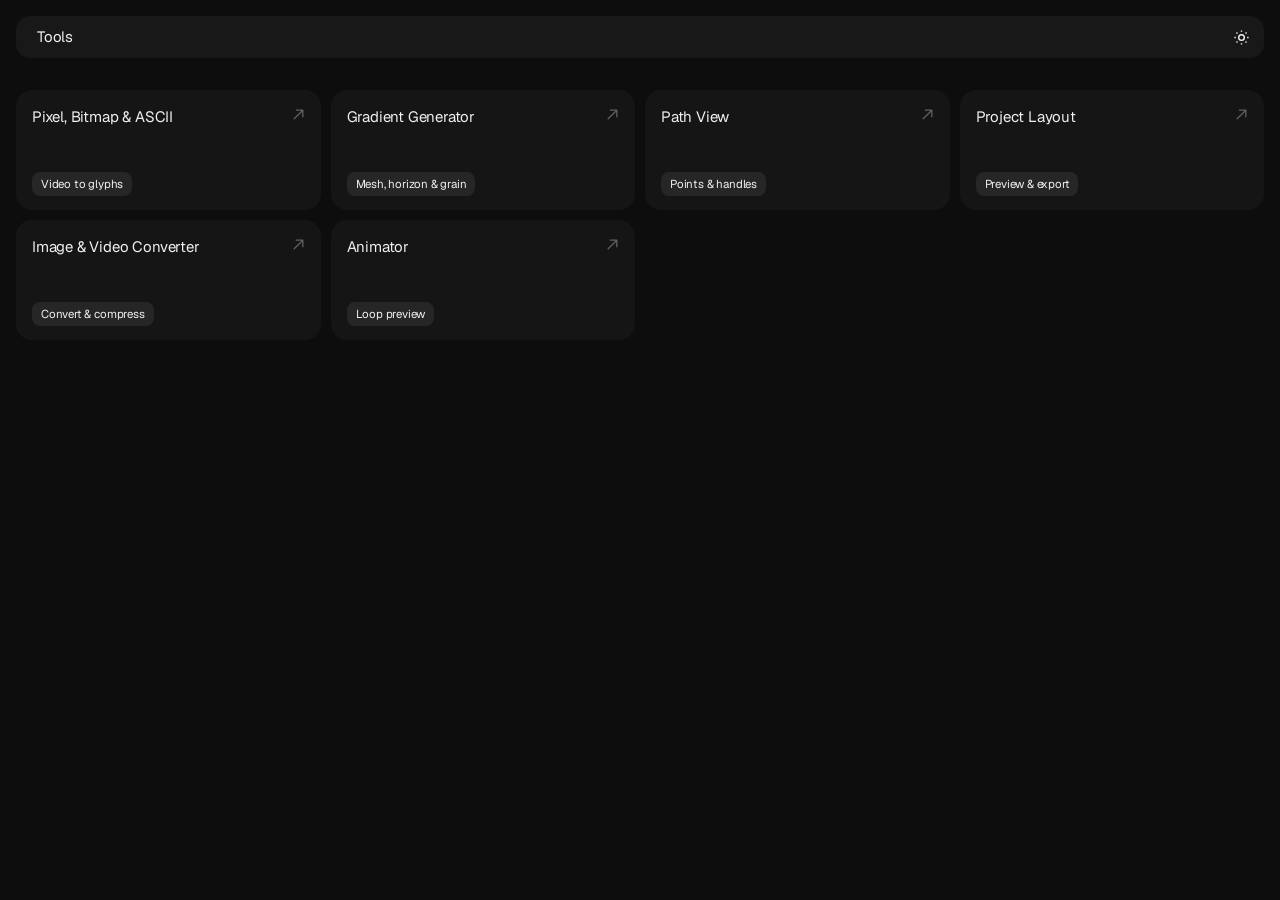
<file: index.html>
<!DOCTYPE html>
<html lang="en" data-theme="dark">
<head>
<meta charset="UTF-8">
<meta name="viewport" content="width=device-width, initial-scale=1.0">
<title>Tools – Vegar Efteland Melhus</title>
<link rel="icon" href="/tools/favicon.svg" type="image/svg+xml">
<link rel="icon" href="/tools/favicon-32.png" type="image/png" sizes="32x32">
<link rel="apple-touch-icon" href="/tools/favicon-180.png">
<meta name="robots" content="noindex, nofollow">
<link rel="stylesheet" href="/shared.css">
<style>
  body { padding: 90px 16px 40px; min-height: 100vh; }
  .hub-wrap { margin: 0; }   /* full width: lines up with the nav bar, 16px from each edge */

  /* Cards: flat tone panels. Every card is the whole click target. */
  .tool-grid { display: grid; grid-template-columns: repeat(auto-fill, minmax(260px, 1fr)); gap: 10px; }

  .tool-card {
    position: relative; display: flex; flex-direction: column; gap: 10px; min-height: 120px;
    padding: 16px 16px 14px; border-radius: var(--panel-radius); background: var(--surface);
    animation: cardIn 300ms var(--ease-out) both;
  }
  .tool-card.unavailable { opacity: 0.45; pointer-events: none; }

  .tool-card h2 { margin: 0; padding-right: 24px; font-size: 15px; font-weight: 400; }
  .tool-arrow { position: absolute; top: 18px; right: 16px; width: 13px; height: 13px; color: var(--muted); }
  .tool-foot { margin-top: auto; display: flex; gap: 6px; flex-wrap: wrap; }
  .chip { display: inline-flex; align-items: center; gap: 6px; height: 24px; padding: 0 9px;
    border-radius: 8px; background: var(--tone); font-size: 11.5px; color: var(--fg); }
  .chip .dot { width: 6px; height: 6px; border-radius: 2px; background: currentColor; }
  .chip.ok { color: #3f9b5a; } .chip.warn { color: var(--danger); }

  @keyframes cardIn { from { opacity: 0; transform: translateY(14px); } to { opacity: 1; transform: none; } }

</style>
<link rel="stylesheet" href="/tools/skin.css"><!-- last: the shared look wins -->
</head>
<body>

<div class="hub-nav">
  <div class="hub-pill" id="nav"><a href="/" class="active">Tools</a></div>
  <button class="theme-toggle-btn" id="themeToggle" title="Toggle theme">
    <svg viewBox="0 0 24 24" fill="none" stroke="currentColor" stroke-width="2" id="themeIcon">
      <path d="M21 12.79A9 9 0 1 1 11.21 3 7 7 0 0 0 21 12.79z"/>
    </svg>
  </button>
</div>

<main class="hub-wrap">
  <div class="tool-grid" id="grid"></div>
</main>

<script>
(function(){
  const root=document.documentElement, icon=document.getElementById("themeIcon");
  const sun='<circle cx="12" cy="12" r="4"/><path d="M12 2v2M12 20v2M4.93 4.93l1.41 1.41M17.66 17.66l1.41 1.41M2 12h2M20 12h2M6.34 17.66l-1.41 1.41M19.07 4.93l-1.41 1.41"/>';
  const moon='<path d="M21 12.79A9 9 0 1 1 11.21 3 7 7 0 0 0 21 12.79z"/>';
  const paint=()=>{ icon.innerHTML = root.getAttribute("data-theme")==="dark"?sun:moon; };
  const saved=localStorage.getItem("vegar-tools-theme");
  if(saved) root.setAttribute("data-theme",saved);
  paint();
  document.getElementById("themeToggle").addEventListener("click",()=>{
    const next=root.getAttribute("data-theme")==="dark"?"light":"dark";
    root.setAttribute("data-theme",next);
    localStorage.setItem("vegar-tools-theme",next); paint();
  });
})();

/* Static build for GitHub Pages: the tool list is baked in (no server).
   Emboss is left out, it needs the local Python engine. */
const TOOLS=[
 {
  "url": "tools/pixel/",
  "title": "Pixel, Bitmap & ASCII",
  "tag": "Video to glyphs",
  "icon": "M4 4h4v4H4zM10 4h4v4h-4zM16 4h4v4h-4zM4 10h4v4H4zM16 10h4v4h-4zM4 16h4v4H4zM10 16h4v4h-4z"
 },
 {
  "url": "tools/gradient/",
  "title": "Gradient Generator",
  "tag": "Mesh, horizon & grain",
  "icon": "M3 3h18v18H3zM3 12h18M3 17h18M3 7h18"
 },
 {
  "url": "tools/paths/",
  "title": "Path View",
  "tag": "Points & handles",
  "icon": "M5 19C5 9 9 5 19 5M5 19h.01M19 5h.01M5 9h4M15 19v-4"
 },
 {
  "url": "tools/layout/",
  "title": "Project Layout",
  "tag": "Preview & export",
  "icon": "M3 3h7v7H3zM14 3h7v7h-7zM3 14h7v7H3zM14 14h7v7h-7z"
 },
 {
  "url": "tools/converter/",
  "title": "Image & Video Converter",
  "tag": "Convert & compress",
  "icon": "M21 15v4a2 2 0 0 1-2 2H5a2 2 0 0 1-2-2v-4M7 10l5 5 5-5M12 15V3"
 },
 {
  "url": "tools/animator/",
  "title": "Animator",
  "tag": "Loop preview",
  "icon": "M3 4h14v12H3zM17 8l4-2v10l-4-2"
 }
];
(function(d){
  const grid=document.getElementById("grid"), nav=document.getElementById("nav");
  d.tools.forEach(function(t, i){
    const ok=t.available && t.engine_ready;

    const wrap=document.createElement(ok?"a":"div");
    if(ok) wrap.href="/"+t.url;
    wrap.className="tool-card"+(ok?"":" unavailable");
    wrap.style.animationDelay=(i*35)+"ms";
    let state="";
    if(!t.available) state="Not found";
    else if(t.engine && !t.engine_ready) state="Engine off";
    else if(t.engine) state="Local engine";
    const chips=['<span class="chip">'+t.tag+'</span>'];
    if(state) chips.push('<span class="chip '+(state==="Local engine"?"ok":"warn")+'"><i class="dot"></i>'+state+'</span>');
    wrap.innerHTML=
      '<svg class="tool-arrow" viewBox="0 0 12 12" fill="none" aria-hidden="true"><path d="M2 10L10 2M10 2H4M10 2V8" stroke="currentColor" stroke-width="1.2" stroke-linecap="round" stroke-linejoin="round"/></svg>'+
      '<h2>'+t.title+'</h2>'+
      '<div class="tool-foot">'+chips.join("")+'</div>';
    grid.appendChild(wrap);
  });
})({tools: TOOLS.map(t => Object.assign({available: true, engine_ready: true}, t))});
</script>
</body>
</html>
</file>
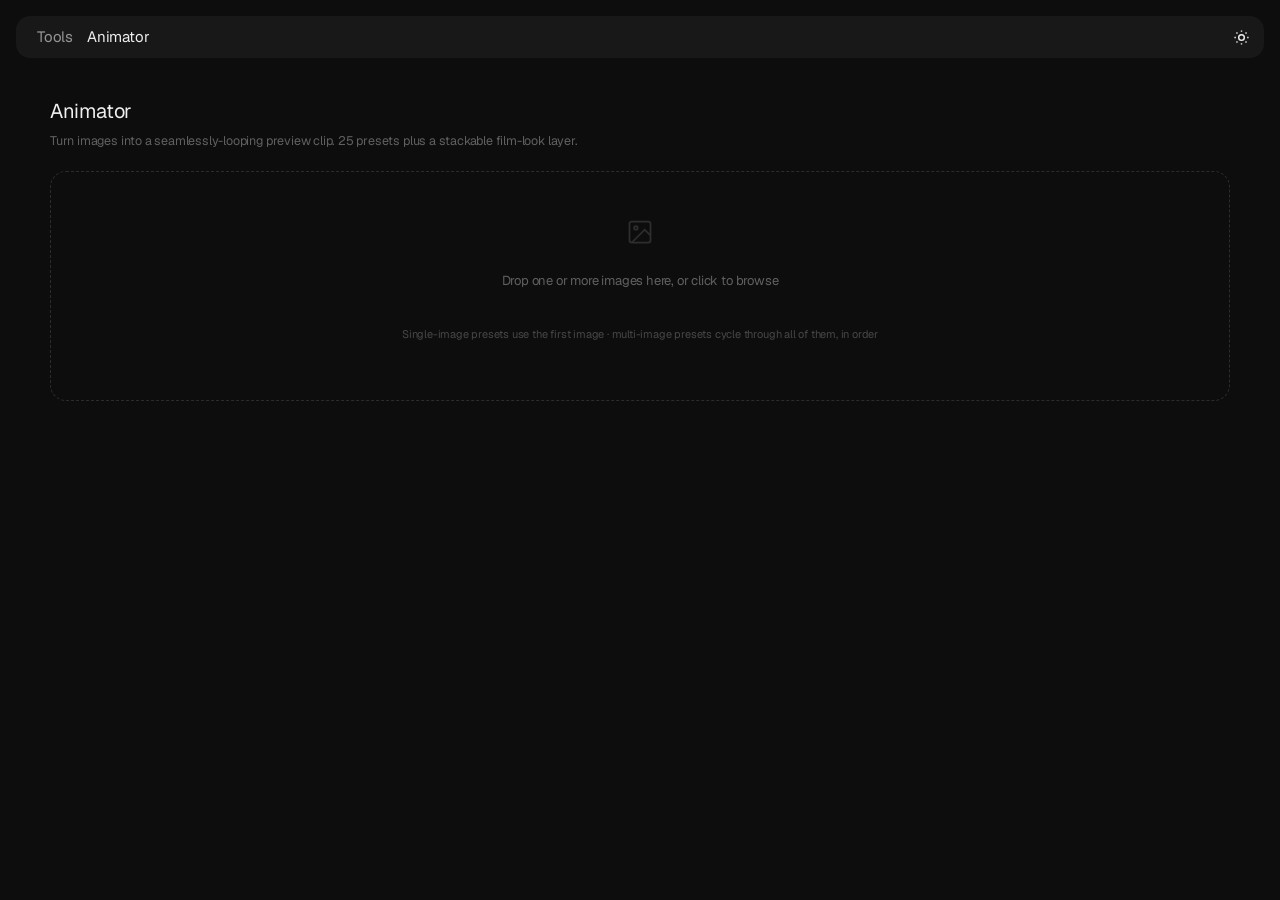
<file: tools/animator/index.html>
<!DOCTYPE html>
<html lang="en" data-theme="dark">
<head>
<meta charset="UTF-8">
<meta name="viewport" content="width=device-width, initial-scale=1.0">
<title>Animator – Tools</title>
<link rel="icon" href="/tools/favicon.svg" type="image/svg+xml">
<link rel="icon" href="/tools/favicon-32.png" type="image/png" sizes="32x32">
<link rel="apple-touch-icon" href="/tools/favicon-180.png">
<link rel="stylesheet" href="../shared.css">
<style>
  body { padding: 96px 16px 60px; }
  .wrap { max-width: 1180px; margin: 0 auto; }

  .page-head { margin-bottom: 20px; }
  .page-head h1 { font-size: 20px; font-weight: 600; margin: 0 0 6px; letter-spacing: -0.3px; }
  .page-head p { font-size: 12.5px; color: var(--muted); margin: 0; }

  .engine-note {
    font-size: 11.5px;
    color: var(--muted);
    margin-bottom: 18px;
    padding: 10px 14px;
    border: 1px solid var(--border);
    border-radius: 8px;
    background: var(--surface);
  }

  /* ─── Drop zone ─────────────────────────────────────────── */
  .drop-zone {
    display: flex;
    flex-direction: column;
    align-items: center;
    justify-content: center;
    gap: 12px;
    padding: 46px 24px;
    border: 2px dashed var(--border);
    border-radius: var(--radius);
    color: var(--muted);
    font-size: 13px;
    text-align: center;
    cursor: pointer;
    transition: border-color 200ms, background 200ms;
    margin-bottom: 18px;
  }
  .drop-zone.drag-over { border-color: var(--fg); background: rgba(128,128,128,0.06); }
  .drop-zone svg { width: 28px; height: 28px; opacity: 0.4; }
  .drop-zone .hint { font-size: 11px; opacity: 0.7; }
  input[type="file"] { display: none; }

  .thumb-strip { display: none; flex-wrap: wrap; gap: 8px; margin-bottom: 18px; }
  .thumb-strip.show { display: flex; }
  .thumb {
    position: relative;
    width: 72px; height: 72px;
    border-radius: 8px;
    overflow: hidden;
    background: var(--placeholder);
    border: 1px solid var(--border);
  }
  .thumb img { width: 100%; height: 100%; object-fit: cover; display: block; }
  .thumb .order { position: absolute; top: 4px; left: 4px; background: rgba(0,0,0,0.6); color: #fff; font-size: 9px; font-weight: 700; padding: 1px 5px; border-radius: 100px; }
  .thumb .remove {
    position: absolute; top: 4px; right: 4px;
    width: 18px; height: 18px; border-radius: 50%;
    border: none; background: rgba(0,0,0,0.6); color: #fff;
    font-size: 11px; line-height: 1; cursor: pointer;
    display: flex; align-items: center; justify-content: center;
  }
  .thumb.add-more { display: flex; align-items: center; justify-content: center; cursor: pointer; color: var(--muted); font-size: 20px; }
  .thumb.add-more:hover { color: var(--fg); }

  /* ─── Preset picker ─────────────────────────────────────── */
  .preset-section { display: none; }
  .preset-section.show { display: block; }
  .preset-group-head {
    display: flex; align-items: baseline; gap: 10px;
    margin-bottom: 8px;
  }
  .preset-group-label {
    font-size: 10px; font-weight: 600; text-transform: uppercase;
    letter-spacing: 0.5px; color: var(--muted);
  }
  .preset-group-note { font-size: 10.5px; color: var(--muted); opacity: 0.75; }

  .preset-grid {
    display: grid;
    grid-template-columns: repeat(5, 1fr);
    gap: 8px;
    margin-bottom: 18px;
  }
  @media (max-width: 980px) { .preset-grid { grid-template-columns: repeat(3, 1fr); } }
  @media (max-width: 620px) { .preset-grid { grid-template-columns: repeat(2, 1fr); } }

  .preset-card {
    padding: 11px 12px;
    border: 1px solid var(--border);
    border-radius: var(--radius);
    background: var(--surface);
    cursor: pointer;
    transition: box-shadow 200ms, border-color 200ms;
  }
  .preset-card:hover { box-shadow: var(--hover-shadow); }
  .preset-card.active { border-color: var(--fg); }
  .preset-card.disabled { opacity: 0.35; cursor: default; pointer-events: none; }
  .preset-card h3 { font-size: 12.5px; font-weight: 600; margin: 0 0 3px; }
  .preset-card p { font-size: 10.5px; color: var(--muted); margin: 0; line-height: 1.35; }

  /* ─── Workspace ─────────────────────────────────────────── */
  .workspace { display: none; gap: 20px; align-items: flex-start; flex-wrap: wrap; }
  .workspace.show { display: flex; }

  .sidebar {
    width: 290px;
    flex-shrink: 0;
    display: flex;
    flex-direction: column;
    gap: 14px;
    padding: 16px;
    border: 1px solid var(--border);
    border-radius: var(--radius);
    background: var(--surface);
  }

  .params-group { display: none; flex-direction: column; gap: 13px; }
  .params-group.active { display: flex; }

  .field { display: flex; flex-direction: column; gap: 6px; }
  .field label {
    font-size: 10px; font-weight: 600; text-transform: uppercase;
    letter-spacing: 0.5px; color: var(--muted);
    display: flex; justify-content: space-between; gap: 8px;
  }
  .field label .val { color: var(--fg); text-transform: none; letter-spacing: 0; font-weight: 500; }
  .field select, .field input[type="number"] {
    padding: 7px 10px; font-size: 12.5px; font-family: var(--font);
    border: 1px solid var(--border); border-radius: 8px;
    background: var(--bg); color: var(--fg); outline: none; width: 100%;
  }
  .field input[type="range"] {
    width: 100%; height: 4px;
    -webkit-appearance: none; appearance: none;
    background: var(--border); border-radius: 2px; outline: none;
  }
  .field input[type="range"]::-webkit-slider-thumb {
    -webkit-appearance: none;
    width: 13px; height: 13px; border-radius: 50%;
    background: var(--fg); cursor: grab;
  }
  .field input[type="color"] {
    width: 100%; height: 30px; padding: 0;
    border: 1px solid var(--border); border-radius: 8px;
    background: none; cursor: pointer;
  }

  .divider { height: 1px; background: var(--border); margin: 2px 0; }
  .section-label {
    font-size: 10px; font-weight: 600; text-transform: uppercase;
    letter-spacing: 0.5px; color: var(--muted);
  }
  .readout { font-size: 11.5px; color: var(--muted); }

  .check-row { display: flex; align-items: center; gap: 8px; font-size: 12.5px; }
  .check-row input { margin: 0; }

  .look-toggle-head {
    display: flex; align-items: center; justify-content: space-between;
    cursor: pointer; user-select: none;
  }
  .look-body { display: none; flex-direction: column; gap: 13px; margin-top: 4px; }
  .look-body.open { display: flex; }
  .look-chevron { font-size: 10px; color: var(--muted); transition: transform 200ms; }
  .look-chevron.open { transform: rotate(90deg); }

  /* ─── Preview area ──────────────────────────────────────── */
  .preview-area {
    flex: 1; min-width: 320px;
    display: flex; flex-direction: column; align-items: center; gap: 14px;
  }
  .preview-canvas-wrap {
    width: 100%;
    border: 1px solid var(--border);
    border-radius: var(--radius);
    padding: 16px;
    display: flex; align-items: center; justify-content: center;
    background: var(--bg);
    min-height: 260px;
  }
  #previewCanvas { max-width: 100%; max-height: 58vh; display: block; border-radius: 4px; }
  .export-row { display: flex; gap: 8px; align-items: center; flex-wrap: wrap; justify-content: center; }
  .rendering-note { font-size: 11px; color: var(--muted); min-height: 14px; text-align: center; }
  .progress-bar { width: 100%; max-width: 320px; height: 4px; background: var(--border); border-radius: 2px; overflow: hidden; }
  .progress-bar-fill { height: 100%; background: var(--fg); width: 0%; transition: width 150ms; }

  @media (max-width: 720px) { .sidebar { width: 100%; } }
</style>
<link rel="stylesheet" href="/tools/skin.css"><!-- last: the shared look wins -->
</head>
<body>

<div class="hub-nav">
  <div class="hub-pill">
    <a href="/">Tools</a>
    <span class="sep">&middot;</span>
    <a href="/tools/layout/">Layout</a>
    <span class="sep">&middot;</span>
    <a href="/tools/converter/">Converter</a>
    <span class="sep">&middot;</span>
    <a href="/tools/animator/" class="active">Animator</a>
    <span class="sep">&middot;</span>
    <a href="/tools/pixel/">Pixel</a>
    <span class="sep">&middot;</span>
    <a href="/tools/gradient/">Gradient</a>
    <span class="sep">&middot;</span>
    <a href="/tools/paths/">Paths</a>
  </div>
  <button class="theme-toggle-btn" id="themeToggle" title="Toggle theme">
    <svg viewBox="0 0 24 24" fill="none" stroke="currentColor" stroke-width="2" id="themeIcon"><path d="M21 12.79A9 9 0 1 1 11.21 3 7 7 0 0 0 21 12.79z"/></svg>
  </button>
</div>

<div class="wrap">
  <div class="page-head">
    <h1>Animator</h1>
    <p>Turn images into a seamlessly-looping preview clip. 25 presets plus a stackable film-look layer.</p>
  </div>


  <div id="dropZone" class="drop-zone">
    <svg viewBox="0 0 24 24" fill="none" stroke="currentColor" stroke-width="1.5"><rect x="3" y="3" width="18" height="18" rx="2"/><circle cx="8.5" cy="8.5" r="1.5"/><polyline points="21 15 16 10 5 21"/></svg>
    <p>Drop one or more images here, or click to browse</p>
    <p class="hint">Single-image presets use the first image · multi-image presets cycle through all of them, in order</p>
  </div>
  <input type="file" id="fileInput" accept="image/*" multiple>

  <div class="thumb-strip" id="thumbStrip"></div>

  <div class="preset-section" id="presetSection">
    <div class="preset-group-head">
      <span class="preset-group-label">Single Image</span>
      <span class="preset-group-note">ambient motion on one image</span>
    </div>
    <div class="preset-grid" id="presetGridSingle"></div>

    <div class="preset-group-head">
      <span class="preset-group-label">Multiple Images</span>
      <span class="preset-group-note" id="multiNote">transitions between images, needs 2+</span>
    </div>
    <div class="preset-grid" id="presetGridMulti"></div>
  </div>

  <div class="workspace" id="workspace">
    <div class="sidebar">
      <div id="paramsHost"></div>

      <div class="divider"></div>
      <div class="look-toggle-head" id="lookToggleHead">
        <span class="section-label">Film Look <span id="lookActiveCount" style="color:var(--fg);"></span></span>
        <span class="look-chevron" id="lookChevron">›</span>
      </div>
      <div class="look-body" id="lookBody"></div>

      <div class="divider"></div>
      <span class="section-label">Frame</span>
      <div class="field">
        <label>Aspect Ratio</label>
        <select id="aspectRatio">
          <option value="original">Original (first image)</option>
          <option value="1:1">Square 1:1</option>
          <option value="4:5">Portrait 4:5</option>
          <option value="3:2">Landscape 3:2</option>
          <option value="4:3">4:3</option>
          <option value="16:9">Widescreen 16:9</option>
        </select>
      </div>
      <div class="field"><label>Export Width <span class="val" id="exportWidthVal">1280px</span></label><input type="range" id="exportWidth" min="320" max="2560" step="20" value="1280"></div>
      <div class="field">
        <label>Frame Rate</label>
        <select id="fpsSelect">
          <option value="24">24 fps</option>
          <option value="30" selected>30 fps</option>
          <option value="60">60 fps</option>
        </select>
      </div>
      <button class="pill-btn" id="randomizeBtn">Surprise Me</button>
    </div>

    <div class="preview-area">
      <div class="preview-canvas-wrap">
        <canvas id="previewCanvas"></canvas>
      </div>
      <div class="rendering-note" id="renderingNote"></div>
      <div class="progress-bar" id="progressBar" style="display:none;"><div class="progress-bar-fill" id="progressFill"></div></div>
      <div class="export-row">
        <button class="pill-btn pill-btn-primary" id="exportMp4Btn">Download MP4</button>
        <button class="pill-btn" id="exportWebmBtn">Download WebM</button>
        <button class="pill-btn" id="exportGifBtn">Download GIF</button>
      </div>
    </div>
  </div>
</div>

<div class="toast" id="toast" style="position:fixed;bottom:24px;left:50%;transform:translateX(-50%) translateY(60px);background:var(--tag-bg);color:var(--tag-fg);padding:10px 20px;border-radius:100px;font-size:12px;font-weight:500;opacity:0;transition:transform 400ms var(--ease-out),opacity 400ms;pointer-events:none;z-index:600;"></div>

<script type="module">
// Isolated on purpose: only this tiny block needs an ES module (ffmpeg.wasm's
// worker requires it). Shares the vendored engine in tools/vendor instead of
// duplicating ~31MB. If this fails, only export breaks, everything else below
// runs as a plain classic script.
import { FFmpeg } from "../vendor/ffmpeg/index.js";
import { fetchFile } from "../vendor/util/index.js";
window.__ffmpegModule = { FFmpeg, fetchFile };
</script>

<script>
/* ================================================================
 * THEME (synced with hub via localStorage)
 * ================================================================ */
const root = document.documentElement;
const themeIcon = document.getElementById("themeIcon");
const sunPath = `<circle cx="12" cy="12" r="4"/><path d="M12 2v2M12 20v2M4.93 4.93l1.41 1.41M17.66 17.66l1.41 1.41M2 12h2M20 12h2M6.34 17.66l-1.41 1.41M19.07 4.93l-1.41 1.41"/>`;
const moonPath = `<path d="M21 12.79A9 9 0 1 1 11.21 3 7 7 0 0 0 21 12.79z"/>`;
function applyThemeIcon() { themeIcon.innerHTML = root.getAttribute("data-theme") === "dark" ? sunPath : moonPath; }
const savedTheme = localStorage.getItem("vegar-tools-theme");
if (savedTheme) root.setAttribute("data-theme", savedTheme);
applyThemeIcon();
document.getElementById("themeToggle").addEventListener("click", () => {
  const next = root.getAttribute("data-theme") === "dark" ? "light" : "dark";
  root.setAttribute("data-theme", next);
  localStorage.setItem("vegar-tools-theme", next);
  applyThemeIcon();
});

/* ================================================================
 * TOAST
 * ================================================================ */
const toastEl = document.getElementById("toast");
let toastTimer = null;
function showToast(msg, ms = 2400) {
  toastEl.textContent = msg;
  toastEl.style.transform = "translateX(-50%) translateY(0)";
  toastEl.style.opacity = "1";
  clearTimeout(toastTimer);
  toastTimer = setTimeout(() => { toastEl.style.transform = "translateX(-50%) translateY(60px)"; toastEl.style.opacity = "0"; }, ms);
}

/* ================================================================
 * EASING
 * Portfolio/editorial motion favours long sine & cubic ease-in-out for
 * ambient movement, with snappy curves reserved for the transition itself.
 * easeOutBack overshoots past 1 by design, callers must clamp.
 * ================================================================ */
const Easing = {
  linear: t => t,
  easeInOutQuad: t => t < 0.5 ? 2 * t * t : 1 - Math.pow(-2 * t + 2, 2) / 2,
  easeInOutCubic: t => t < 0.5 ? 4 * t * t * t : 1 - Math.pow(-2 * t + 2, 3) / 2,
  easeInOutSine: t => -(Math.cos(Math.PI * t) - 1) / 2,
  easeOutCubic: t => 1 - Math.pow(1 - t, 3),
  easeOutQuint: t => 1 - Math.pow(1 - t, 5),
  easeInCubic: t => t * t * t,
  easeOutBack: t => {
    const c1 = 1.70158, c3 = c1 + 1;
    return 1 + c3 * Math.pow(t - 1, 3) + c1 * Math.pow(t - 1, 2);
  },
};
// Symmetric 0->1->0 ramp, guaranteeing the loop's first and last frame match.
function yoyo(t) { return t < 0.5 ? t * 2 : (1 - t) * 2; }
function clamp(v, lo, hi) { return v < lo ? lo : v > hi ? hi : v; }

/* ================================================================
 * SCRATCH CANVAS POOL
 * Compositing effects need offscreen layers. Allocating a canvas per
 * frame churns memory hard during export (thousands of frames), so
 * layers are pooled by key and reused at the right size.
 * ================================================================ */
const _scratch = {};
function scratch(key, w, h) {
  let c = _scratch[key];
  if (!c) { c = _scratch[key] = document.createElement("canvas"); }
  if (c.width !== w || c.height !== h) { c.width = w; c.height = h; }
  const ctx = c.getContext("2d");
  ctx.imageSmoothingEnabled = true;
  ctx.imageSmoothingQuality = "high";
  ctx.setTransform(1, 0, 0, 1, 0, 0);
  ctx.globalAlpha = 1;
  ctx.filter = "none";
  ctx.globalCompositeOperation = "source-over";
  ctx.clearRect(0, 0, w, h);
  return { c, ctx };
}

/* ================================================================
 * IMAGE LOADING
 * ================================================================ */
let images = [];
const dropZone = document.getElementById("dropZone");
const fileInput = document.getElementById("fileInput");
const thumbStrip = document.getElementById("thumbStrip");
const presetSection = document.getElementById("presetSection");
const workspaceEl = document.getElementById("workspace");
const previewCanvas = document.getElementById("previewCanvas");
const renderingNote = document.getElementById("renderingNote");

dropZone.addEventListener("click", () => fileInput.click());
dropZone.addEventListener("dragover", e => { e.preventDefault(); dropZone.classList.add("drag-over"); });
dropZone.addEventListener("dragleave", () => dropZone.classList.remove("drag-over"));
dropZone.addEventListener("drop", e => {
  e.preventDefault();
  dropZone.classList.remove("drag-over");
  addFiles(e.dataTransfer.files);
});
fileInput.addEventListener("change", e => { addFiles(e.target.files); fileInput.value = ""; });

async function addFiles(fileList) {
  const files = Array.from(fileList).filter(f => f.type.startsWith("image/"));
  if (!files.length) return;
  for (const f of files) images.push(await createImageBitmap(f));
  onImagesChanged();
}

function removeImage(index) {
  images.splice(index, 1);
  onImagesChanged();
}

function onImagesChanged() {
  const has = images.length > 0;
  dropZone.style.display = has ? "none" : "";
  thumbStrip.classList.toggle("show", has);
  presetSection.classList.toggle("show", has);
  workspaceEl.classList.toggle("show", has);

  thumbStrip.innerHTML = "";
  images.forEach((bmp, i) => {
    const t = document.createElement("div");
    t.className = "thumb";
    const c = document.createElement("canvas");
    c.width = 72; c.height = 72;
    drawCover(c.getContext("2d"), bmp, 72, 72, 1, 0, 0);
    const img = document.createElement("img");
    img.src = c.toDataURL();
    t.appendChild(img);
    const order = document.createElement("span");
    order.className = "order";
    order.textContent = i + 1;
    t.appendChild(order);
    const rm = document.createElement("button");
    rm.className = "remove";
    rm.textContent = "×";
    rm.addEventListener("click", () => removeImage(i));
    t.appendChild(rm);
    thumbStrip.appendChild(t);
  });
  const addMore = document.createElement("div");
  addMore.className = "thumb add-more";
  addMore.textContent = "+";
  addMore.addEventListener("click", () => fileInput.click());
  thumbStrip.appendChild(addMore);

  updatePresetAvailability();
  updateReadouts();
  driveTick();
}

/* ================================================================
 * DRAWING HELPERS
 * ================================================================ */
function drawCover(ctx, bmp, canvasW, canvasH, scale, panX, panY) {
  const iw = bmp.width, ih = bmp.height;
  const canvasRatio = canvasW / canvasH, imgRatio = iw / ih;
  const baseScale = imgRatio > canvasRatio ? canvasH / ih : canvasW / iw;
  const finalScale = baseScale * scale;
  const drawW = iw * finalScale, drawH = ih * finalScale;
  const maxPanX = Math.max(0, (drawW - canvasW) / 2);
  const maxPanY = Math.max(0, (drawH - canvasH) / 2);
  const dx = (canvasW - drawW) / 2 + panX * maxPanX;
  const dy = (canvasH - drawH) / 2 + panY * maxPanY;
  ctx.drawImage(bmp, dx, dy, drawW, drawH);
}

// A cover-drawn image on its own pooled layer, the building block for
// every effect that needs to transform or composite a whole frame.
function imageLayer(key, bmp, w, h, scale = 1, panX = 0, panY = 0) {
  const { c, ctx } = scratch(key, w, h);
  drawCover(ctx, bmp, w, h, scale, panX, panY);
  return c;
}

function resetCtxState(ctx, w, h) {
  ctx.imageSmoothingEnabled = true;
  ctx.imageSmoothingQuality = "high";
  ctx.setTransform(1, 0, 0, 1, 0, 0);
  ctx.globalAlpha = 1;
  ctx.filter = "none";
  ctx.globalCompositeOperation = "source-over";
  ctx.clearRect(0, 0, w, h);
}

// Additive RGB recomposition: max/sum of an R-only, G-only and B-only copy
// reproduces the original exactly at zero offset, and splits into coloured
// fringes as the offset grows, real chromatic aberration, not a hue trick.
function drawRgbSplit(ctx, bmp, w, h, offset, angle) {
  const dx = Math.cos(angle) * offset, dy = Math.sin(angle) * offset;
  const chans = [["#ff0000", -dx, -dy], ["#00ff00", 0, 0], ["#0000ff", dx, dy]];
  ctx.save();
  ctx.globalCompositeOperation = "lighter";
  for (const [color, ox, oy] of chans) {
    const { c, ctx: cc } = scratch("rgb" + color, w, h);
    drawCover(cc, bmp, w, h, 1, 0, 0);
    cc.globalCompositeOperation = "multiply";
    cc.fillStyle = color;
    cc.fillRect(0, 0, w, h);
    ctx.drawImage(c, ox, oy);
  }
  ctx.restore();
}

// Luminance -> two-colour gradient map. Multiply pulls whites toward the
// highlight colour, lighten lifts blacks to the shadow colour.
function duotoneLayer(key, bmp, w, h, shadowHex, highlightHex) {
  const { c, ctx } = scratch(key, w, h);
  ctx.filter = "grayscale(1) contrast(1.08)";
  drawCover(ctx, bmp, w, h, 1, 0, 0);
  ctx.filter = "none";
  ctx.globalCompositeOperation = "multiply";
  ctx.fillStyle = highlightHex;
  ctx.fillRect(0, 0, w, h);
  ctx.globalCompositeOperation = "lighten";
  ctx.fillStyle = shadowHex;
  ctx.fillRect(0, 0, w, h);
  ctx.globalCompositeOperation = "source-over";
  return c;
}

// Horizontal-strip displacement. Strip height trades fidelity for speed;
// 4px keeps per-frame draw calls in the low hundreds even at export size.
// `src` is expected to be overscanned (see waveSource) so shifted strips
// never expose the transparent edge of the layer.
function drawWaveDistort(ctx, src, w, h, amp, freq, phase, bleed = 0) {
  const STRIP = 4;
  for (let y = 0; y < h; y += STRIP) {
    const sh = Math.min(STRIP, h - y);
    const off = amp * Math.sin((y / h) * freq * Math.PI * 2 + phase);
    // src is drawn at (w + 2*bleed) wide anchored at -bleed.
    ctx.drawImage(src, 0, y + bleed, src.width, sh, off - bleed, y, src.width, sh);
  }
}

// A cover layer with `bleed` extra pixels of real image on every side.
// The framing must stay identical to a plain drawCover(w, h) or the frame
// visibly pops whenever a preset switches between the two paths, so the
// image is cover-fitted to (w, h) and only then zoomed just enough to fill
// the margin, rather than being cover-fitted to the larger canvas.
function bleedZoom(w, h, bleed) { return 1 + (2 * bleed) / Math.min(w, h); }
function bleedLayer(key, bmp, w, h, bleed) {
  const { c, ctx } = scratch(key, w + bleed * 2, h + bleed * 2);
  ctx.translate(bleed, bleed);
  drawCover(ctx, bmp, w, h, bleedZoom(w, h, bleed), 0, 0);
  return c;
}

// Blur bleeds transparency inward from the layer edge. Scaling the source
// up so the soft boundary falls outside the visible frame keeps edges opaque.
function drawCoverBlurred(ctx, bmp, w, h, blurPx, scale = 1, panX = 0, panY = 0) {
  const overscan = blurPx > 0 ? 1 + (3 * blurPx) / Math.min(w, h) : 1;
  ctx.save();
  ctx.filter = blurPx > 0 ? `blur(${blurPx.toFixed(1)}px)` : "none";
  drawCover(ctx, bmp, w, h, scale * overscan, panX, panY);
  ctx.restore();
  ctx.filter = "none";
}

let _noiseTile = null;
function noiseTile() {
  if (_noiseTile) return _noiseTile;
  const size = 128;
  const c = document.createElement("canvas");
  c.width = size; c.height = size;
  const ctx = c.getContext("2d");
  const img = ctx.createImageData(size, size);
  for (let i = 0; i < size * size; i++) {
    const v = 128 + (Math.random() * 2 - 1) * 120;
    img.data[i * 4] = img.data[i * 4 + 1] = img.data[i * 4 + 2] = v;
    img.data[i * 4 + 3] = 255;
  }
  ctx.putImageData(img, 0, 0);
  _noiseTile = c;
  return c;
}

/* ================================================================
 * MULTI-IMAGE CYCLE
 * Which pair is on screen, and how far through the transition we are.
 * Wrapping next = (idx+1) % n is what closes the loop seamlessly.
 * ================================================================ */
function cycleState(t, holdSec, transitionSec) {
  const n = images.length;
  const seg = holdSec + transitionSec;
  const at = t * (n * seg);
  const idx = Math.floor(at / seg) % n;
  const within = at - idx * seg;
  const progress = within > holdSec ? Math.min(1, (within - holdSec) / transitionSec) : 0;
  return { n, idx, next: (idx + 1) % n, progress, within, seg };
}

/* ================================================================
 * PARAM SCHEMA SHORTHANDS
 * ================================================================ */
const R = (label, min, max, step, def, fmt) => ({ type: "range", label, min, max, step, def, fmt });
const S = (label, options, def) => ({ type: "select", label, options, def });
const C = (label, def) => ({ type: "color", label, def });
const secs = v => v.toFixed(2) + "s";
const secs1 = v => v.toFixed(1) + "s";
const mult = v => v.toFixed(2) + "×";
const pct = v => Math.round(v) + "%";
const px = v => Math.round(v) + "px";
const deg = v => Math.round(v) + "°";

// Research: images hold 60-75% of their segment, transitions land in the
// snappy 0.25-0.5s range. These defaults follow that ratio.
function multiParams(extra = {}, defHold = 1.6, defTrans = 0.45) {
  return Object.assign({
    hold: R("Hold per Image", 0.3, 4, 0.1, defHold, secs1),
    trans: R("Transition", 0.12, 2, 0.02, defTrans, secs),
  }, extra);
}
const DIRS_4 = [["left", "Left"], ["right", "Right"], ["up", "Up"], ["down", "Down"]];

/* ================================================================
 * PRESET REGISTRY
 * Each preset declares its own params and render function; every piece
 * of UI (cards, sliders, readouts) is generated from this list, so a new
 * preset is one entry here and nothing else.
 *   render(ctx, w, h, t, p), t is normalised loop progress 0..1.
 *   All presets are periodic by construction: single-image ones yoyo,
 *   multi-image ones wrap through cycleState.
 * ================================================================ */
const PRESETS = [
  /* ── Single image ─────────────────────────────────────────── */
  {
    id: "kenburns", name: "Ken Burns", group: "single",
    desc: "Slow zoom and pan across the frame.",
    params: {
      duration: R("Duration", 2, 12, 0.5, 6, secs1),
      zoom: R("Zoom Amount", 1, 1.5, 0.01, 1.12, mult),
      pan: S("Pan Direction", [["none", "None (zoom only)"], ["lr", "Left ↔ Right"], ["tb", "Top ↔ Bottom"], ["diag", "Diagonal"]], "lr"),
    },
    loop: p => p.duration,
    render(ctx, w, h, t, p) {
      const e = Easing.easeInOutSine(yoyo(t));
      const scale = 1 + (p.zoom - 1) * e;
      const pan = t < 0.5 ? t * 4 - 1 : 3 - t * 4;
      let px = 0, py = 0;
      if (p.pan === "lr") px = pan;
      else if (p.pan === "tb") py = pan;
      else if (p.pan === "diag") { px = pan; py = pan; }
      drawCover(ctx, images[0], w, h, scale, px, py);
    },
  },
  {
    id: "pulse", name: "Zoom Pulse", group: "single",
    desc: "Gentle breathing zoom. Good for logos.",
    params: {
      duration: R("Duration", 1, 8, 0.5, 3.5, secs1),
      amount: R("Pulse Amount", 2, 30, 1, 7, pct),
    },
    loop: p => p.duration,
    render(ctx, w, h, t, p) {
      const scale = 1 + (p.amount / 100) * Easing.easeInOutSine(yoyo(t));
      drawCover(ctx, images[0], w, h, scale, 0, 0);
    },
  },
  {
    id: "elastic", name: "Elastic Zoom", group: "single",
    desc: "Punchy spring zoom with overshoot.",
    params: {
      duration: R("Duration", 1, 6, 0.25, 2.5, secs),
      zoom: R("Zoom Amount", 1.05, 1.6, 0.01, 1.2, mult),
    },
    loop: p => p.duration,
    render(ctx, w, h, t, p) {
      const scale = Math.max(1, 1 + (p.zoom - 1) * Easing.easeOutBack(yoyo(t)));
      drawCover(ctx, images[0], w, h, scale, 0, 0);
    },
  },
  {
    id: "parallax", name: "Parallax Drift", group: "single",
    desc: "Blurred backdrop drifts behind a sharp layer.",
    params: {
      duration: R("Duration", 3, 12, 0.5, 7, secs1),
      depth: R("Depth", 2, 30, 1, 12, pct),
      blur: R("Backdrop Blur", 2, 40, 1, 18, px),
    },
    loop: p => p.duration,
    render(ctx, w, h, t, p) {
      const bmp = images[0];
      const swing = Math.sin(t * Math.PI * 2);
      const d = p.depth / 100;
      ctx.save();
      ctx.filter = `blur(${p.blur}px)`;
      drawCover(ctx, bmp, w, h, 1.25, swing * d, swing * d * 0.4);
      ctx.restore();
      ctx.filter = "none";
      const fg = imageLayer("px_fg", bmp, w, h, 1.04, -swing * d * 0.5, 0);
      ctx.drawImage(fg, 0, 0);
    },
  },
  {
    id: "sway", name: "Sway & Tilt", group: "single",
    desc: "Slow rotational drift, handheld feel.",
    params: {
      duration: R("Duration", 3, 12, 0.5, 8, secs1),
      angle: R("Tilt", 0.3, 4, 0.1, 1.2, v => v.toFixed(1) + "°"),
      zoom: R("Base Zoom", 1.05, 1.4, 0.01, 1.12, mult),
    },
    loop: p => p.duration,
    render(ctx, w, h, t, p) {
      const a = Math.sin(t * Math.PI * 2) * (p.angle * Math.PI / 180);
      ctx.save();
      ctx.translate(w / 2, h / 2);
      ctx.rotate(a);
      ctx.translate(-w / 2, -h / 2);
      drawCover(ctx, images[0], w, h, p.zoom, 0, 0);
      ctx.restore();
    },
  },
  {
    id: "focus", name: "Focus Pull", group: "single",
    desc: "Cinematic rack focus in and out.",
    params: {
      duration: R("Duration", 2, 10, 0.5, 5, secs1),
      maxBlur: R("Max Blur", 2, 40, 1, 14, px),
      zoom: R("Zoom", 1, 1.3, 0.01, 1.05, mult),
    },
    loop: p => p.duration,
    render(ctx, w, h, t, p) {
      const e = Easing.easeInOutSine(yoyo(t));
      drawCoverBlurred(ctx, images[0], w, h, (1 - e) * p.maxBlur, p.zoom, 0, 0);
    },
  },
  {
    id: "glitchpulse", name: "Glitch Pulse", group: "single",
    desc: "Periodic RGB-split bursts.",
    params: {
      duration: R("Duration", 1, 8, 0.25, 3, secs),
      bursts: R("Bursts per Loop", 1, 6, 1, 2, v => Math.round(v)),
      intensity: R("Intensity", 2, 40, 1, 14, px),
    },
    loop: p => p.duration,
    render(ctx, w, h, t, p) {
      // Spike must be zero at BOTH ends of each burst period, otherwise the
      // loop seam lands mid-glitch and jumps. sin^10 peaks hard mid-burst
      // and returns to exactly 0 at phase 0 and 1.
      const phase = (t * p.bursts) % 1;
      const spike = Math.pow(Math.sin(phase * Math.PI), 10);
      const offset = spike * p.intensity;
      if (offset < 0.4) { drawCover(ctx, images[0], w, h, 1, 0, 0); return; }
      drawRgbSplit(ctx, images[0], w, h, offset, 0);
    },
  },
  {
    id: "duotoneshift", name: "Duotone Shift", group: "single",
    desc: "Fades between full colour and a duotone grade.",
    params: {
      duration: R("Duration", 2, 12, 0.5, 6, secs1),
      shadow: C("Shadow Colour", "#1b2a4a"),
      highlight: C("Highlight Colour", "#ff7a59"),
      zoom: R("Zoom", 1, 1.3, 0.01, 1.06, mult),
    },
    loop: p => p.duration,
    render(ctx, w, h, t, p) {
      const bmp = images[0];
      const mix = Easing.easeInOutSine(yoyo(t));
      drawCover(ctx, bmp, w, h, p.zoom, 0, 0);
      if (mix > 0.001) {
        const duo = duotoneLayer("duo_single", bmp, w, h, p.shadow, p.highlight);
        ctx.save();
        ctx.globalAlpha = mix;
        // Match the base layer's zoom so the two align while cross-mixing.
        const sc = p.zoom;
        ctx.drawImage(duo, (w - w * sc) / 2, (h - h * sc) / 2, w * sc, h * sc);
        ctx.restore();
      }
    },
  },

  /* ── Multiple images ──────────────────────────────────────── */
  {
    id: "flipbook", name: "Frame by Frame", group: "multi",
    desc: "Hard cuts between images. Stop-motion / flipbook.",
    params: {
      fps: R("Speed", 1, 24, 1, 6, v => Math.round(v) + " fps"),
      order: S("Order", [["forward", "Forward loop"], ["pingpong", "Ping-pong"]], "forward"),
    },
    // Ping-pong walks out and back without repeating the end frames, so a
    // 3-image set is A B C B, 2n-2 steps, still a clean wrap to A.
    loop: (p, n) => (p.order === "pingpong" && n > 2 ? 2 * n - 2 : n) / p.fps,
    render(ctx, w, h, t, p) {
      const n = images.length;
      const steps = (p.order === "pingpong" && n > 2) ? 2 * n - 2 : n;
      const step = Math.min(steps - 1, Math.floor(t * steps));
      const idx = step < n ? step : 2 * n - 2 - step;
      drawCover(ctx, images[idx], w, h, 1, 0, 0);
    },
  },
  {
    id: "crossfade", name: "Crossfade", group: "multi",
    desc: "Images dissolve into each other.",
    params: multiParams(),
    loop: (p, n) => n * (p.hold + p.trans),
    render(ctx, w, h, t, p) {
      const { idx, next, progress } = cycleState(t, p.hold, p.trans);
      drawCover(ctx, images[idx], w, h, 1, 0, 0);
      if (progress > 0) {
        ctx.save();
        ctx.globalAlpha = Easing.easeInOutSine(progress);
        drawCover(ctx, images[next], w, h, 1, 0, 0);
        ctx.restore();
      }
    },
  },
  {
    id: "slide", name: "Slide", group: "multi",
    desc: "Images push past each other.",
    params: multiParams({ direction: S("Direction", DIRS_4, "left") }),
    loop: (p, n) => n * (p.hold + p.trans),
    render(ctx, w, h, t, p) {
      const { idx, next, progress } = cycleState(t, p.hold, p.trans);
      const e = Easing.easeInOutCubic(progress);
      let cx = 0, cy = 0, nx = 0, ny = 0;
      if (p.direction === "left") { cx = -e * w; nx = (1 - e) * w; }
      else if (p.direction === "right") { cx = e * w; nx = -(1 - e) * w; }
      else if (p.direction === "up") { cy = -e * h; ny = (1 - e) * h; }
      else { cy = e * h; ny = -(1 - e) * h; }
      ctx.drawImage(imageLayer("sl_a", images[idx], w, h), cx, cy);
      if (progress > 0) ctx.drawImage(imageLayer("sl_b", images[next], w, h), nx, ny);
    },
  },
  {
    id: "zoompush", name: "Zoom Push", group: "multi",
    desc: "Outgoing image pushes in as the next settles.",
    params: multiParams({ strength: R("Push Strength", 5, 40, 1, 18, pct) }),
    loop: (p, n) => n * (p.hold + p.trans),
    render(ctx, w, h, t, p) {
      const { idx, next, progress } = cycleState(t, p.hold, p.trans);
      const e = Easing.easeInOutCubic(progress);
      const s = p.strength / 100;
      drawCover(ctx, images[next], w, h, 1 + s * (1 - e), 0, 0);
      if (e < 1) {
        ctx.save();
        ctx.globalAlpha = 1 - e;
        ctx.filter = `blur(${(e * 10).toFixed(1)}px)`;
        drawCover(ctx, images[idx], w, h, 1 + s * e, 0, 0);
        ctx.restore();
        ctx.filter = "none";
      }
    },
  },
  {
    id: "wipe", name: "Wipe Reveal", group: "multi",
    desc: "Hard-edged directional wipe.",
    params: multiParams({ direction: S("Direction", [["ltr", "Left → Right"], ["rtl", "Right → Left"], ["ttb", "Top → Bottom"], ["btt", "Bottom → Top"]], "ltr") }),
    loop: (p, n) => n * (p.hold + p.trans),
    render(ctx, w, h, t, p) {
      const { idx, next, progress } = cycleState(t, p.hold, p.trans);
      drawCover(ctx, images[idx], w, h, 1, 0, 0);
      if (progress > 0) {
        const e = Easing.easeInOutCubic(progress);
        ctx.save();
        ctx.beginPath();
        if (p.direction === "ltr") ctx.rect(0, 0, w * e, h);
        else if (p.direction === "rtl") ctx.rect(w * (1 - e), 0, w * e, h);
        else if (p.direction === "ttb") ctx.rect(0, 0, w, h * e);
        else ctx.rect(0, h * (1 - e), w, h * e);
        ctx.clip();
        drawCover(ctx, images[next], w, h, 1, 0, 0);
        ctx.restore();
      }
    },
  },
  {
    id: "blur", name: "Blur Dissolve", group: "multi",
    desc: "Cinematic focus-pull between images.",
    params: multiParams({ maxBlur: R("Max Blur", 4, 40, 1, 16, px) }, 1.6, 0.7),
    loop: (p, n) => n * (p.hold + p.trans),
    render(ctx, w, h, t, p) {
      const { idx, next, progress } = cycleState(t, p.hold, p.trans);
      drawCover(ctx, images[idx], w, h, 1, 0, 0);
      if (progress > 0) {
        const e = Easing.easeInOutSine(progress);
        ctx.save();
        ctx.globalAlpha = e;
        ctx.filter = `blur(${((1 - e) * p.maxBlur).toFixed(1)}px)`;
        drawCover(ctx, images[next], w, h, 1, 0, 0);
        ctx.restore();
        ctx.filter = "none";
      }
    },
  },
  {
    id: "split", name: "Split Reveal", group: "multi",
    desc: "Frame splits apart to reveal the next.",
    params: multiParams({ direction: S("Direction", [["horizontal", "Horizontal"], ["vertical", "Vertical"]], "horizontal") }),
    loop: (p, n) => n * (p.hold + p.trans),
    render(ctx, w, h, t, p) {
      const { idx, next, progress } = cycleState(t, p.hold, p.trans);
      drawCover(ctx, images[next], w, h, 1, 0, 0);
      if (progress <= 0) { drawCover(ctx, images[idx], w, h, 1, 0, 0); return; }
      const e = Easing.easeInOutCubic(progress);
      const cur = imageLayer("sp_a", images[idx], w, h);
      if (p.direction === "horizontal") {
        const half = w / 2;
        ctx.drawImage(cur, 0, 0, half, h, -e * half, 0, half, h);
        ctx.drawImage(cur, half, 0, half, h, half + e * half, 0, half, h);
      } else {
        const half = h / 2;
        ctx.drawImage(cur, 0, 0, w, half, 0, -e * half, w, half);
        ctx.drawImage(cur, 0, half, w, half, 0, half + e * half, w, half);
      }
    },
  },
  {
    id: "iris", name: "Iris Reveal", group: "multi",
    desc: "Circular mask opens onto the next image.",
    params: multiParams({ mode: S("Mode", [["open", "Open (grow)"], ["close", "Close (shrink)"]], "open") }),
    loop: (p, n) => n * (p.hold + p.trans),
    render(ctx, w, h, t, p) {
      const { idx, next, progress } = cycleState(t, p.hold, p.trans);
      const maxR = Math.sqrt(w * w + h * h) / 2;
      if (p.mode === "open") {
        drawCover(ctx, images[idx], w, h, 1, 0, 0);
        if (progress > 0) {
          ctx.save();
          ctx.beginPath();
          ctx.arc(w / 2, h / 2, Easing.easeInOutCubic(progress) * maxR, 0, Math.PI * 2);
          ctx.clip();
          drawCover(ctx, images[next], w, h, 1, 0, 0);
          ctx.restore();
        }
      } else {
        drawCover(ctx, images[next], w, h, 1, 0, 0);
        if (progress < 1) {
          ctx.save();
          ctx.beginPath();
          ctx.arc(w / 2, h / 2, (1 - Easing.easeInOutCubic(progress)) * maxR, 0, Math.PI * 2);
          ctx.clip();
          drawCover(ctx, images[idx], w, h, 1, 0, 0);
          ctx.restore();
        }
      }
    },
  },
  {
    id: "mosaic", name: "Mosaic Reveal", group: "multi",
    desc: "Grid tiles flip over in sequence.",
    params: multiParams({
      cols: R("Columns", 2, 16, 1, 6, v => Math.round(v)),
      order: S("Order", [["diagonal", "Diagonal sweep"], ["random", "Scattered"], ["ltr", "Left to right"]], "diagonal"),
    }, 1.6, 0.8),
    loop: (p, n) => n * (p.hold + p.trans),
    render(ctx, w, h, t, p) {
      const { idx, next, progress } = cycleState(t, p.hold, p.trans);
      drawCover(ctx, images[idx], w, h, 1, 0, 0);
      if (progress <= 0) return;
      const cols = Math.round(p.cols);
      const rows = Math.max(1, Math.round(cols * h / w));
      const tw = w / cols, th = h / rows;
      const nextLayer = imageLayer("mo_b", images[next], w, h);
      const total = cols + rows;
      for (let r = 0; r < rows; r++) {
        for (let c = 0; c < cols; c++) {
          let delay;
          if (p.order === "diagonal") delay = (c + r) / total;
          else if (p.order === "ltr") delay = c / cols;
          else {
            // Deterministic hash so the scatter is identical every render, // preview and exported frames must agree.
            const hsh = Math.sin(r * 127.1 + c * 311.7) * 43758.5453;
            delay = hsh - Math.floor(hsh);
          }
          const local = clamp((progress - delay * 0.6) / 0.4, 0, 1);
          if (local <= 0) continue;
          const e = Easing.easeOutCubic(local);
          const x = c * tw, y = r * th;
          const inset = (1 - e) * tw * 0.5;
          ctx.save();
          ctx.globalAlpha = e;
          ctx.beginPath();
          ctx.rect(x + inset, y + inset * (th / tw), tw - inset * 2, th - inset * 2 * (th / tw));
          ctx.clip();
          ctx.drawImage(nextLayer, 0, 0);
          ctx.restore();
        }
      }
    },
  },
  {
    id: "blinds", name: "Blinds", group: "multi",
    desc: "Venetian strips sweep the next image in.",
    params: multiParams({
      strips: R("Strips", 3, 24, 1, 9, v => Math.round(v)),
      orient: S("Orientation", [["vertical", "Vertical"], ["horizontal", "Horizontal"]], "vertical"),
    }),
    loop: (p, n) => n * (p.hold + p.trans),
    render(ctx, w, h, t, p) {
      const { idx, next, progress } = cycleState(t, p.hold, p.trans);
      drawCover(ctx, images[idx], w, h, 1, 0, 0);
      if (progress <= 0) return;
      const e = Easing.easeInOutCubic(progress);
      const n = Math.round(p.strips);
      const nextLayer = imageLayer("bl_b", images[next], w, h);
      ctx.save();
      ctx.beginPath();
      if (p.orient === "vertical") {
        const sw = w / n;
        for (let i = 0; i < n; i++) ctx.rect(i * sw, 0, sw * e, h);
      } else {
        const sh = h / n;
        for (let i = 0; i < n; i++) ctx.rect(0, i * sh, w, sh * e);
      }
      ctx.clip();
      ctx.drawImage(nextLayer, 0, 0);
      ctx.restore();
    },
  },
  {
    id: "flip", name: "Card Flip", group: "multi",
    desc: "Faux 3D flip, swapping at the edge.",
    params: multiParams({
      axis: S("Axis", [["y", "Vertical axis"], ["x", "Horizontal axis"]], "y"),
      backdrop: C("Backdrop", "#0d0d0d"),
    }, 1.6, 0.6),
    loop: (p, n) => n * (p.hold + p.trans),
    render(ctx, w, h, t, p) {
      const { idx, next, progress } = cycleState(t, p.hold, p.trans);
      if (progress <= 0) { drawCover(ctx, images[idx], w, h, 1, 0, 0); return; }
      const e = Easing.easeInOutSine(progress);
      // Compress to an edge at the halfway point, then swap the face.
      const squash = Math.abs(Math.cos(e * Math.PI));
      const shown = e < 0.5 ? images[idx] : images[next];
      const layer = imageLayer("fl", shown, w, h);
      // The card leaves most of the frame empty while edge-on; without a
      // filled backdrop that area exports as flat black.
      ctx.fillStyle = p.backdrop;
      ctx.fillRect(0, 0, w, h);
      ctx.save();
      ctx.translate(w / 2, h / 2);
      if (p.axis === "y") ctx.scale(Math.max(0.001, squash), 1);
      else ctx.scale(1, Math.max(0.001, squash));
      ctx.translate(-w / 2, -h / 2);
      ctx.drawImage(layer, 0, 0);
      ctx.restore();
    },
  },
  {
    id: "skew", name: "Skew Slide", group: "multi",
    desc: "Sheared slide with motion lean.",
    params: multiParams({
      direction: S("Direction", DIRS_4, "left"),
      shear: R("Shear", 4, 40, 1, 16, deg),
    }),
    loop: (p, n) => n * (p.hold + p.trans),
    render(ctx, w, h, t, p) {
      const { idx, next, progress } = cycleState(t, p.hold, p.trans);
      const e = Easing.easeInOutCubic(progress);
      // Lean peaks mid-transition and returns to square at both ends.
      const lean = Math.sin(e * Math.PI) * Math.tan(p.shear * Math.PI / 180);
      const horiz = p.direction === "left" || p.direction === "right";
      const sign = (p.direction === "left" || p.direction === "up") ? -1 : 1;
      const drawLeaning = (layer, dx, dy) => {
        ctx.save();
        if (horiz) ctx.transform(1, 0, lean, 1, dx - lean * h / 2, dy);
        else ctx.transform(1, lean, 0, 1, dx, dy - lean * w / 2);
        ctx.drawImage(layer, 0, 0);
        ctx.restore();
      };
      const dCur = horiz ? sign * e * w : 0, dCurY = horiz ? 0 : sign * e * h;
      const dNext = horiz ? -sign * (1 - e) * w : 0, dNextY = horiz ? 0 : -sign * (1 - e) * h;
      drawLeaning(imageLayer("sk_a", images[idx], w, h), dCur, dCurY);
      if (progress > 0) drawLeaning(imageLayer("sk_b", images[next], w, h), dNext, dNextY);
    },
  },
  {
    id: "flash", name: "Flash Cut", group: "multi",
    desc: "Hard cut masked by a colour flash.",
    params: multiParams({ flashColor: C("Flash Colour", "#ffffff") }, 1.8, 0.28),
    loop: (p, n) => n * (p.hold + p.trans),
    render(ctx, w, h, t, p) {
      const { idx, next, progress } = cycleState(t, p.hold, p.trans);
      drawCover(ctx, images[progress < 0.5 ? idx : next], w, h, 1, 0, 0);
      if (progress > 0 && progress < 1) {
        ctx.save();
        ctx.globalAlpha = Math.sin(progress * Math.PI);
        ctx.fillStyle = p.flashColor;
        ctx.fillRect(0, 0, w, h);
        ctx.restore();
      }
    },
  },
  {
    id: "glitchcut", name: "Glitch Cut", group: "multi",
    desc: "Torn slices and RGB split across the cut.",
    params: multiParams({ intensity: R("Intensity", 4, 60, 1, 22, px) }, 1.8, 0.35),
    loop: (p, n) => n * (p.hold + p.trans),
    render(ctx, w, h, t, p) {
      const { idx, next, progress } = cycleState(t, p.hold, p.trans);
      if (progress <= 0) { drawCover(ctx, images[idx], w, h, 1, 0, 0); return; }
      if (progress >= 1) { drawCover(ctx, images[next], w, h, 1, 0, 0); return; }
      const burst = Math.sin(progress * Math.PI);
      const a = imageLayer("gc_a", images[idx], w, h);
      const b = imageLayer("gc_b", images[next], w, h);
      const SLICES = 14;
      const sh = h / SLICES;
      for (let i = 0; i < SLICES; i++) {
        // Deterministic per-slice jitter keyed to the transition step so
        // preview and export produce identical frames.
        const step = Math.floor(progress * 12);
        const hsh = Math.sin(i * 91.7 + step * 47.3) * 43758.5453;
        const rnd = hsh - Math.floor(hsh);
        const useNext = rnd < progress;
        const off = (rnd - 0.5) * 2 * p.intensity * burst;
        ctx.drawImage(useNext ? b : a, 0, i * sh, w, sh, off, i * sh, w, sh);
      }
      if (burst > 0.15) {
        ctx.save();
        ctx.globalAlpha = burst * 0.5;
        drawRgbSplit(ctx, images[progress < 0.5 ? idx : next], w, h, burst * p.intensity * 0.5, 0);
        ctx.restore();
      }
    },
  },
  {
    id: "wave", name: "Wave Dissolve", group: "multi",
    desc: "Liquid ripple carries one image into the next.",
    params: multiParams({
      amp: R("Amplitude", 4, 60, 1, 22, px),
      freq: R("Frequency", 1, 8, 0.5, 3, v => v.toFixed(1)),
    }, 1.6, 0.8),
    loop: (p, n) => n * (p.hold + p.trans),
    render(ctx, w, h, t, p) {
      const { idx, next, progress } = cycleState(t, p.hold, p.trans);
      // Layers carry a margin of `bleed` so a strip displaced by up to
      // `amp` still has real pixels under it instead of a transparent gap.
      // Every frame, holds included, goes through this same path so the
      // slight bleed zoom never changes mid-loop.
      const bleed = Math.ceil(p.amp) + 2;
      const a = bleedLayer("wv_a", images[idx], w, h, bleed);
      if (progress <= 0) { drawWaveDistort(ctx, a, w, h, 0, p.freq, 0, bleed); return; }
      // Amplitude rises and falls within the transition so both ends are flat.
      const amp = Math.sin(progress * Math.PI) * p.amp;
      const phase = progress * Math.PI * 2;
      const b = bleedLayer("wv_b", images[next], w, h, bleed);
      drawWaveDistort(ctx, a, w, h, amp, p.freq, phase, bleed);
      ctx.save();
      ctx.globalAlpha = Easing.easeInOutSine(progress);
      const { c: bc, ctx: bctx } = scratch("wv_out", w, h);
      drawWaveDistort(bctx, b, w, h, -amp, p.freq, phase, bleed);
      ctx.drawImage(bc, 0, 0);
      ctx.restore();
    },
  },
  {
    id: "marquee", name: "Marquee Strip", group: "multi",
    desc: "Continuous scrolling filmstrip of every image.",
    params: {
      perImage: R("Seconds per Image", 0.6, 5, 0.1, 1.8, secs1),
      gap: R("Gap", 0, 60, 2, 12, px),
      direction: S("Direction", [["left", "Left"], ["right", "Right"]], "left"),
      backdrop: C("Gap Colour", "#0d0d0d"),
    },
    loop: (p, n) => n * p.perImage,
    render(ctx, w, h, t, p) {
      const n = images.length;
      const slotW = w + p.gap;
      // The gaps between slides are empty; fill them so they don't export black.
      ctx.fillStyle = p.backdrop;
      ctx.fillRect(0, 0, w, h);
      // Scroll exactly n slots per loop so the strip wraps onto itself.
      const dir = p.direction === "left" ? -1 : 1;
      const shift = dir * t * n * slotW;
      for (let k = -1; k <= n; k++) {
        const bmp = images[((k % n) + n) % n];
        let x = k * slotW + shift;
        // Wrap into the visible band.
        x = ((x % (n * slotW)) + n * slotW) % (n * slotW);
        if (x > w) x -= n * slotW;
        if (x + w < 0 || x > w) continue;
        ctx.drawImage(imageLayer("mq_" + (((k % n) + n) % n), bmp, w, h), x, 0);
      }
    },
  },
  {
    id: "duotonecut", name: "Duotone Cut", group: "multi",
    desc: "Transitions through a graded duotone frame.",
    params: multiParams({
      shadow: C("Shadow Colour", "#12203c"),
      highlight: C("Highlight Colour", "#f2a65a"),
    }, 1.6, 0.7),
    loop: (p, n) => n * (p.hold + p.trans),
    render(ctx, w, h, t, p) {
      const { idx, next, progress } = cycleState(t, p.hold, p.trans);
      if (progress <= 0) { drawCover(ctx, images[idx], w, h, 1, 0, 0); return; }
      // Graded in the first half, back to full colour on the new image.
      const grade = Math.sin(progress * Math.PI);
      const which = progress < 0.5 ? idx : next;
      drawCover(ctx, images[which], w, h, 1, 0, 0);
      if (grade > 0.001) {
        const duo = duotoneLayer("duo_cut", images[which], w, h, p.shadow, p.highlight);
        ctx.save();
        ctx.globalAlpha = grade;
        ctx.drawImage(duo, 0, 0);
        ctx.restore();
      }
      // Quick dissolve underneath the grade so the swap is not a hard cut.
      if (progress > 0.35 && progress < 0.65) {
        const mix = (progress - 0.35) / 0.3;
        ctx.save();
        ctx.globalAlpha = progress < 0.5 ? mix : 1 - mix;
        ctx.fillStyle = p.shadow;
        ctx.fillRect(0, 0, w, h);
        ctx.restore();
      }
    },
  },
];

const PRESET_BY_ID = Object.fromEntries(PRESETS.map(p => [p.id, p]));
const MULTI_IDS = PRESETS.filter(p => p.group === "multi").map(p => p.id);

/* ================================================================
 * FILM LOOK, stackable overlays applied on top of any preset.
 * Research: agencies layer grain / vignette / leaks over the base
 * transition for cohesion rather than treating them as separate effects.
 * ================================================================ */
const LOOK_SCHEMA = {
  grain: { label: "Film Grain", params: { amount: R("Amount", 2, 30, 1, 8, pct) } },
  vignette: { label: "Vignette", params: { amount: R("Strength", 5, 80, 1, 35, pct) } },
  scanlines: { label: "Scanlines", params: { amount: R("Strength", 3, 40, 1, 12, pct), size: R("Line Size", 2, 10, 1, 3, px) } },
  leak: { label: "Light Leak", params: { amount: R("Strength", 5, 70, 1, 28, pct), color: C("Colour", "#ff9d4d") } },
  rounded: { label: "Rounded Corners", params: { radius: R("Radius", 2, 60, 1, 14, px), bg: C("Backdrop", "#000000") } },
};
const lookState = {};
for (const [key, def] of Object.entries(LOOK_SCHEMA)) {
  lookState[key] = { on: false };
  for (const [pk, pd] of Object.entries(def.params)) lookState[key][pk] = pd.def;
}

function applyLook(ctx, w, h, t) {
  if (lookState.leak.on) {
    const L = lookState.leak;
    const ang = t * Math.PI * 2;
    const cx = w * (0.5 + 0.6 * Math.cos(ang));
    const cy = h * (0.5 + 0.6 * Math.sin(ang));
    const g = ctx.createRadialGradient(cx, cy, 0, cx, cy, Math.max(w, h) * 0.75);
    g.addColorStop(0, L.color);
    g.addColorStop(1, "rgba(0,0,0,0)");
    ctx.save();
    ctx.globalCompositeOperation = "screen";
    ctx.globalAlpha = L.amount / 100;
    ctx.fillStyle = g;
    ctx.fillRect(0, 0, w, h);
    ctx.restore();
  }

  if (lookState.scanlines.on) {
    const S2 = lookState.scanlines;
    const size = Math.max(2, Math.round(S2.size));
    ctx.save();
    ctx.globalAlpha = S2.amount / 100;
    ctx.fillStyle = "#000";
    for (let y = 0; y < h; y += size * 2) ctx.fillRect(0, y, w, size);
    ctx.restore();
  }

  if (lookState.grain.on) {
    const G = lookState.grain;
    const tile = noiseTile();
    // Deterministic per-frame offset: same t always yields the same grain,
    // so a re-render (or the export pass) reproduces the frame exactly.
    const seed = Math.floor(t * 99991);
    const ox = (seed * 37) % 128, oy = (seed * 71) % 128;
    ctx.save();
    ctx.globalCompositeOperation = "overlay";
    ctx.globalAlpha = G.amount / 100;
    const pat = ctx.createPattern(tile, "repeat");
    ctx.translate(-ox, -oy);
    ctx.fillStyle = pat;
    ctx.fillRect(0, 0, w + 128, h + 128);
    ctx.restore();
  }

  if (lookState.vignette.on) {
    const V = lookState.vignette;
    const g = ctx.createRadialGradient(w / 2, h / 2, Math.min(w, h) * 0.28, w / 2, h / 2, Math.max(w, h) * 0.72);
    g.addColorStop(0, "rgba(0,0,0,0)");
    g.addColorStop(1, `rgba(0,0,0,${(V.amount / 100).toFixed(3)})`);
    ctx.save();
    ctx.fillStyle = g;
    ctx.fillRect(0, 0, w, h);
    ctx.restore();
  }

  if (lookState.rounded.on) {
    const Rd = lookState.rounded;
    // Punch out the corners, then paint the backdrop behind, leaving them
    // transparent would come out black in an mp4.
    ctx.save();
    ctx.globalCompositeOperation = "destination-in";
    ctx.beginPath();
    ctx.roundRect(0, 0, w, h, Math.round(Rd.radius));
    ctx.fillStyle = "#fff";
    ctx.fill();
    ctx.restore();
    ctx.save();
    ctx.globalCompositeOperation = "destination-over";
    ctx.fillStyle = Rd.bg;
    ctx.fillRect(0, 0, w, h);
    ctx.restore();
  }
  ctx.globalCompositeOperation = "source-over";
  ctx.globalAlpha = 1;
  ctx.filter = "none";
}

/* ================================================================
 * PRESET STATE + UI GENERATION
 * ================================================================ */
const state = {};
for (const preset of PRESETS) {
  state[preset.id] = {};
  for (const [key, def] of Object.entries(preset.params)) state[preset.id][key] = def.def;
}
let activePreset = "kenburns";

const frame = { aspect: "original", width: 1280, fps: 30 };

function buildPresetCards() {
  const single = document.getElementById("presetGridSingle");
  const multi = document.getElementById("presetGridMulti");
  single.innerHTML = ""; multi.innerHTML = "";
  for (const preset of PRESETS) {
    const card = document.createElement("div");
    card.className = "preset-card" + (preset.id === activePreset ? " active" : "");
    card.dataset.preset = preset.id;
    card.innerHTML = `<h3>${preset.name}</h3><p>${preset.desc}</p>`;
    card.addEventListener("click", () => {
      if (card.classList.contains("disabled")) return;
      selectPreset(preset.id);
    });
    (preset.group === "single" ? single : multi).appendChild(card);
  }
}

function fieldFor(scopeId, obj, key, def, onChange) {
  const wrap = document.createElement("div");
  wrap.className = "field";
  const label = document.createElement("label");
  const valSpan = document.createElement("span");
  valSpan.className = "val";
  label.textContent = def.label;
  if (def.type === "range") label.appendChild(valSpan);
  wrap.appendChild(label);

  let input;
  if (def.type === "range") {
    input = document.createElement("input");
    input.type = "range";
    input.min = def.min; input.max = def.max; input.step = def.step;
    input.value = obj[key];
    valSpan.textContent = def.fmt(obj[key]);
    input.addEventListener("input", () => {
      obj[key] = parseFloat(input.value);
      valSpan.textContent = def.fmt(obj[key]);
      onChange();
    });
  } else if (def.type === "select") {
    input = document.createElement("select");
    for (const [v, lbl] of def.options) {
      const o = document.createElement("option");
      o.value = v; o.textContent = lbl;
      input.appendChild(o);
    }
    input.value = obj[key];
    input.addEventListener("change", () => { obj[key] = input.value; onChange(); });
  } else {
    input = document.createElement("input");
    input.type = "color";
    input.value = obj[key];
    input.addEventListener("input", () => { obj[key] = input.value; onChange(); });
  }
  input.id = scopeId + "_" + key;
  wrap.appendChild(input);
  return wrap;
}

function buildParamGroups() {
  const host = document.getElementById("paramsHost");
  host.innerHTML = "";
  for (const preset of PRESETS) {
    const group = document.createElement("div");
    group.className = "params-group" + (preset.id === activePreset ? " active" : "");
    group.id = "params-" + preset.id;
    for (const [key, def] of Object.entries(preset.params)) {
      group.appendChild(fieldFor(preset.id, state[preset.id], key, def, () => { updateReadouts(); driveTick(); }));
    }
    const readout = document.createElement("div");
    readout.className = "readout";
    readout.id = "readout-" + preset.id;
    group.appendChild(readout);
    host.appendChild(group);
  }
}

function buildLookControls() {
  const host = document.getElementById("lookBody");
  host.innerHTML = "";
  for (const [key, def] of Object.entries(LOOK_SCHEMA)) {
    const row = document.createElement("div");
    row.className = "check-row";
    const cb = document.createElement("input");
    cb.type = "checkbox";
    cb.id = "look_" + key;
    cb.checked = lookState[key].on;
    const lbl = document.createElement("label");
    lbl.htmlFor = cb.id;
    lbl.textContent = def.label;
    lbl.style.cursor = "pointer";
    row.appendChild(cb); row.appendChild(lbl);
    host.appendChild(row);

    const sub = document.createElement("div");
    sub.style.display = lookState[key].on ? "flex" : "none";
    sub.style.flexDirection = "column";
    sub.style.gap = "10px";
    sub.style.paddingLeft = "22px";
    for (const [pk, pd] of Object.entries(def.params)) {
      sub.appendChild(fieldFor("look_" + key, lookState[key], pk, pd, () => driveTick()));
    }
    host.appendChild(sub);

    cb.addEventListener("change", () => {
      lookState[key].on = cb.checked;
      sub.style.display = cb.checked ? "flex" : "none";
      updateLookCount();
      driveTick();
    });
  }
  updateLookCount();
}

function updateLookCount() {
  const n = Object.values(lookState).filter(v => v.on).length;
  document.getElementById("lookActiveCount").textContent = n ? `· ${n} on` : "";
}

document.getElementById("lookToggleHead").addEventListener("click", () => {
  const body = document.getElementById("lookBody");
  const chev = document.getElementById("lookChevron");
  body.classList.toggle("open");
  chev.classList.toggle("open");
});

function selectPreset(id) {
  activePreset = id;
  document.querySelectorAll(".preset-card").forEach(c => c.classList.toggle("active", c.dataset.preset === id));
  document.querySelectorAll(".params-group").forEach(g => g.classList.toggle("active", g.id === "params-" + id));
  updateReadouts();
  driveTick();
}

function updatePresetAvailability() {
  const multiOk = images.length >= 2;
  document.querySelectorAll(".preset-card").forEach(card => {
    if (MULTI_IDS.includes(card.dataset.preset)) card.classList.toggle("disabled", !multiOk);
  });
  document.getElementById("multiNote").textContent = multiOk
    ? "transitions between images"
    : "transitions between images, add a 2nd image to unlock";
  if (!multiOk && MULTI_IDS.includes(activePreset)) selectPreset("kenburns");
}

function updateReadouts() {
  const n = Math.max(1, images.length);
  for (const preset of PRESETS) {
    const el = document.getElementById("readout-" + preset.id);
    if (!el) continue;
    const secs = preset.loop(state[preset.id], n);
    el.textContent = `Loop: ${secs.toFixed(1)}s` + (preset.group === "multi" ? ` · ${images.length} images` : "");
  }
}

function getLoopDuration() {
  const preset = PRESET_BY_ID[activePreset];
  // Floor only guards against a zero/absurd divisor in the preview clock.
  // It must stay well below a fast flipbook's loop (3 frames at 24fps is
  // 0.125s) or the requested speed would be silently slowed down.
  return Math.max(0.05, preset.loop(state[activePreset], Math.max(1, images.length)));
}

/* ── Frame settings ───────────────────────────────────────── */
document.getElementById("aspectRatio").addEventListener("change", e => { frame.aspect = e.target.value; driveTick(); });
document.getElementById("fpsSelect").addEventListener("change", e => { frame.fps = e.target.value; });
const exportWidthEl = document.getElementById("exportWidth");
exportWidthEl.addEventListener("input", () => {
  frame.width = parseFloat(exportWidthEl.value);
  document.getElementById("exportWidthVal").textContent = Math.round(frame.width) + "px";
  driveTick();
});

function getCanvasSize() {
  let w, h;
  if (frame.aspect === "original" && images[0]) {
    w = images[0].width; h = images[0].height;
  } else {
    const ratios = { "1:1": [1, 1], "4:5": [4, 5], "3:2": [3, 2], "4:3": [4, 3], "16:9": [16, 9] };
    const r = ratios[frame.aspect] || [1, 1];
    w = r[0]; h = r[1];
  }
  // H.264/VP9 reject odd dimensions, round both to even.
  let ew = Math.max(2, Math.round(frame.width / 2) * 2);
  let eh = Math.max(2, Math.round(ew * (h / w) / 2) * 2);
  return { w: ew, h: eh };
}

// The preview is capped well below export size: the heavier presets
// (wave, mosaic, glitch) do hundreds of draw calls per frame and would
// stutter at full export resolution for no visual benefit on screen.
const PREVIEW_MAX = 620;
function getPreviewSize() {
  const { w, h } = getCanvasSize();
  const s = Math.min(1, PREVIEW_MAX / Math.max(w, h));
  return { w: Math.max(2, Math.round(w * s / 2) * 2), h: Math.max(2, Math.round(h * s / 2) * 2) };
}

/* ================================================================
 * FRAME RENDER
 * ================================================================ */
function renderFrame(ctx, w, h, t) {
  resetCtxState(ctx, w, h);
  if (!images.length) return;
  const preset = PRESET_BY_ID[activePreset];
  const p = state[activePreset];
  // Multi-image presets fall back to the first image if the user removed
  // images after selecting one, rather than throwing mid-render.
  if (preset.group === "multi" && images.length < 2) {
    drawCover(ctx, images[0], w, h, 1, 0, 0);
  } else {
    preset.render(ctx, w, h, t, p);
  }
  resetCtxState_keep(ctx);
  applyLook(ctx, w, h, t);
}
// Reset transform/alpha/filter without clearing what was drawn.
function resetCtxState_keep(ctx) {
  ctx.setTransform(1, 0, 0, 1, 0, 0);
  ctx.globalAlpha = 1;
  ctx.filter = "none";
  ctx.globalCompositeOperation = "source-over";
}

/* ================================================================
 * LIVE PREVIEW, rAF for smoothness, with a setInterval fallback so the
 * preview can never fully stall if rAF is throttled or suspended.
 * ================================================================ */
let previewStart = performance.now();
function driveTick() {
  if (!images.length) return;
  const size = getPreviewSize();
  if (previewCanvas.width !== size.w || previewCanvas.height !== size.h) {
    previewCanvas.width = size.w;
    previewCanvas.height = size.h;
  }
  const duration = getLoopDuration();
  let t = ((performance.now() - previewStart) / 1000 / duration) % 1;
  if (t < 0) t += 1;
  renderFrame(previewCanvas.getContext("2d"), size.w, size.h, t);
}
function previewTick() {
  driveTick();
  requestAnimationFrame(previewTick);
}
requestAnimationFrame(previewTick);
setInterval(driveTick, 100);

/* ── Surprise me ──────────────────────────────────────────── */
document.getElementById("randomizeBtn").addEventListener("click", () => {
  const pool = PRESETS.filter(p => p.group === "single" || images.length >= 2);
  const preset = pool[Math.floor(Math.random() * pool.length)];
  for (const [key, def] of Object.entries(preset.params)) {
    if (def.type === "range") {
      const steps = Math.floor((def.max - def.min) / def.step);
      state[preset.id][key] = +(def.min + Math.floor(Math.random() * (steps + 1)) * def.step).toFixed(4);
    } else if (def.type === "select") {
      state[preset.id][key] = def.options[Math.floor(Math.random() * def.options.length)][0];
    }
  }
  buildParamGroups();
  selectPreset(preset.id);
  showToast(preset.name);
});

/* ================================================================
 * EXPORT
 * ================================================================ */
function downloadBlob(blob, name) {
  const a = document.createElement("a");
  a.href = URL.createObjectURL(blob);
  a.download = name;
  document.body.appendChild(a);
  a.click();
  a.remove();
}

let ffmpegInstance = null;
let ffmpegLoadingPromise = null;
async function getFFmpeg(onLog) {
  if (ffmpegInstance) return ffmpegInstance;
  if (ffmpegLoadingPromise) return ffmpegLoadingPromise;
  if (!window.__ffmpegModule) {
    throw new Error("");
  }
  ffmpegLoadingPromise = (async () => {
    const { FFmpeg } = window.__ffmpegModule;
    const inst = new FFmpeg();
    if (onLog) inst.on("log", onLog);
    await inst.load({
      coreURL: new URL("../vendor/core/ffmpeg-core.js", document.baseURI).href,
      wasmURL: new URL("../vendor/core/ffmpeg-core.wasm", document.baseURI).href,
    });
    ffmpegInstance = inst;
    return inst;
  })();
  return ffmpegLoadingPromise;
}

const progressBar = document.getElementById("progressBar");
const progressFill = document.getElementById("progressFill");

async function renderFrameSequence(ffmpeg, w, h, ext) {
  const fps = parseInt(frame.fps, 10);
  const duration = getLoopDuration();
  const frameCount = Math.max(1, Math.round(duration * fps));
  const c = document.createElement("canvas");
  c.width = w; c.height = h;
  const ctx = c.getContext("2d");
  ctx.imageSmoothingEnabled = true;
  ctx.imageSmoothingQuality = "high";
  const mime = ext === "png" ? "image/png" : "image/jpeg";

  progressBar.style.display = "";
  for (let i = 0; i < frameCount; i++) {
    renderFrame(ctx, w, h, i / frameCount);
    const blob = await new Promise(res => c.toBlob(res, mime, 0.94));
    const bytes = new Uint8Array(await blob.arrayBuffer());
    await ffmpeg.writeFile("f" + String(i).padStart(5, "0") + "." + ext, bytes);
    progressFill.style.width = Math.round(((i + 1) / frameCount) * 40) + "%";
  }
  return { frameCount, fps };
}

async function cleanupFrames(ffmpeg, frameCount, ext) {
  for (let i = 0; i < frameCount; i++) {
    try { await ffmpeg.deleteFile("f" + String(i).padStart(5, "0") + "." + ext); } catch {}
  }
}

async function exportVideo(format) {
  if (!images.length) return;
  const size = getCanvasSize();
  renderingNote.textContent = "Rendering frames…";
  progressFill.style.width = "0%";
  try {
    const ffmpeg = await getFFmpeg();
    const ext = format === "gif" ? "png" : "jpg";
    const pattern = "f%05d." + ext;
    const { frameCount, fps } = await renderFrameSequence(ffmpeg, size.w, size.h, ext);

    renderingNote.textContent = "Encoding…";
    let outputName, args;
    if (format === "mp4") {
      outputName = "output.mp4";
      args = ["-framerate", String(fps), "-i", pattern, "-c:v", "libx264", "-pix_fmt", "yuv420p", "-crf", "18", "-preset", "medium", "-movflags", "+faststart", outputName];
    } else if (format === "webm") {
      outputName = "output.webm";
      args = ["-framerate", String(fps), "-i", pattern, "-c:v", "libvpx-vp9", "-crf", "24", "-b:v", "0", "-row-mt", "1", outputName];
    } else {
      const palette = "palette.png";
      await ffmpeg.exec(["-framerate", String(fps), "-i", pattern, "-vf", "fps=" + fps + ",scale=" + size.w + ":-1:flags=lanczos,palettegen=stats_mode=diff", palette]);
      outputName = "output.gif";
      args = ["-framerate", String(fps), "-i", pattern, "-i", palette, "-lavfi", "fps=" + fps + ",scale=" + size.w + ":-1:flags=lanczos[x];[x][1:v]paletteuse=dither=sierra2_4a:diff_mode=rectangle", outputName];
    }
    await ffmpeg.exec(args);
    progressFill.style.width = "90%";

    const data = await ffmpeg.readFile(outputName);
    const mime = format === "mp4" ? "video/mp4" : format === "webm" ? "video/webm" : "image/gif";
    const blob = new Blob([data.buffer], { type: mime });

    await cleanupFrames(ffmpeg, frameCount, ext);
    try { await ffmpeg.deleteFile(outputName); if (format === "gif") await ffmpeg.deleteFile("palette.png"); } catch {}

    progressFill.style.width = "100%";
    downloadBlob(blob, `animation.${format}`);
    renderingNote.textContent = "Done.";
    showToast("Downloaded");
  } catch (err) {
    console.error(err);
    renderingNote.textContent = "Export failed: " + err.message;
    showToast("Export failed");
  } finally {
    setTimeout(() => { progressBar.style.display = "none"; progressFill.style.width = "0%"; }, 1000);
  }
}

document.getElementById("exportMp4Btn").addEventListener("click", () => exportVideo("mp4"));
document.getElementById("exportWebmBtn").addEventListener("click", () => exportVideo("webm"));
document.getElementById("exportGifBtn").addEventListener("click", () => exportVideo("gif"));

/* ── Boot ─────────────────────────────────────────────────── */
buildPresetCards();
buildParamGroups();
buildLookControls();
updateReadouts();
</script>

</body>
</html>
</file>
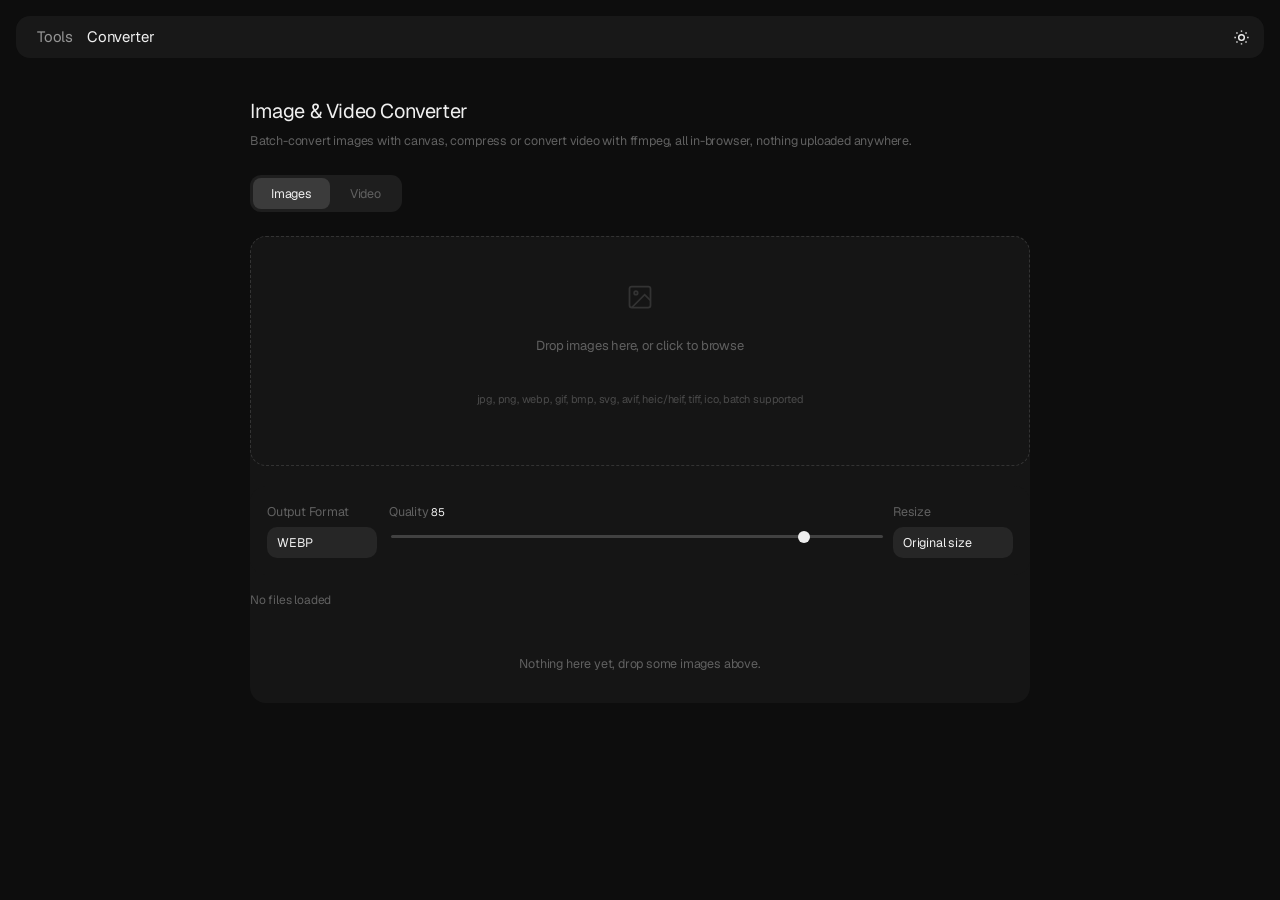
<file: tools/converter/index.html>
<!DOCTYPE html>
<html lang="en" data-theme="dark">
<head>
<meta charset="UTF-8">
<meta name="viewport" content="width=device-width, initial-scale=1.0">
<title>Image &amp; Video Converter – Tools</title>
<link rel="icon" href="/tools/favicon.svg" type="image/svg+xml">
<link rel="icon" href="/tools/favicon-32.png" type="image/png" sizes="32x32">
<link rel="apple-touch-icon" href="/tools/favicon-180.png">
<link rel="stylesheet" href="../shared.css">
<script src="../vendor/pako/pako.umd.min.js"></script>
<script src="../vendor/utif/UTIF.js"></script>
<script src="../vendor/heic2any/heic2any.min.js"></script>
<style>
  body { padding: 96px 16px 60px; }

  .wrap { max-width: 780px; margin: 0 auto; }

  .page-head { margin-bottom: 24px; }
  .page-head h1 { font-size: 20px; font-weight: 600; margin: 0 0 6px; letter-spacing: -0.3px; }
  .page-head p { font-size: 12.5px; color: var(--muted); margin: 0; }

  .tabs {
    display: inline-flex;
    border: 1px solid var(--border);
    border-radius: 100px;
    padding: 3px;
    margin-bottom: 24px;
    gap: 2px;
  }
  .tabs button {
    padding: 7px 18px;
    font-size: 12.5px;
    font-weight: 500;
    font-family: var(--font);
    border: none;
    border-radius: 100px;
    background: transparent;
    color: var(--muted);
    cursor: pointer;
    transition: background 150ms, color 150ms;
  }
  .tabs button.active { background: var(--tag-bg); color: var(--tag-fg); }
  .tabs button:hover:not(.active) { color: var(--fg); }

  .panel { display: none; }
  .panel.active { display: block; }

  /* ─── Drop zone ─────────────────────────────────────────── */
  .drop-zone {
    display: flex;
    flex-direction: column;
    align-items: center;
    justify-content: center;
    gap: 12px;
    padding: 46px 24px;
    border: 2px dashed var(--border);
    border-radius: var(--radius);
    color: var(--muted);
    font-size: 13px;
    text-align: center;
    cursor: pointer;
    transition: border-color 200ms, background 200ms;
    margin-bottom: 20px;
  }
  .drop-zone.drag-over { border-color: var(--fg); background: rgba(128,128,128,0.06); }
  .drop-zone svg { width: 28px; height: 28px; opacity: 0.4; }
  .drop-zone .hint { font-size: 11px; opacity: 0.7; }
  input[type="file"] { display: none; }

  /* ─── Settings bar ──────────────────────────────────────── */
  .settings {
    display: flex;
    flex-wrap: wrap;
    gap: 12px;
    padding: 16px;
    border: 1px solid var(--border);
    border-radius: var(--radius);
    margin-bottom: 16px;
    background: var(--surface);
  }
  .field { display: flex; flex-direction: column; gap: 5px; min-width: 110px; }
  .field label {
    font-size: 10px;
    font-weight: 600;
    text-transform: uppercase;
    letter-spacing: 0.5px;
    color: var(--muted);
  }
  .field select, .field input[type="text"], .field input[type="number"] {
    padding: 7px 10px;
    font-size: 12.5px;
    font-family: var(--font);
    border: 1px solid var(--border);
    border-radius: 8px;
    background: var(--bg);
    color: var(--fg);
    outline: none;
    width: 100%;
  }
  .field-row { display: flex; align-items: center; gap: 8px; }
  .field.grow { flex: 1; }
  .field input[type="range"] {
    width: 100%;
    height: 4px;
    -webkit-appearance: none;
    appearance: none;
    background: var(--border);
    border-radius: 2px;
    outline: none;
  }
  .field input[type="range"]::-webkit-slider-thumb {
    -webkit-appearance: none;
    width: 13px; height: 13px;
    border-radius: 50%;
    background: var(--fg);
    cursor: grab;
  }
  .field .val { font-size: 11px; color: var(--muted); min-width: 30px; text-align: right; }
  .checkbox-field { display: flex; align-items: center; gap: 6px; font-size: 12.5px; }

  .actions-row {
    display: flex;
    align-items: center;
    justify-content: space-between;
    margin-bottom: 16px;
    gap: 8px;
    flex-wrap: wrap;
  }
  .actions-row .left { display: flex; gap: 8px; align-items: center; font-size: 12px; color: var(--muted); }
  .actions-row .right { display: flex; gap: 8px; }

  /* ─── File cards ────────────────────────────────────────── */
  .file-list { display: flex; flex-direction: column; gap: 8px; }

  .file-card {
    display: flex;
    align-items: center;
    gap: 12px;
    padding: 10px 12px;
    border: 1px solid var(--border);
    border-radius: 10px;
    background: var(--surface);
  }
  .file-thumb {
    width: 44px; height: 44px;
    border-radius: 6px;
    overflow: hidden;
    flex-shrink: 0;
    background: var(--placeholder);
    display: flex; align-items: center; justify-content: center;
  }
  .file-thumb img, .file-thumb video { width: 100%; height: 100%; object-fit: cover; }
  .file-info { flex: 1; min-width: 0; }
  .file-name { font-size: 12.5px; font-weight: 500; white-space: nowrap; overflow: hidden; text-overflow: ellipsis; }
  .file-meta { font-size: 11px; color: var(--muted); margin-top: 2px; display: flex; gap: 6px; align-items: center; flex-wrap: wrap; }
  .file-meta .arrow { opacity: 0.5; }
  .file-meta .new-size { color: var(--fg); font-weight: 500; }
  .file-meta .saved { color: #2e9e5b; }

  .progress-bar {
    width: 100%;
    height: 3px;
    background: var(--border);
    border-radius: 2px;
    overflow: hidden;
    margin-top: 6px;
  }
  .progress-bar-fill {
    height: 100%;
    background: var(--fg);
    width: 0%;
    transition: width 200ms;
  }

  .file-actions { display: flex; gap: 6px; flex-shrink: 0; }
  .icon-btn {
    width: 28px; height: 28px;
    border-radius: 50%;
    border: 1px solid var(--border);
    background: var(--bg);
    color: var(--fg);
    cursor: pointer;
    display: flex; align-items: center; justify-content: center;
    transition: box-shadow 150ms;
    flex-shrink: 0;
  }
  .icon-btn:hover { box-shadow: var(--hover-shadow); }
  .icon-btn:disabled { opacity: 0.35; cursor: default; pointer-events: none; }
  .icon-btn svg { width: 13px; height: 13px; }

  .status-tag {
    font-size: 10px;
    font-weight: 600;
    text-transform: uppercase;
    letter-spacing: 0.3px;
    padding: 2px 8px;
    border-radius: 100px;
    background: var(--placeholder);
    color: var(--muted);
    flex-shrink: 0;
  }
  .status-tag.done { color: #2e9e5b; }
  .status-tag.error { color: var(--danger); }
  .status-tag.working { color: var(--fg); }

  .empty-hint {
    text-align: center;
    padding: 30px 0;
    color: var(--muted);
    font-size: 12.5px;
  }

  .engine-note {
    font-size: 11.5px;
    color: var(--muted);
    margin-bottom: 16px;
    padding: 10px 14px;
    border: 1px solid var(--border);
    border-radius: 8px;
    background: var(--surface);
  }

  .log-toggle { font-size: 11px; color: var(--muted); cursor: pointer; text-decoration: underline; margin-top: 6px; display: inline-block; }
  .log-box {
    display: none;
    font-family: "SF Mono", monospace;
    font-size: 10.5px;
    line-height: 1.5;
    background: var(--bg);
    border: 1px solid var(--border);
    border-radius: 6px;
    padding: 8px 10px;
    margin-top: 6px;
    max-height: 140px;
    overflow-y: auto;
    white-space: pre-wrap;
    color: var(--muted);
  }
  .log-box.open { display: block; }

  .toast {
    position: fixed;
    bottom: 24px;
    left: 50%;
    transform: translateX(-50%) translateY(60px);
    background: var(--tag-bg);
    color: var(--tag-fg);
    padding: 10px 20px;
    border-radius: 100px;
    font-size: 12px;
    font-weight: 500;
    opacity: 0;
    transition: transform 400ms var(--ease-out), opacity 400ms;
    pointer-events: none;
    z-index: 600;
    max-width: 80vw;
    text-align: center;
  }
  .toast.show { transform: translateX(-50%) translateY(0); opacity: 1; }
</style>
<link rel="stylesheet" href="/tools/skin.css"><!-- last: the shared look wins -->
</head>
<body>

<div class="hub-nav">
  <div class="hub-pill">
    <a href="/">Tools</a>
    <span class="sep">&middot;</span>
    <a href="/tools/layout/">Layout</a>
    <span class="sep">&middot;</span>
    <a href="/tools/converter/" class="active">Converter</a>
    <span class="sep">&middot;</span>
    <a href="/tools/animator/">Animator</a>
    <span class="sep">&middot;</span>
    <a href="/tools/pixel/">Pixel</a>
    <span class="sep">&middot;</span>
    <a href="/tools/gradient/">Gradient</a>
    <span class="sep">&middot;</span>
    <a href="/tools/paths/">Paths</a>
  </div>
  <button class="theme-toggle-btn" id="themeToggle" title="Toggle theme">
    <svg viewBox="0 0 24 24" fill="none" stroke="currentColor" stroke-width="2" id="themeIcon"><path d="M21 12.79A9 9 0 1 1 11.21 3 7 7 0 0 0 21 12.79z"/></svg>
  </button>
</div>

<div class="wrap">
  <div class="page-head">
    <h1>Image &amp; Video Converter</h1>
    <p>Batch-convert images with canvas, compress or convert video with ffmpeg, all in-browser, nothing uploaded anywhere.</p>
  </div>

  <div class="tabs">
    <button class="active" data-tab="image">Images</button>
    <button data-tab="video">Video</button>
  </div>

  <!-- ============================ IMAGE PANEL ============================ -->
  <div class="panel active" id="panel-image">
    <div id="imgDropZone" class="drop-zone">
      <svg viewBox="0 0 24 24" fill="none" stroke="currentColor" stroke-width="1.5"><rect x="3" y="3" width="18" height="18" rx="2"/><circle cx="8.5" cy="8.5" r="1.5"/><polyline points="21 15 16 10 5 21"/></svg>
      <p>Drop images here, or click to browse</p>
      <p class="hint">jpg, png, webp, gif, bmp, svg, avif, heic/heif, tiff, ico, batch supported</p>
    </div>
    <input type="file" id="imgFileInput" multiple accept="image/*,.heic,.heif,.tif,.tiff,.svg,.ico,.avif">

    <div class="settings">
      <div class="field">
        <label>Output Format</label>
        <select id="imgFormat">
          <option value="webp">WEBP</option>
          <option value="jpg">JPG</option>
          <option value="png">PNG</option>
          <option value="avif">AVIF</option>
          <option value="ico">ICO</option>
        </select>
      </div>
      <div class="field grow">
        <label>Quality <span class="val" id="imgQualityVal">85</span></label>
        <input type="range" id="imgQuality" min="1" max="100" value="85">
      </div>
      <div class="field">
        <label>Resize</label>
        <select id="imgResizeMode">
          <option value="none">Original size</option>
          <option value="width">Max width (px)</option>
          <option value="height">Max height (px)</option>
          <option value="percent">Scale (%)</option>
        </select>
      </div>
      <div class="field" id="imgResizeValueField" style="display:none;">
        <label>Value</label>
        <input type="number" id="imgResizeValue" placeholder="e.g. 1600">
      </div>
    </div>

    <div class="actions-row">
      <div class="left" id="imgStats">No files loaded</div>
      <div class="right">
        <button class="pill-btn" id="imgClearBtn" style="display:none;">Clear</button>
        <button class="pill-btn" id="imgAddMoreBtn" style="display:none;">Add More</button>
        <button class="pill-btn" id="imgZipBtn" style="display:none;">Download All (.zip)</button>
        <button class="pill-btn pill-btn-primary" id="imgConvertBtn" style="display:none;">Convert All</button>
      </div>
    </div>

    <div class="file-list" id="imgFileList"></div>
    <div class="empty-hint" id="imgEmptyHint">Nothing here yet, drop some images above.</div>
  </div>

  <!-- ============================ VIDEO PANEL ============================ -->
  <div class="panel" id="panel-video">
    <div class="engine-note" id="engineNote">The conversion engine loads on first use (~31 MB, then cached). Files never leave your computer.</div>

    <div id="vidDropZone" class="drop-zone">
      <svg viewBox="0 0 24 24" fill="none" stroke="currentColor" stroke-width="1.5"><polygon points="23 7 16 12 23 17 23 7"/><rect x="1" y="5" width="15" height="14" rx="2"/></svg>
      <p>Drop video here, or click to browse</p>
      <p class="hint">mp4, mov, webm, avi, mkv, flv, wmv, 3gp, mpeg/mpg, m4v, queue supported</p>
    </div>
    <input type="file" id="vidFileInput" multiple accept="video/mp4,video/quicktime,video/webm,video/x-msvideo,video/x-matroska,video/x-flv,video/x-ms-wmv,video/3gpp,video/mpeg,.mkv,.flv,.wmv,.3gp,.mpg,.mpeg,.m4v">

    <div class="settings">
      <div class="field">
        <label>Output Format</label>
        <select id="vidFormat">
          <option value="mp4">MP4 (H.264)</option>
          <option value="webm">WebM (VP9)</option>
          <option value="gif">GIF</option>
        </select>
      </div>
      <div class="field grow" id="vidCrfField">
        <label>Quality (CRF) <span class="val" id="vidCrfVal">24</span></label>
        <input type="range" id="vidCrf" min="18" max="35" value="24">
      </div>
      <div class="field" id="vidPresetField">
        <label>Preset</label>
        <select id="vidPreset">
          <option value="ultrafast">Ultrafast</option>
          <option value="fast">Fast</option>
          <option value="medium">Medium</option>
          <option value="slow" selected>Slow</option>
          <option value="veryslow">Veryslow</option>
        </select>
      </div>
      <div class="field">
        <label>Max Width (px)</label>
        <input type="number" id="vidWidth" placeholder="Original">
      </div>
      <div class="field">
        <label>Trim Start (s)</label>
        <input type="text" id="vidTrimStart" placeholder="optional">
      </div>
      <div class="field">
        <label>Trim End (s)</label>
        <input type="text" id="vidTrimEnd" placeholder="optional">
      </div>
      <div class="field">
        <label>&nbsp;</label>
        <div class="checkbox-field"><input type="checkbox" id="vidMute"> <label for="vidMute">Mute audio</label></div>
      </div>
    </div>

    <div class="actions-row">
      <div class="left" id="vidStats">No files loaded</div>
      <div class="right">
        <button class="pill-btn" id="vidClearBtn" style="display:none;">Clear</button>
        <button class="pill-btn" id="vidAddMoreBtn" style="display:none;">Add More</button>
        <button class="pill-btn pill-btn-primary" id="vidConvertBtn" style="display:none;">Convert All</button>
      </div>
    </div>

    <div class="file-list" id="vidFileList"></div>
    <div class="empty-hint" id="vidEmptyHint">Nothing here yet, drop a video above.</div>
  </div>
</div>

<div class="toast" id="toast"></div>

<script type="module">
// Isolated on purpose: this is the only part of the page that needs an ES
// module (ffmpeg.wasm's worker requires it). If this fails to load in some
// browser/context, only the video tab breaks, everything else below runs
// as a plain classic script regardless.
import { FFmpeg } from "../vendor/ffmpeg/index.js";
import { fetchFile } from "../vendor/util/index.js";
window.__ffmpegModule = { FFmpeg, fetchFile };
</script>

<script>
/* ================================================================
 * THEME (synced with hub via localStorage)
 * ================================================================ */
const root = document.documentElement;
const themeIcon = document.getElementById("themeIcon");
const sunPath = `<circle cx="12" cy="12" r="4"/><path d="M12 2v2M12 20v2M4.93 4.93l1.41 1.41M17.66 17.66l1.41 1.41M2 12h2M20 12h2M6.34 17.66l-1.41 1.41M19.07 4.93l-1.41 1.41"/>`;
const moonPath = `<path d="M21 12.79A9 9 0 1 1 11.21 3 7 7 0 0 0 21 12.79z"/>`;
function applyThemeIcon() { themeIcon.innerHTML = root.getAttribute("data-theme") === "dark" ? sunPath : moonPath; }
const savedTheme = localStorage.getItem("vegar-tools-theme");
if (savedTheme) root.setAttribute("data-theme", savedTheme);
applyThemeIcon();
document.getElementById("themeToggle").addEventListener("click", () => {
  const next = root.getAttribute("data-theme") === "dark" ? "light" : "dark";
  root.setAttribute("data-theme", next);
  localStorage.setItem("vegar-tools-theme", next);
  applyThemeIcon();
});

/* ================================================================
 * TABS
 * ================================================================ */
document.querySelectorAll(".tabs button").forEach(btn => {
  btn.addEventListener("click", () => {
    document.querySelectorAll(".tabs button").forEach(b => b.classList.remove("active"));
    document.querySelectorAll(".panel").forEach(p => p.classList.remove("active"));
    btn.classList.add("active");
    document.getElementById("panel-" + btn.dataset.tab).classList.add("active");
  });
});

/* ================================================================
 * TOAST
 * ================================================================ */
const toastEl = document.getElementById("toast");
let toastTimer = null;
function showToast(msg, ms = 2400) {
  toastEl.textContent = msg;
  toastEl.classList.add("show");
  clearTimeout(toastTimer);
  toastTimer = setTimeout(() => toastEl.classList.remove("show"), ms);
}

function fmtSize(bytes) {
  if (!bytes && bytes !== 0) return "–";
  if (bytes < 1024) return bytes + " B";
  if (bytes < 1024 * 1024) return (bytes / 1024).toFixed(0) + " KB";
  return (bytes / (1024 * 1024)).toFixed(1) + " MB";
}

/* ================================================================
 * MINIMAL ZIP WRITER (store method, no external deps)
 * ================================================================ */
let crc32Table = null;
function crc32(buf) {
  if (!crc32Table) {
    crc32Table = [];
    for (let n = 0; n < 256; n++) {
      let c = n;
      for (let k = 0; k < 8; k++) c = (c & 1) ? (0xEDB88320 ^ (c >>> 1)) : (c >>> 1);
      crc32Table[n] = c;
    }
  }
  let crc = 0 ^ (-1);
  for (let i = 0; i < buf.length; i++) crc = (crc >>> 8) ^ crc32Table[(crc ^ buf[i]) & 0xFF];
  return (crc ^ (-1)) >>> 0;
}

function makeZip(entries) {
  const encoder = new TextEncoder();
  const localParts = [];
  const centralParts = [];
  let offset = 0;

  for (const { name, data } of entries) {
    const nameBytes = encoder.encode(name);
    const crc = crc32(data);
    const size = data.length;

    const lh = new DataView(new ArrayBuffer(30));
    lh.setUint32(0, 0x04034b50, true);
    lh.setUint16(4, 20, true);
    lh.setUint16(6, 0, true);
    lh.setUint16(8, 0, true);
    lh.setUint16(10, 0, true);
    lh.setUint16(12, 0, true);
    lh.setUint32(14, crc, true);
    lh.setUint32(18, size, true);
    lh.setUint32(22, size, true);
    lh.setUint16(26, nameBytes.length, true);
    lh.setUint16(28, 0, true);
    localParts.push(new Uint8Array(lh.buffer), nameBytes, data);

    const ch = new DataView(new ArrayBuffer(46));
    ch.setUint32(0, 0x02014b50, true);
    ch.setUint16(4, 20, true);
    ch.setUint16(6, 20, true);
    ch.setUint16(8, 0, true);
    ch.setUint16(10, 0, true);
    ch.setUint16(12, 0, true);
    ch.setUint16(14, 0, true);
    ch.setUint32(16, crc, true);
    ch.setUint32(20, size, true);
    ch.setUint32(24, size, true);
    ch.setUint16(28, nameBytes.length, true);
    ch.setUint16(30, 0, true);
    ch.setUint16(32, 0, true);
    ch.setUint16(34, 0, true);
    ch.setUint16(36, 0, true);
    ch.setUint32(38, 0, true);
    ch.setUint32(42, offset, true);
    centralParts.push(new Uint8Array(ch.buffer), nameBytes);

    offset += lh.buffer.byteLength + nameBytes.length + size;
  }

  const centralSize = centralParts.reduce((s, p) => s + p.length, 0);
  const centralOffset = offset;
  const end = new DataView(new ArrayBuffer(22));
  end.setUint32(0, 0x06054b50, true);
  end.setUint16(4, 0, true);
  end.setUint16(6, 0, true);
  end.setUint16(8, entries.length, true);
  end.setUint16(10, entries.length, true);
  end.setUint32(12, centralSize, true);
  end.setUint32(16, centralOffset, true);
  end.setUint16(20, 0, true);

  return new Blob([...localParts, ...centralParts, new Uint8Array(end.buffer)], { type: "application/zip" });
}

/* ================================================================
 * IMAGE CONVERTER
 * ================================================================ */
let imgItems = [];
let imgNextId = 0;

const imgDropZone = document.getElementById("imgDropZone");
const imgFileInput = document.getElementById("imgFileInput");
const imgFileList = document.getElementById("imgFileList");
const imgEmptyHint = document.getElementById("imgEmptyHint");
const imgStats = document.getElementById("imgStats");
const imgConvertBtn = document.getElementById("imgConvertBtn");
const imgZipBtn = document.getElementById("imgZipBtn");
const imgClearBtn = document.getElementById("imgClearBtn");
const imgAddMoreBtn = document.getElementById("imgAddMoreBtn");
const imgFormat = document.getElementById("imgFormat");
const imgQuality = document.getElementById("imgQuality");
const imgQualityVal = document.getElementById("imgQualityVal");
const imgResizeMode = document.getElementById("imgResizeMode");
const imgResizeValueField = document.getElementById("imgResizeValueField");
const imgResizeValue = document.getElementById("imgResizeValue");

imgQuality.addEventListener("input", () => imgQualityVal.textContent = imgQuality.value);
imgResizeMode.addEventListener("change", () => {
  imgResizeValueField.style.display = imgResizeMode.value === "none" ? "none" : "";
});
imgFormat.addEventListener("change", () => {
  const noQuality = imgFormat.value === "png" || imgFormat.value === "ico";
  imgQuality.disabled = noQuality;
  imgQuality.parentElement.style.opacity = noQuality ? 0.4 : 1;
});

imgDropZone.addEventListener("click", () => imgFileInput.click());
imgDropZone.addEventListener("dragover", e => { e.preventDefault(); imgDropZone.classList.add("drag-over"); });
imgDropZone.addEventListener("dragleave", () => imgDropZone.classList.remove("drag-over"));
imgDropZone.addEventListener("drop", e => {
  e.preventDefault();
  imgDropZone.classList.remove("drag-over");
  addImageFiles(e.dataTransfer.files);
});
imgFileInput.addEventListener("change", e => { addImageFiles(e.target.files); imgFileInput.value = ""; });
imgAddMoreBtn.addEventListener("click", () => imgFileInput.click());
imgClearBtn.addEventListener("click", () => {
  imgItems.forEach(it => { URL.revokeObjectURL(it.url); if (it.outUrl) URL.revokeObjectURL(it.outUrl); });
  imgItems = [];
  renderImgList();
});

function addImageFiles(fileList) {
  const files = Array.from(fileList).filter(f =>
    f.type.startsWith("image/") || /\.(heic|heif|tif|tiff|svg|ico|avif)$/i.test(f.name)
  );
  if (!files.length) return;
  files.forEach(file => {
    imgItems.push({
      id: imgNextId++, file, url: URL.createObjectURL(file),
      status: "queued", outBlob: null, outUrl: null, outSize: null, outName: null
    });
  });
  renderImgList();
}

function renderImgList() {
  const has = imgItems.length > 0;
  imgEmptyHint.style.display = has ? "none" : "";
  imgConvertBtn.style.display = has ? "" : "none";
  imgClearBtn.style.display = has ? "" : "none";
  imgAddMoreBtn.style.display = has ? "" : "none";
  imgZipBtn.style.display = imgItems.some(i => i.status === "done") ? "" : "none";

  const totalOriginal = imgItems.reduce((s, i) => s + i.file.size, 0);
  const doneCount = imgItems.filter(i => i.status === "done").length;
  imgStats.textContent = has
    ? `${imgItems.length} file${imgItems.length > 1 ? "s" : ""} · ${fmtSize(totalOriginal)}${doneCount ? ` · ${doneCount} converted` : ""}`
    : "No files loaded";

  imgFileList.innerHTML = "";
  imgItems.forEach(item => imgFileList.appendChild(buildImgCard(item)));
}

function buildImgCard(item) {
  const card = document.createElement("div");
  card.className = "file-card";

  const thumb = document.createElement("div");
  thumb.className = "file-thumb";
  const kind = classifyImageFile(item.file);
  if (item.status === "done") {
    const img = document.createElement("img");
    img.src = item.outUrl;
    thumb.appendChild(img);
  } else if (kind === "standard" || kind === "svg") {
    const img = document.createElement("img");
    img.src = item.url;
    thumb.appendChild(img);
  } else {
    thumb.textContent = kind.toUpperCase();
    thumb.style.fontSize = "9px";
    thumb.style.fontWeight = "700";
    thumb.style.color = "var(--muted)";
  }
  card.appendChild(thumb);

  const info = document.createElement("div");
  info.className = "file-info";
  const name = document.createElement("div");
  name.className = "file-name";
  name.textContent = item.file.name;
  info.appendChild(name);

  const meta = document.createElement("div");
  meta.className = "file-meta";
  meta.innerHTML = `<span>${fmtSize(item.file.size)}</span>`;
  if (item.status === "done") {
    const savedPct = Math.round((1 - item.outSize / item.file.size) * 100);
    meta.innerHTML += `<span class="arrow">→</span><span class="new-size">${fmtSize(item.outSize)}</span>` +
      (savedPct > 0 ? `<span class="saved">-${savedPct}%</span>` : "");
  }
  info.appendChild(meta);
  card.appendChild(info);

  const statusTag = document.createElement("span");
  statusTag.className = "status-tag" + (item.status === "done" ? " done" : item.status === "converting" ? " working" : item.status === "error" ? " error" : "");
  statusTag.textContent = item.status === "queued" ? "Queued" : item.status === "converting" ? "Converting…" : item.status === "done" ? "Done" : "Error";
  card.appendChild(statusTag);

  const actions = document.createElement("div");
  actions.className = "file-actions";

  const dlBtn = document.createElement("button");
  dlBtn.className = "icon-btn";
  dlBtn.title = "Download";
  dlBtn.disabled = item.status !== "done";
  dlBtn.innerHTML = `<svg viewBox="0 0 24 24" fill="none" stroke="currentColor" stroke-width="2"><path d="M21 15v4a2 2 0 0 1-2 2H5a2 2 0 0 1-2-2v-4"/><polyline points="7 10 12 15 17 10"/><line x1="12" y1="15" x2="12" y2="3"/></svg>`;
  dlBtn.addEventListener("click", () => downloadBlob(item.outBlob, item.outName));
  actions.appendChild(dlBtn);

  const delBtn = document.createElement("button");
  delBtn.className = "icon-btn";
  delBtn.title = "Remove";
  delBtn.innerHTML = `<svg viewBox="0 0 24 24" fill="none" stroke="currentColor" stroke-width="2"><polyline points="3 6 5 6 21 6"/><path d="M19 6v14a2 2 0 0 1-2 2H7a2 2 0 0 1-2-2V6m3 0V4a2 2 0 0 1 2-2h4a2 2 0 0 1 2 2v2"/></svg>`;
  delBtn.addEventListener("click", () => {
    URL.revokeObjectURL(item.url);
    if (item.outUrl) URL.revokeObjectURL(item.outUrl);
    imgItems = imgItems.filter(i => i.id !== item.id);
    renderImgList();
  });
  actions.appendChild(delBtn);

  card.appendChild(actions);
  return card;
}

function downloadBlob(blob, name) {
  const a = document.createElement("a");
  a.href = URL.createObjectURL(blob);
  a.download = name;
  document.body.appendChild(a);
  a.click();
  a.remove();
}

function classifyImageFile(file) {
  const name = (file.name || "").toLowerCase();
  const type = (file.type || "").toLowerCase();
  if (type === "image/heic" || type === "image/heif" || /\.(heic|heif)$/.test(name)) return "heic";
  if (type === "image/tiff" || /\.(tif|tiff)$/.test(name)) return "tiff";
  if (type === "image/svg+xml" || /\.svg$/.test(name)) return "svg";
  return "standard";
}

function parseSvgDims(svgText) {
  const widthMatch = svgText.match(/<svg[^>]*\swidth=["']([\d.]+)/i);
  const heightMatch = svgText.match(/<svg[^>]*\sheight=["']([\d.]+)/i);
  if (widthMatch && heightMatch) return { w: parseFloat(widthMatch[1]), h: parseFloat(heightMatch[1]) };
  const viewBoxMatch = svgText.match(/viewBox=["']\s*[\d.\-]+[ ,]+[\d.\-]+[ ,]+([\d.\-]+)[ ,]+([\d.\-]+)\s*["']/i);
  if (viewBoxMatch) return { w: parseFloat(viewBoxMatch[1]), h: parseFloat(viewBoxMatch[2]) };
  return { w: 1024, h: 1024 };
}

function loadStandardImage(file) {
  return new Promise(async (resolve, reject) => {
    try {
      const bmp = await createImageBitmap(file);
      if (bmp.width > 0 && bmp.height > 0) { resolve(bmp); return; }
    } catch {}
    const url = URL.createObjectURL(file);
    const img = new Image();
    img.onload = async () => {
      if (img.naturalWidth > 0 && img.naturalHeight > 0) { resolve(img); return; }
      try {
        const dims = parseSvgDims(await file.text());
        img._forcedWidth = dims.w; img._forcedHeight = dims.h;
      } catch {
        img._forcedWidth = 1024; img._forcedHeight = 1024;
      }
      resolve(img);
    };
    img.onerror = reject;
    img.src = url;
  });
}

async function loadTiffAsCanvas(file) {
  const buf = await file.arrayBuffer();
  const ifds = UTIF.decode(buf);
  UTIF.decodeImage(buf, ifds[0]);
  const rgba = UTIF.toRGBA8(ifds[0]);
  const w = ifds[0].width, h = ifds[0].height;
  const canvas = document.createElement("canvas");
  canvas.width = w; canvas.height = h;
  const ctx = canvas.getContext("2d");
  ctx.putImageData(new ImageData(new Uint8ClampedArray(rgba), w, h), 0, 0);
  return canvas;
}

async function loadBitmapFrom(file) {
  const kind = classifyImageFile(file);
  if (kind === "heic") {
    const result = await heic2any({ blob: file, toType: "image/png" });
    const pngBlob = Array.isArray(result) ? result[0] : result;
    return await loadStandardImage(pngBlob);
  }
  if (kind === "tiff") {
    return await loadTiffAsCanvas(file);
  }
  if (kind === "svg") {
    const bitmap = await loadStandardImage(file);
    try {
      const dims = parseSvgDims(await file.text());
      bitmap._forcedWidth = dims.w;
      bitmap._forcedHeight = dims.h;
    } catch {}
    return bitmap;
  }
  return await loadStandardImage(file);
}

function getDims(bitmap) {
  const w = bitmap._forcedWidth || bitmap.naturalWidth || bitmap.width || 1024;
  const h = bitmap._forcedHeight || bitmap.naturalHeight || bitmap.height || 1024;
  return { w, h };
}

function makeIcoFromPng(pngBytes, width, height) {
  const header = new DataView(new ArrayBuffer(6));
  header.setUint16(0, 0, true);
  header.setUint16(2, 1, true);
  header.setUint16(4, 1, true);

  const entry = new DataView(new ArrayBuffer(16));
  entry.setUint8(0, width >= 256 ? 0 : width);
  entry.setUint8(1, height >= 256 ? 0 : height);
  entry.setUint8(2, 0);
  entry.setUint8(3, 0);
  entry.setUint16(4, 1, true);
  entry.setUint16(6, 32, true);
  entry.setUint32(8, pngBytes.length, true);
  entry.setUint32(12, 22, true);

  return new Blob([header.buffer, entry.buffer, pngBytes], { type: "image/x-icon" });
}

async function convertOneImage(item) {
  item.status = "converting";
  renderImgList();

  const format = imgFormat.value;
  const quality = parseInt(imgQuality.value, 10) / 100;
  const resizeMode = imgResizeMode.value;
  const resizeValue = parseFloat(imgResizeValue.value);

  try {
    const bitmap = await loadBitmapFrom(item.file);
    let { w, h } = getDims(bitmap);

    if (resizeMode !== "none" && resizeValue > 0) {
      if (resizeMode === "width") { const nw = Math.min(w, resizeValue); h = Math.round(h * (nw / w)); w = Math.round(nw); }
      else if (resizeMode === "height") { const nh = Math.min(h, resizeValue); w = Math.round(w * (nh / h)); h = Math.round(nh); }
      else if (resizeMode === "percent") { const s = resizeValue / 100; w = Math.round(w * s); h = Math.round(h * s); }
    }

    if (format === "ico" && (w > 256 || h > 256)) {
      const s = Math.min(256 / w, 256 / h);
      w = Math.max(1, Math.round(w * s));
      h = Math.max(1, Math.round(h * s));
    }

    const canvas = document.createElement("canvas");
    canvas.width = w; canvas.height = h;
    const ctx = canvas.getContext("2d");
    ctx.drawImage(bitmap, 0, 0, w, h);

    let blob;
    if (format === "ico") {
      const pngBlob = await new Promise(res => canvas.toBlob(res, "image/png"));
      blob = makeIcoFromPng(new Uint8Array(await pngBlob.arrayBuffer()), w, h);
    } else {
      const mime = format === "png" ? "image/png" : format === "jpg" ? "image/jpeg" : format === "avif" ? "image/avif" : "image/webp";
      blob = await new Promise(res => canvas.toBlob(res, mime, format === "png" ? undefined : quality));
      if (!blob) throw new Error(`This browser can't encode ${format.toUpperCase()}`);
      if (blob.type && blob.type !== mime) throw new Error(`This browser can't encode ${format.toUpperCase()}, it silently substituted ${blob.type}`);
    }

    const baseName = item.file.name.replace(/\.[^.]+$/, "");
    item.outBlob = blob;
    item.outUrl = URL.createObjectURL(blob);
    item.outSize = blob.size;
    item.outName = `${baseName}.${format}`;
    item.status = "done";
  } catch (err) {
    console.error(err);
    item.status = "error";
  }
  renderImgList();
}

imgConvertBtn.addEventListener("click", async () => {
  imgConvertBtn.disabled = true;
  for (const item of imgItems) {
    if (item.status === "done") continue;
    await convertOneImage(item);
  }
  imgConvertBtn.disabled = false;
  showToast("Conversion complete");
});

imgZipBtn.addEventListener("click", async () => {
  const done = imgItems.filter(i => i.status === "done");
  if (!done.length) return;
  const entries = await Promise.all(done.map(async i => ({
    name: i.outName,
    data: new Uint8Array(await i.outBlob.arrayBuffer())
  })));
  const zip = makeZip(entries);
  downloadBlob(zip, "converted-images.zip");
});

/* ================================================================
 * VIDEO CONVERTER
 * ================================================================ */
let vidItems = [];
let vidNextId = 0;
let ffmpegInstance = null;
let ffmpegLoadingPromise = null;

const vidDropZone = document.getElementById("vidDropZone");
const vidFileInput = document.getElementById("vidFileInput");
const vidFileList = document.getElementById("vidFileList");
const vidEmptyHint = document.getElementById("vidEmptyHint");
const vidStats = document.getElementById("vidStats");
const vidConvertBtn = document.getElementById("vidConvertBtn");
const vidClearBtn = document.getElementById("vidClearBtn");
const vidAddMoreBtn = document.getElementById("vidAddMoreBtn");
const vidFormat = document.getElementById("vidFormat");
const vidCrf = document.getElementById("vidCrf");
const vidCrfVal = document.getElementById("vidCrfVal");
const vidCrfField = document.getElementById("vidCrfField");
const vidPreset = document.getElementById("vidPreset");
const vidPresetField = document.getElementById("vidPresetField");
const vidWidth = document.getElementById("vidWidth");
const vidTrimStart = document.getElementById("vidTrimStart");
const vidTrimEnd = document.getElementById("vidTrimEnd");
const vidMute = document.getElementById("vidMute");

vidCrf.addEventListener("input", () => vidCrfVal.textContent = vidCrf.value);
vidFormat.addEventListener("change", () => {
  const isGif = vidFormat.value === "gif";
  vidPresetField.style.display = isGif ? "none" : "";
  vidCrfField.style.display = isGif ? "none" : "";
});

vidDropZone.addEventListener("click", () => vidFileInput.click());
vidDropZone.addEventListener("dragover", e => { e.preventDefault(); vidDropZone.classList.add("drag-over"); });
vidDropZone.addEventListener("dragleave", () => vidDropZone.classList.remove("drag-over"));
vidDropZone.addEventListener("drop", e => {
  e.preventDefault();
  vidDropZone.classList.remove("drag-over");
  addVideoFiles(e.dataTransfer.files);
});
vidFileInput.addEventListener("change", e => { addVideoFiles(e.target.files); vidFileInput.value = ""; });
vidAddMoreBtn.addEventListener("click", () => vidFileInput.click());
vidClearBtn.addEventListener("click", () => {
  vidItems.forEach(it => { URL.revokeObjectURL(it.url); if (it.outUrl) URL.revokeObjectURL(it.outUrl); });
  vidItems = [];
  renderVidList();
});

function addVideoFiles(fileList) {
  const files = Array.from(fileList).filter(f => f.type.startsWith("video/") || /\.(mp4|mov|webm|avi|mkv|flv|wmv|3gp|mpg|mpeg|m4v)$/i.test(f.name));
  if (!files.length) return;
  files.forEach(file => {
    vidItems.push({
      id: vidNextId++, file, url: URL.createObjectURL(file),
      status: "queued", progress: 0, outBlob: null, outUrl: null, outSize: null, outName: null, log: []
    });
  });
  renderVidList();
}

function renderVidList() {
  const has = vidItems.length > 0;
  vidEmptyHint.style.display = has ? "none" : "";
  vidConvertBtn.style.display = has ? "" : "none";
  vidClearBtn.style.display = has ? "" : "none";
  vidAddMoreBtn.style.display = has ? "" : "none";

  const totalOriginal = vidItems.reduce((s, i) => s + i.file.size, 0);
  const doneCount = vidItems.filter(i => i.status === "done").length;
  vidStats.textContent = has
    ? `${vidItems.length} file${vidItems.length > 1 ? "s" : ""} · ${fmtSize(totalOriginal)}${doneCount ? ` · ${doneCount} converted` : ""}`
    : "No files loaded";

  vidFileList.innerHTML = "";
  vidItems.forEach(item => vidFileList.appendChild(buildVidCard(item)));
}

function buildVidCard(item) {
  const card = document.createElement("div");
  card.className = "file-card";
  card.style.flexWrap = "wrap";
  card.style.alignItems = "flex-start";

  const thumb = document.createElement("div");
  thumb.className = "file-thumb";
  const vid = document.createElement("video");
  vid.src = item.url; vid.muted = true;
  thumb.appendChild(vid);
  card.appendChild(thumb);

  const info = document.createElement("div");
  info.className = "file-info";
  const name = document.createElement("div");
  name.className = "file-name";
  name.textContent = item.file.name;
  info.appendChild(name);

  const meta = document.createElement("div");
  meta.className = "file-meta";
  meta.innerHTML = `<span>${fmtSize(item.file.size)}</span>`;
  if (item.status === "done") {
    const savedPct = Math.round((1 - item.outSize / item.file.size) * 100);
    meta.innerHTML += `<span class="arrow">→</span><span class="new-size">${fmtSize(item.outSize)}</span>` +
      (savedPct > 0 ? `<span class="saved">-${savedPct}%</span>` : "");
  }
  info.appendChild(meta);

  if (item.status === "converting") {
    const bar = document.createElement("div");
    bar.className = "progress-bar";
    const fill = document.createElement("div");
    fill.className = "progress-bar-fill";
    fill.style.width = Math.round(item.progress * 100) + "%";
    bar.appendChild(fill);
    info.appendChild(bar);
  }

  if (item.log.length) {
    const toggle = document.createElement("span");
    toggle.className = "log-toggle";
    toggle.textContent = "log";
    const logBox = document.createElement("div");
    logBox.className = "log-box";
    logBox.textContent = item.log.join("\n");
    toggle.addEventListener("click", () => logBox.classList.toggle("open"));
    info.appendChild(toggle);
    info.appendChild(logBox);
  }

  card.appendChild(info);

  const statusTag = document.createElement("span");
  statusTag.className = "status-tag" + (item.status === "done" ? " done" : item.status === "converting" ? " working" : item.status === "error" ? " error" : "");
  statusTag.textContent = item.status === "queued" ? "Queued" : item.status === "converting" ? `Converting ${Math.round(item.progress * 100)}%` : item.status === "done" ? "Done" : "Error";
  card.appendChild(statusTag);

  const actions = document.createElement("div");
  actions.className = "file-actions";

  const dlBtn = document.createElement("button");
  dlBtn.className = "icon-btn";
  dlBtn.title = "Download";
  dlBtn.disabled = item.status !== "done";
  dlBtn.innerHTML = `<svg viewBox="0 0 24 24" fill="none" stroke="currentColor" stroke-width="2"><path d="M21 15v4a2 2 0 0 1-2 2H5a2 2 0 0 1-2-2v-4"/><polyline points="7 10 12 15 17 10"/><line x1="12" y1="15" x2="12" y2="3"/></svg>`;
  dlBtn.addEventListener("click", () => downloadBlob(item.outBlob, item.outName));
  actions.appendChild(dlBtn);

  const delBtn = document.createElement("button");
  delBtn.className = "icon-btn";
  delBtn.title = "Remove";
  delBtn.disabled = item.status === "converting";
  delBtn.innerHTML = `<svg viewBox="0 0 24 24" fill="none" stroke="currentColor" stroke-width="2"><polyline points="3 6 5 6 21 6"/><path d="M19 6v14a2 2 0 0 1-2 2H7a2 2 0 0 1-2-2V6m3 0V4a2 2 0 0 1 2-2h4a2 2 0 0 1 2 2v2"/></svg>`;
  delBtn.addEventListener("click", () => {
    URL.revokeObjectURL(item.url);
    if (item.outUrl) URL.revokeObjectURL(item.outUrl);
    vidItems = vidItems.filter(i => i.id !== item.id);
    renderVidList();
  });
  actions.appendChild(delBtn);

  card.appendChild(actions);
  return card;
}

let activeVidItem = null;

async function getFFmpeg() {
  if (ffmpegInstance) return ffmpegInstance;
  if (ffmpegLoadingPromise) return ffmpegLoadingPromise;
  if (!window.__ffmpegModule) {
    throw new Error("Video engine unavailable: this browser/context couldn't load the ES module the video tool needs. Reload the page, and try Chrome if the problem persists.");
  }
  document.getElementById("engineNote").textContent = "Loading conversion engine… (first time only)";
  ffmpegLoadingPromise = (async () => {
    const { FFmpeg } = window.__ffmpegModule;
    const inst = new FFmpeg();
    inst.on("log", ({ message }) => { if (activeVidItem) activeVidItem.log.push(message); });
    inst.on("progress", ({ progress }) => {
      if (activeVidItem) {
        activeVidItem.progress = Math.max(0, Math.min(1, progress || 0));
        renderVidList();
      }
    });
    await inst.load({
      coreURL: new URL("../vendor/core/ffmpeg-core.js", document.baseURI).href,
      wasmURL: new URL("../vendor/core/ffmpeg-core.wasm", document.baseURI).href,
    });
    ffmpegInstance = inst;
    document.getElementById("engineNote").textContent = "Conversion engine ready.";
    return inst;
  })();
  return ffmpegLoadingPromise;
}

function getExt(name) {
  const m = name.match(/\.[^.]+$/);
  return m ? m[0] : ".mp4";
}

async function convertOneVideo(item) {
  item.status = "converting";
  item.progress = 0;
  item.log = [];
  renderVidList();

  const format = vidFormat.value;
  const crf = vidCrf.value;
  const preset = vidPreset.value;
  const width = parseInt(vidWidth.value, 10);
  const mute = vidMute.checked;
  const trimStart = vidTrimStart.value.trim();
  const trimEnd = vidTrimEnd.value.trim();

  try {
    const ffmpeg = await getFFmpeg();
    activeVidItem = item;

    const inputName = "input" + getExt(item.file.name);
    await ffmpeg.writeFile(inputName, await window.__ffmpegModule.fetchFile(item.file));

    const pre = [];
    const post = [];
    if (trimStart) pre.push("-ss", trimStart);
    if (trimStart && trimEnd) {
      const dur = parseFloat(trimEnd) - parseFloat(trimStart);
      if (dur > 0) post.push("-t", String(dur));
    } else if (trimEnd) {
      post.push("-t", trimEnd);
    }

    let outputName;

    if (format === "gif") {
      const fps = 12;
      const scale = width > 0 ? `scale=${width}:-1:flags=lanczos` : `scale=480:-1:flags=lanczos`;
      await ffmpeg.exec([...pre, "-i", inputName, ...post, "-vf", `fps=${fps},${scale},palettegen`, "palette.png"]);
      outputName = "output.gif";
      await ffmpeg.exec([...pre, "-i", inputName, ...post, "-i", "palette.png", "-lavfi", `fps=${fps},${scale}[x];[x][1:v]paletteuse`, outputName]);
    } else {
      const vf = width > 0 ? ["-vf", `scale=${width}:-2`] : [];
      const args = [...pre, "-i", inputName, ...post, ...vf];
      if (format === "mp4") {
        outputName = "output.mp4";
        args.push("-c:v", "libx264", "-crf", crf, "-preset", preset, "-pix_fmt", "yuv420p");
        if (mute) args.push("-an"); else args.push("-c:a", "aac", "-b:a", "128k");
      } else {
        outputName = "output.webm";
        args.push("-c:v", "libvpx-vp9", "-crf", crf, "-b:v", "0", "-deadline", "good", "-cpu-used", "2");
        if (mute) args.push("-an"); else args.push("-c:a", "libopus");
      }
      args.push(outputName);
      await ffmpeg.exec(args);
    }

    const data = await ffmpeg.readFile(outputName);
    const mime = format === "mp4" ? "video/mp4" : format === "webm" ? "video/webm" : "image/gif";
    const blob = new Blob([data.buffer], { type: mime });

    const baseName = item.file.name.replace(/\.[^.]+$/, "");
    item.outBlob = blob;
    item.outUrl = URL.createObjectURL(blob);
    item.outSize = blob.size;
    item.outName = `${baseName}_converted.${format}`;
    item.status = "done";
    item.progress = 1;

    try {
      await ffmpeg.deleteFile(inputName);
      await ffmpeg.deleteFile(outputName);
      if (format === "gif") await ffmpeg.deleteFile("palette.png");
    } catch {}
  } catch (err) {
    console.error(err);
    item.log.push(String(err));
    item.status = "error";
  }
  activeVidItem = null;
  renderVidList();
}

vidConvertBtn.addEventListener("click", async () => {
  vidConvertBtn.disabled = true;
  for (const item of vidItems) {
    if (item.status === "done") continue;
    await convertOneVideo(item);
  }
  vidConvertBtn.disabled = false;
  showToast("Conversion complete");
});
</script>

</body>
</html>
</file>
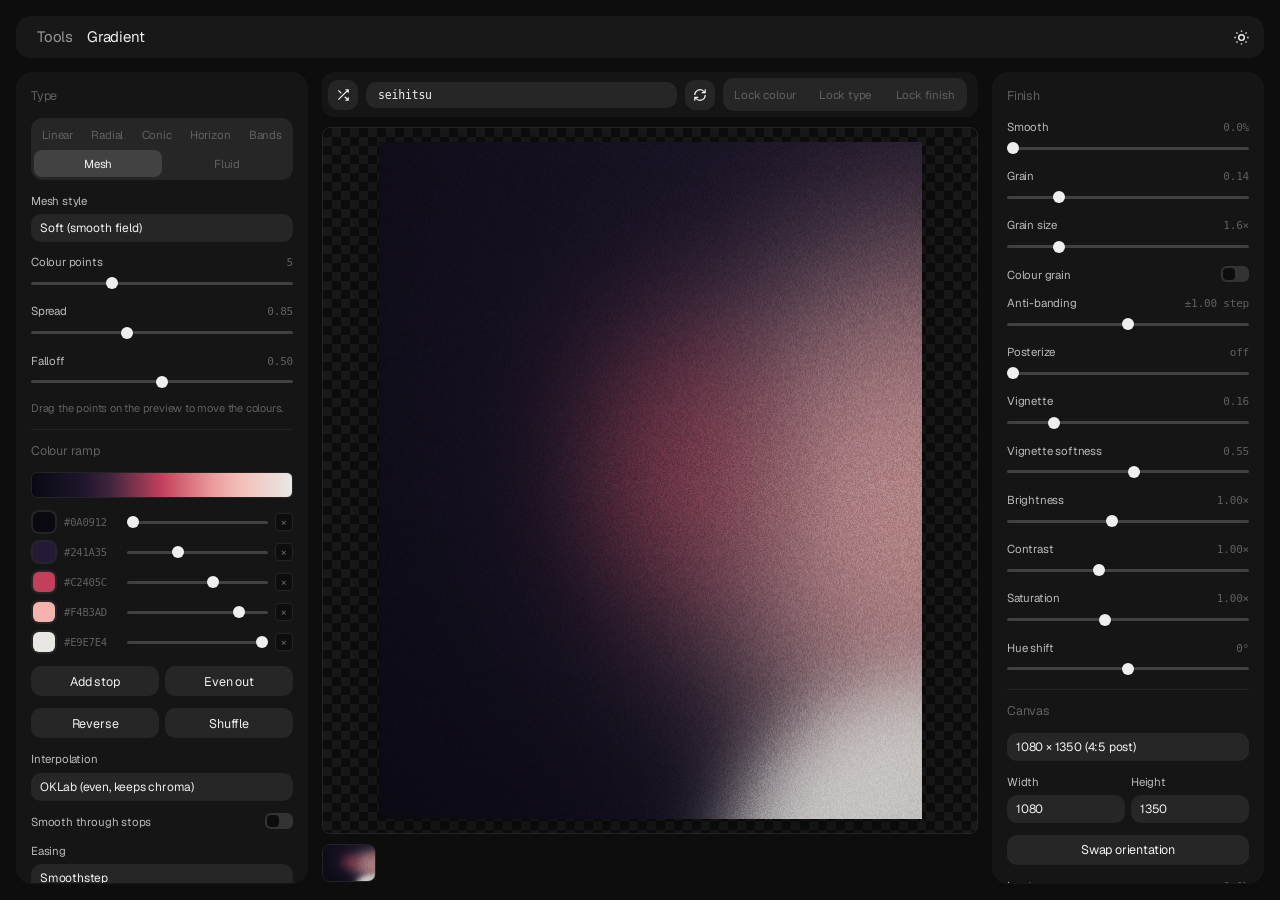
<file: tools/gradient/index.html>
<!DOCTYPE html>
<html lang="en" data-theme="dark">
<head>
<meta charset="UTF-8">
<meta name="viewport" content="width=device-width, initial-scale=1.0">
<title>Gradient Generator – Tools</title>
<link rel="icon" href="/tools/favicon.svg" type="image/svg+xml">
<link rel="icon" href="/tools/favicon-32.png" type="image/png" sizes="32x32">
<link rel="apple-touch-icon" href="/tools/favicon-180.png">
<link rel="stylesheet" href="../shared.css">
<style>
  body { padding: 72px 16px 16px; height: 100vh; overflow: hidden; }
  .app {
    display: grid; grid-template-columns: 292px minmax(0, 1fr) 272px;
    gap: 14px; height: 100%;
  }
  .panel {
    border: 1px solid var(--border); border-radius: var(--radius); background: var(--surface);
    overflow-y: auto; overflow-x: hidden; scrollbar-width: thin; min-height: 0;
  }
  .panel-inner { padding: 14px; display: flex; flex-direction: column; gap: 12px; }

  .h { font-size: 10px; font-weight: 600; letter-spacing: .6px; text-transform: uppercase; color: var(--muted); }
  .sep-line { height: 1px; background: var(--border); }
  .row { display: flex; gap: 6px; }
  .row > * { flex: 1; }
  .hidden { display: none !important; }

  .seg { display: grid; grid-auto-flow: column; grid-auto-columns: 1fr; border: 1px solid var(--border);
    border-radius: 100px; padding: 3px; gap: 2px; }
  .seg.wrap { display: flex; flex-wrap: wrap; border-radius: 12px; }
  .seg button {
    padding: 6px 8px; font: 500 11.5px var(--font); border: 0; border-radius: 100px;
    background: transparent; color: var(--muted); cursor: pointer; white-space: nowrap;
  }
  .seg.wrap button { flex: 1 0 auto; }
  .seg button.active { background: var(--tag-bg); color: var(--tag-fg); }
  .seg button:hover:not(.active) { color: var(--fg); }

  .ctl { display: flex; flex-direction: column; gap: 5px; }
  .ctl-head { display: flex; justify-content: space-between; align-items: baseline; font-size: 11.5px; }
  .ctl-head .name { opacity: .75; cursor: pointer; }
  .ctl-head .name:hover { opacity: 1; }
  .ctl-head .val { font: 500 11px ui-monospace, Menlo, monospace; color: var(--muted); }
  input[type="range"] { width: 100%; height: 16px; margin: 0; -webkit-appearance: none; appearance: none;
    background: transparent; cursor: pointer; }
  input[type="range"]::-webkit-slider-runnable-track { height: 3px; background: var(--border); border-radius: 2px; }
  input[type="range"]::-webkit-slider-thumb { -webkit-appearance: none; width: 13px; height: 13px;
    margin-top: -5px; border-radius: 50%; background: var(--fg); border: 0; }
  input[type="range"]::-moz-range-track { height: 3px; background: var(--border); border-radius: 2px; }
  input[type="range"]::-moz-range-thumb { width: 13px; height: 13px; border-radius: 50%; background: var(--fg); border: 0; }

  select, input[type="text"], input[type="number"], textarea {
    padding: 6px 9px; font: 12px var(--font); border: 1px solid var(--border); border-radius: 8px;
    background: var(--bg); color: var(--fg); outline: none; width: 100%;
  }
  textarea { resize: vertical; min-height: 46px; font-family: var(--mono); font-size: 11px; }
  select:focus, input:focus, textarea:focus { border-color: var(--muted); }

  .chk { display: flex; align-items: center; justify-content: space-between; font-size: 11.5px; cursor: pointer; }
  .chk > span:first-child { opacity: .75; }
  .switch { position: relative; width: 28px; height: 16px; flex-shrink: 0; }
  .switch input { opacity: 0; position: absolute; inset: 0; margin: 0; cursor: pointer; }
  .switch b { position: absolute; inset: 0; border-radius: 100px; background: var(--border); transition: background 150ms; pointer-events: none; }
  .switch b::after { content: ""; position: absolute; left: 2px; top: 2px; width: 12px; height: 12px;
    border-radius: 50%; background: var(--bg); transition: transform 180ms var(--ease-out); }
  .switch input:checked + b { background: var(--fg); }
  .switch input:checked + b::after { transform: translateX(12px); }

  /* ─── Palette library ───────────────────────────────────── */
  .pal-list { display: flex; flex-direction: column; gap: 4px; max-height: 268px; overflow-y: auto; scrollbar-width: thin; }
  .pal {
    display: flex; flex-direction: column; gap: 4px; padding: 6px; border-radius: 8px;
    border: 1px solid transparent; cursor: pointer;
  }
  .pal:hover { border-color: var(--border); background: var(--bg); }
  .pal.active { border-color: var(--fg); }
  .pal .ramp { height: 16px; border-radius: 4px; }
  .pal .nm { font-size: 10.5px; color: var(--muted); display: flex; justify-content: space-between; }

  /* ─── Stops editor ──────────────────────────────────────── */
  .stops { display: flex; flex-direction: column; gap: 6px; }
  .stop { display: flex; align-items: center; gap: 7px; }
  .stop input[type="color"] { width: 26px; height: 24px; padding: 0; border: 1px solid var(--border);
    border-radius: 6px; background: none; cursor: pointer; flex-shrink: 0; }
  .stop input[type="color"]::-webkit-color-swatch-wrapper { padding: 2px; }
  .stop input[type="color"]::-webkit-color-swatch { border: 0; border-radius: 4px; }
  .stop code { font: 10.5px ui-monospace, Menlo, monospace; color: var(--muted); width: 56px; }
  .stop input[type="range"] { flex: 1; }
  .stop button { width: 18px; height: 18px; border-radius: 4px; border: 1px solid var(--border);
    background: var(--bg); color: var(--muted); cursor: pointer; font-size: 11px; line-height: 1; padding: 0; flex-shrink: 0; }
  .stop button:hover { color: var(--danger); border-color: var(--danger); }
  .ramp-preview { height: 26px; border-radius: 6px; border: 1px solid var(--border); }

  /* ─── Stage ─────────────────────────────────────────────── */
  .stage-col { display: flex; flex-direction: column; gap: 10px; min-width: 0; min-height: 0; }
  .stage {
    position: relative; flex: 1; min-height: 0; border: 1px solid var(--border);
    border-radius: var(--radius); display: flex; align-items: center; justify-content: center;
    overflow: hidden; background:
      linear-gradient(45deg, rgba(128,128,128,.10) 25%, transparent 25%),
      linear-gradient(-45deg, rgba(128,128,128,.10) 25%, transparent 25%),
      linear-gradient(45deg, transparent 75%, rgba(128,128,128,.10) 75%),
      linear-gradient(-45deg, transparent 75%, rgba(128,128,128,.10) 75%);
    background-size: 18px 18px; background-position: 0 0, 0 9px, 9px -9px, -9px 0;
  }
  #out { max-width: calc(100% - 28px); max-height: calc(100% - 28px); display: block;
    box-shadow: 0 10px 40px rgba(0,0,0,.35); }

  .bar {
    display: flex; align-items: center; gap: 8px; border: 1px solid var(--border);
    border-radius: 100px; padding: 5px 10px 5px 5px; background: var(--surface); flex-wrap: wrap;
  }
  .bar .seed { flex: 1; min-width: 120px; }
  .bar input[type="text"] { font-family: var(--mono); font-size: 11.5px;
    border-radius: 100px; padding: 6px 12px; }
  .icon-btn {
    width: 30px; height: 30px; border-radius: 50%; border: 1px solid var(--border);
    background: var(--bg); color: var(--fg); display: inline-flex; align-items: center;
    justify-content: center; cursor: pointer; flex-shrink: 0; transition: box-shadow 150ms;
  }
  .icon-btn:hover { box-shadow: var(--hover-shadow); }
  .icon-btn svg { width: 14px; height: 14px; }
  .icon-btn.on { background: var(--tag-bg); color: var(--tag-fg); }

  /* Draggable points over the preview (mesh points, radial/conic centre). */
  .handles { position: absolute; inset: 0; pointer-events: none; }
  .handle {
    position: absolute; width: 16px; height: 16px; margin: -8px 0 0 -8px; border-radius: 5px;
    border: 2px solid #fff; box-shadow: 0 0 0 1px rgba(0,0,0,.45), 0 2px 8px rgba(0,0,0,.35);
    pointer-events: auto; cursor: grab; touch-action: none; opacity: 0; transition: opacity 150ms;
  }
  .stage:hover .handle, .handle.dragging { opacity: 1; }
  .handle.dragging { cursor: grabbing; }
  .history { display: flex; gap: 6px; overflow-x: auto; padding-bottom: 2px; scrollbar-width: thin; }
  .history canvas {
    width: 54px; height: 38px; border-radius: 6px; border: 1px solid var(--border);
    cursor: pointer; flex-shrink: 0; display: block;
  }
  .history canvas:hover { border-color: var(--fg); }

  .pill-btn { justify-content: center; font-size: 12px; width: 100%; }
  .btn-grid { display: grid; grid-template-columns: 1fr 1fr; gap: 6px; }
  .note { font-size: 11px; color: var(--muted); line-height: 1.45; }
  .stat { font: 10.5px ui-monospace, Menlo, monospace; color: var(--muted); }

  .toast {
    position: fixed; bottom: 24px; left: 50%; transform: translateX(-50%) translateY(70px);
    background: var(--tag-bg); color: var(--tag-fg); padding: 9px 18px; border-radius: 100px;
    font-size: 12px; font-weight: 500; opacity: 0;
    transition: transform 400ms var(--ease-out), opacity 400ms; pointer-events: none; z-index: 600;
  }
  .toast.show { transform: translateX(-50%) translateY(0); opacity: 1; }

  @media (max-width: 1150px) {
    body { height: auto; overflow: auto; }
    .app { grid-template-columns: 1fr; height: auto; }
    .stage-col { order: -1; }
    .stage { height: 56vh; flex: none; }
    .panel { overflow: visible; }
  }
</style>
<link rel="stylesheet" href="/tools/skin.css"><!-- last: the shared look wins -->
</head>
<body>

<div class="hub-nav">
  <div class="hub-pill" id="nav"></div>
  <button class="theme-toggle-btn" id="themeToggle" title="Toggle theme">
    <svg viewBox="0 0 24 24" fill="none" stroke="currentColor" stroke-width="2" id="themeIcon"></svg>
  </button>
</div>

<div class="app">
  <!-- ─── Left: shape and colour ────────────────────────────── -->
  <aside class="panel">
    <div class="panel-inner">
      <div class="h">Type</div>
      <div class="seg wrap" id="typeSeg"></div>
      <div id="typeParams" style="display:flex;flex-direction:column;gap:11px"></div>

      <div class="sep-line"></div>
      <div class="h">Colour ramp</div>
      <div class="ramp-preview" id="rampPreview"></div>
      <div class="stops" id="stops"></div>
      <div class="row">
        <button class="pill-btn" id="addStop">Add stop</button>
        <button class="pill-btn" id="spreadStops">Even out</button>
      </div>
      <div class="row">
        <button class="pill-btn" id="reverseStops">Reverse</button>
        <button class="pill-btn" id="shuffleStops">Shuffle</button>
      </div>

      <div class="ctl">
        <div class="ctl-head"><span class="name">Interpolation</span></div>
        <select id="space"></select>
      </div>
      <div class="ctl" id="hueCtl">
        <div class="ctl-head"><span class="name">Hue route</span></div>
        <select id="hue"></select>
      </div>
      <label class="chk" title="One smooth curve through every stop, in OKLab. Removes the faint lines (Mach bands) the eye sees where straight segments meet at a stop.">
        <span>Smooth through stops</span><span class="switch"><input type="checkbox" id="spline"><b></b></span></label>
      <div class="ctl" id="easingCtl">
        <div class="ctl-head"><span class="name">Easing</span></div>
        <select id="easing"></select>
      </div>
      <div class="ctl" id="biasCtl"></div>

      <div class="sep-line"></div>
      <div class="h">Palettes</div>
      <input type="text" id="palSearch" placeholder="Search palettes…">
      <div class="seg wrap" id="famSeg"></div>
      <div class="pal-list" id="palList"></div>
    </div>
  </aside>

  <!-- ─── Centre: preview ───────────────────────────────────── -->
  <main class="stage-col">
    <div class="bar">
      <button class="icon-btn" id="randomBtn" title="Randomize everything (R)">
        <svg viewBox="0 0 24 24" fill="none" stroke="currentColor" stroke-width="2"><path d="M16 3h5v5M4 20L21 3M21 16v5h-5M15 15l6 6M4 4l5 5"/></svg>
      </button>
      <span class="seed"><input type="text" id="seed" spellcheck="false" aria-label="seed"></span>
      <button class="icon-btn" id="newSeed" title="New seed (S)">
        <svg viewBox="0 0 24 24" fill="none" stroke="currentColor" stroke-width="2"><path d="M21 2v6h-6M3 12a9 9 0 0 1 15-6.7L21 8M3 22v-6h6M21 12a9 9 0 0 1-15 6.7L3 16"/></svg>
      </button>
      <div class="seg" style="flex:0 0 auto" id="lockSeg">
        <button data-lock="colours" title="Keep the colours when randomizing">Lock colour</button>
        <button data-lock="type" title="Keep the gradient type when randomizing">Lock type</button>
        <button data-lock="finish" title="Keep grain and finish when randomizing">Lock finish</button>
      </div>
    </div>
    <div class="stage" id="stage"><canvas id="out"></canvas><div class="handles" id="handles"></div></div>
    <div class="history" id="history"></div>
  </main>

  <!-- ─── Right: finish, canvas, export ─────────────────────── -->
  <aside class="panel">
    <div class="panel-inner">
      <div class="h">Finish</div>
      <div id="finish" style="display:flex;flex-direction:column;gap:11px"></div>

      <div class="sep-line"></div>
      <div class="h">Canvas</div>
      <select id="sizePreset"></select>
      <div class="btn-grid">
        <label class="ctl"><span class="ctl-head"><span class="name">Width</span></span>
          <input type="number" id="cw" min="16" max="8000" step="1"></label>
        <label class="ctl"><span class="ctl-head"><span class="name">Height</span></span>
          <input type="number" id="chh" min="16" max="8000" step="1"></label>
      </div>
      <button class="pill-btn" id="swapSize">Swap orientation</button>
      <div id="canvasExtra" style="display:flex;flex-direction:column;gap:11px"></div>

      <div class="sep-line"></div>
      <div class="h">Label</div>
      <textarea id="label" placeholder="SEA GRADIENT"></textarea>
      <label class="chk"><span>List the hex codes</span><span class="switch"><input type="checkbox" id="hexList"><b></b></span></label>
      <label class="chk"><span>Pick ink automatically</span><span class="switch"><input type="checkbox" id="labelAuto" checked><b></b></span></label>
      <div class="ctl" id="labelColourCtl">
        <div class="ctl-head"><span class="name">Ink</span><code class="val" id="labelColourHex"></code></div>
        <input type="color" id="labelColour" style="width:100%;height:26px;padding:0;border:1px solid var(--border);border-radius:6px;background:none">
      </div>
      <div class="note" id="contrastNote"></div>
      <div class="seg wrap" id="labelPos"></div>
      <div id="labelParams" style="display:flex;flex-direction:column;gap:11px"></div>

      <div class="sep-line"></div>
      <div class="h">Export</div>
      <div class="btn-grid">
        <button class="pill-btn pill-btn-primary" id="png1">PNG 1×</button>
        <button class="pill-btn" id="png2">PNG 2×</button>
        <button class="pill-btn" id="jpg">JPEG</button>
        <button class="pill-btn" id="webp">WebP</button>
        <button class="pill-btn" id="svg">SVG</button>
        <button class="pill-btn" id="copyCss">Copy CSS</button>
        <button class="pill-btn" id="copyHex">Copy hex</button>
        <button class="pill-btn" id="savePreset">Save JSON</button>
        <button class="pill-btn" id="loadPreset">Load JSON</button>
      </div>
      <input type="file" id="jsonInput" accept="application/json,.json" style="display:none">
      <div class="note" id="exportNote"></div>
      <div class="stat" id="sizeNote"></div>
    </div>
  </aside>
</div>

<div class="toast" id="toast"></div>

<script src="engine.js"></script>
<script src="render.js"></script>
<script src="app.js"></script>
</body>
</html>
</file>
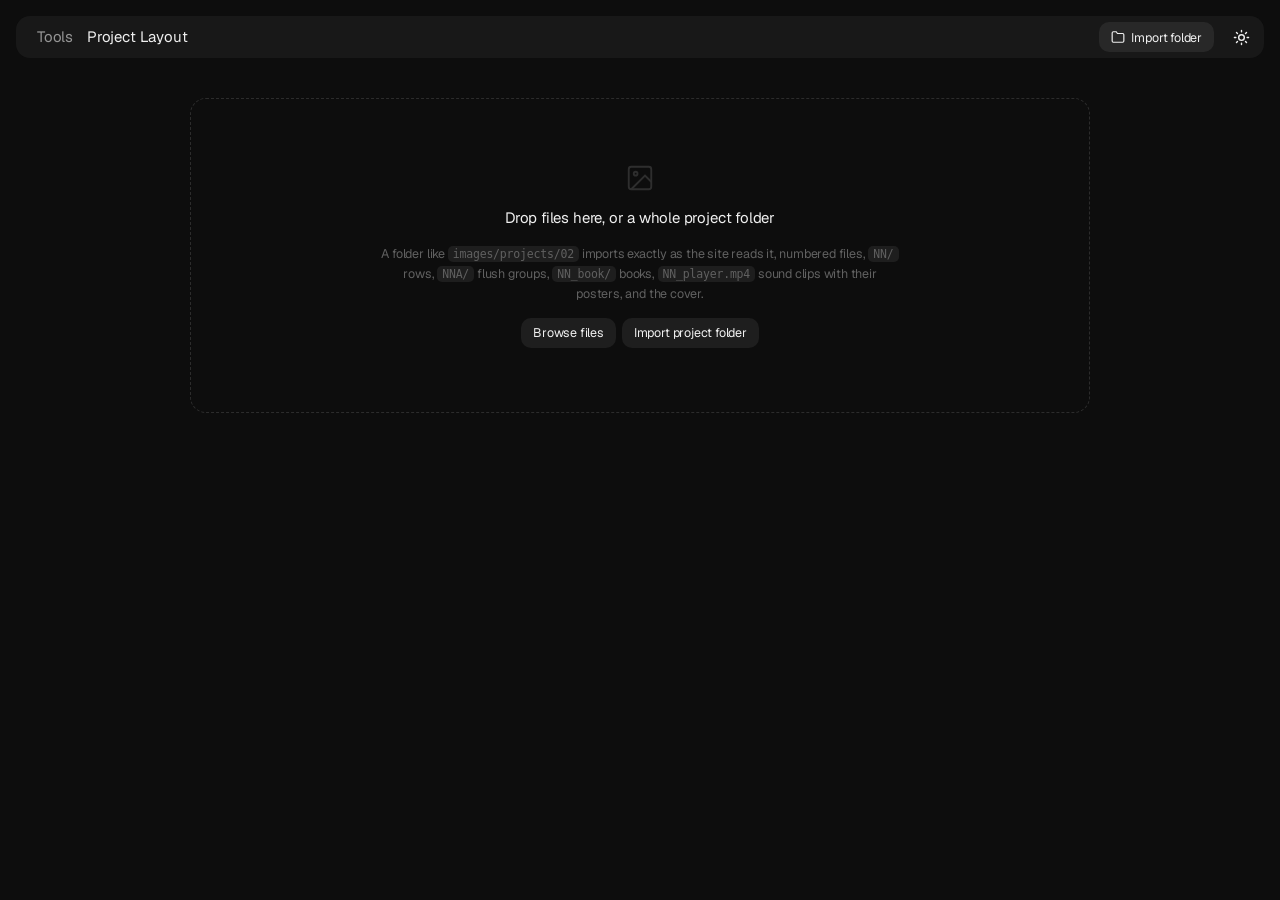
<file: tools/layout/index.html>
<!DOCTYPE html>
<html lang="en" data-theme="dark">
<head>
<meta charset="UTF-8">
<meta name="viewport" content="width=device-width, initial-scale=1.0">
<title>Project Layout – Tools</title>
<link rel="icon" href="/tools/favicon.svg" type="image/svg+xml">
<link rel="icon" href="/tools/favicon-32.png" type="image/png" sizes="32x32">
<link rel="apple-touch-icon" href="/tools/favicon-180.png">
<link rel="stylesheet" href="../shared.css">
<style>
  /* Tool chrome reads the Studio tokens (shared.css). The Site Preview
     further down mirrors vegarem.no's own stylesheet, scoped to .sp-root. */
  :root { --preview-max-width: 900px; }

  /* One bar: the Studio nav carries this tool's actions (.nav-actions). */
  body { min-height: 100vh; padding-top: 74px; }
  .nav-actions .btn { height: 30px; }

  .btn {
    display: inline-flex; align-items: center; gap: 6px; height: var(--pill-h);
    padding: 0 12px; font-size: 12.5px; cursor: pointer; white-space: nowrap;
  }
  .btn svg { width: 14px; height: 14px; flex-shrink: 0; }
  .btn.sm { height: 24px; padding: 0 9px; font-size: 11.5px; border-radius: 8px; }

  /* ─── Stats strip ─────────────────────────────────────────────── */
  .config-bar {
    max-width: var(--preview-max-width); margin: 8px auto 0; padding: 0 24px;
    display: flex; align-items: center; gap: 16px; font-size: 12.5px; color: var(--muted);
  }
  .config-bar .stat strong { color: var(--fg); font-weight: 400; }
  .config-right { margin-left: auto; display: flex; align-items: center; gap: 8px; }
  .layout-toggle { display: flex; padding: 2px; gap: 2px; }
  .layout-toggle button {
    height: 26px; padding: 0 11px; font-size: 12px; border: 0; background: transparent; cursor: pointer;
  }

  /* ─── Drop zone ───────────────────────────────────────────────── */
  .drop-zone {
    display: flex; flex-direction: column; align-items: center; justify-content: center; gap: 14px;
    max-width: var(--preview-max-width); margin: 24px auto; padding: 64px 40px;
    font-size: 15px; text-align: center; cursor: pointer; transition: border-color 200ms, background 200ms;
  }
  .drop-zone svg { width: 30px; height: 30px; opacity: 0.4; }
  .drop-zone p { margin: 0; color: var(--fg); }
  .drop-zone .hint { font-size: 12.5px; line-height: 1.6; color: var(--muted); max-width: 520px; }
  .drop-zone .hint code { font: 11.5px var(--mono); background: var(--tone); padding: 1px 5px; border-radius: 5px; }
  .drop-zone-btns { display: flex; gap: 6px; }
  input[type="file"] { display: none; }

  /* ─── Canvas, rows as the site stacks them ───────────────────── */
  .layout-area { max-width: var(--preview-max-width); margin: 18px auto 80px; padding: 0 24px; position: relative; }

  .row { display: grid; gap: var(--gap); margin-bottom: var(--gap); position: relative; }
  .grid-chunk { display: grid; grid-template-columns: 1fr 1fr; gap: var(--gap); margin-bottom: var(--gap); align-items: start; }
  .grid-chunk > .row, .grid-chunk > .flush-wrap { margin-bottom: 0; }

  /* Flush group: rows touch, only the outer corners round (site .project-flush-group). */
  .flush-wrap { position: relative; margin-bottom: var(--gap); }
  .flush-wrap .row { gap: 0; margin-bottom: 0; }
  .flush-wrap .row-drop-target { margin: 0; }
  .flush-wrap .img-cell { border-radius: 0; }
  .flush-wrap::before {
    content: ""; position: absolute; left: -12px; top: 0; bottom: 0; width: 2px;
    border-radius: 2px; background: var(--fg); opacity: 0.35;
  }
  .flush-wrap > .row:first-of-type .img-cell:first-child { border-top-left-radius: var(--media-radius); }
  .flush-wrap > .row:first-of-type .img-cell:last-child  { border-top-right-radius: var(--media-radius); }
  .flush-wrap > .row:last-of-type .img-cell:first-child  { border-bottom-left-radius: var(--media-radius); }
  .flush-wrap > .row:last-of-type .img-cell:last-child   { border-bottom-right-radius: var(--media-radius); }

  .img-cell {
    position: relative; border-radius: var(--media-radius); overflow: hidden;
    cursor: grab; background: var(--placeholder);
  }
  .img-cell:active { cursor: grabbing; }
  .img-cell.dragging { opacity: 0.3; }
  .img-cell img, .img-cell video { width: 100%; height: auto; display: block; -webkit-user-drag: none; pointer-events: none; }

  /* Book rows: pages shown as an even strip, on the book's black ground. */
  .row.is-book { background: #000; border-radius: var(--media-radius); padding: 6px; gap: 6px; }
  .row.is-book .img-cell { border-radius: 4px; }

  /* Pills on media, the site's card pills: glass, 24px here (editor scale). */
  .chip {
    position: absolute; z-index: 3; display: inline-flex; align-items: center; gap: 5px;
    height: 24px; padding: 0 9px; border-radius: 8px; font-size: 11.5px; white-space: nowrap;
    background: var(--pill-bg); color: var(--pill-ink);
    -webkit-backdrop-filter: var(--glass); backdrop-filter: var(--glass); pointer-events: none;
  }
  .chip svg { width: 11px; height: 11px; }
  .chip.num  { left: 8px; bottom: 8px; font-variant-numeric: tabular-nums; }
  .chip.type { left: 8px; top: 8px; }
  .chip.meta { right: 8px; bottom: 8px; opacity: 0; transition: opacity 150ms; }
  .img-cell:hover .chip.meta { opacity: 1; }
  .chip.on { background: var(--fg); color: var(--bg); }
  .row-label { left: 8px; top: -30px; position: absolute; }

  .cell-actions { position: absolute; top: 8px; right: 8px; display: flex; gap: 4px; opacity: 0; transition: opacity 150ms; z-index: 4; }
  .img-cell:hover .cell-actions { opacity: 1; }
  .cell-btn {
    width: 26px; height: 26px; border-radius: 8px; border: 0; padding: 0; cursor: pointer;
    display: flex; align-items: center; justify-content: center;
    background: var(--pill-bg); color: var(--pill-ink);
    -webkit-backdrop-filter: var(--glass); backdrop-filter: var(--glass); transition: opacity 150ms;
  }
  .cell-btn:hover { opacity: 0.7; }
  .cell-btn.on { background: var(--fg); color: var(--bg); }
  .cell-btn svg { width: 13px; height: 13px; }

  /* Row tools, a column of buttons in the left gutter, on hover. */
  .row-tools {
    position: absolute; left: -46px; top: 0; display: flex; flex-direction: column; gap: 4px;
    opacity: 0; transition: opacity 150ms; z-index: 5;
  }
  .row:hover > .row-tools, .row-tools:hover { opacity: 1; }
  .row-tools .cell-btn { background: var(--tone); color: var(--fg); -webkit-backdrop-filter: none; backdrop-filter: none; }
  .row-tools .cell-btn.on { background: var(--fg); color: var(--bg); }
  @media (max-width: 1000px) { .row-tools { left: auto; right: -4px; top: -32px; flex-direction: row; } }

  .row-drop-target { height: 4px; margin: 0 0 var(--gap); border-radius: 4px; transition: height 200ms, background 200ms, margin 200ms; }
  .row-drop-target.active { height: 40px; margin: 8px 0; background: var(--tone); box-shadow: inset 0 0 0 1px var(--muted); border-radius: var(--r-pill); }

  .split-indicator { position: absolute; top: 0; width: 3px; height: 100%; background: var(--fg); pointer-events: none; display: none; z-index: 10; }
  .split-indicator.left { left: 0; }
  .split-indicator.right { right: 0; }

  .canvas-legend { max-width: var(--preview-max-width); margin: 10px auto 0; padding: 0 24px; font-size: 12px; color: var(--muted); line-height: 1.6; }

  /* ─── Export panel, a floating panel, the site's info-panel ──── */
  .overlay { position: fixed; inset: 0; background: rgba(0,0,0,0.25); z-index: 190; opacity: 0; pointer-events: none; transition: opacity 300ms; }
  .overlay.open { opacity: 1; pointer-events: auto; }

  .export-panel {
    position: fixed; top: 16px; bottom: 16px; right: 16px; width: 440px; max-width: calc(100vw - 32px);
    z-index: 200; display: flex; flex-direction: column;
    background: var(--bg); border-radius: var(--panel-radius); overflow: hidden;
    transform: translateX(calc(100% + 24px)); transition: transform 380ms var(--ease-out);
  }
  html[data-theme="dark"] .export-panel { background: var(--surface); }
  .export-panel.open { transform: none; }
  .export-header { display: flex; align-items: center; justify-content: space-between; padding: 14px 14px 10px 20px; }
  .export-header h2 { font-size: 15px; font-weight: 400; margin: 0; }
  .export-body { flex: 1; overflow-y: auto; padding: 4px 20px 20px; display: flex; flex-direction: column; gap: 16px; }
  .export-field label { display: block; margin-bottom: 6px; }
  .export-field label .aside { color: var(--muted); opacity: 0.8; }
  .export-field input, .export-field textarea { width: 100%; padding: 0 12px; height: var(--pill-h); font-size: 13px; }
  .export-field textarea { height: auto; padding: 9px 12px; line-height: 1.45; }
  .export-field textarea.desc-input { min-height: 120px; resize: vertical; }
  .export-field textarea.snippet-output { min-height: 220px; font: 11px/1.5 var(--mono); resize: vertical; }
  .field-row { display: grid; grid-template-columns: 1fr 1fr; gap: 10px; }
  .export-check { display: flex; align-items: center; gap: 8px; font-size: 13px; cursor: pointer; }
  .export-check .aside { color: var(--muted); font-size: 12px; }
  .export-checks { display: flex; flex-direction: column; gap: 9px; }
  .desc-tools { display: flex; align-items: center; gap: 8px; margin-bottom: 6px; font-size: 11.5px; color: var(--muted); }
  .export-footer { padding: 12px 14px 14px; display: flex; gap: 6px; flex-wrap: wrap; }
  .export-footer .btn { flex: 1; justify-content: center; }
  .site-fill { display: flex; gap: 8px; align-items: center; font-size: 12px; color: var(--muted); }

  /* Cover: previewed as the actual home-page card (3:2, label, arrow, keywords) */
  .cover-section { display: flex; flex-direction: column; gap: 8px; }
  .cover-section-header { display: flex; align-items: center; justify-content: space-between; }
  .cover-section-header .btns { display: flex; gap: 4px; }
  .cover-card {
    position: relative; aspect-ratio: 3 / 2; overflow: hidden; border-radius: var(--media-radius);
    background: var(--placeholder);
  }
  .cover-card.empty { display: flex; align-items: center; justify-content: center; color: var(--muted); font-size: 12.5px; cursor: pointer; }
  .cover-card img { position: absolute; max-width: none; }
  .cover-card video { width: 100%; height: 100%; object-fit: cover; display: block; }
  .card-pill {
    position: absolute; z-index: 2; display: inline-flex; align-items: center; height: 30px; padding: 0 12px;
    border-radius: 10px; font-size: 12.5px; background: rgba(241,241,241,0.72); color: #0a0a0a;
    -webkit-backdrop-filter: var(--glass); backdrop-filter: var(--glass); white-space: nowrap; pointer-events: none;
  }
  html[data-theme="dark"] .card-pill { background: rgba(30,30,30,0.72); color: #efefef; }
  .card-pill.label { top: 10px; left: 10px; }
  .card-pill.arrow { top: 10px; right: 10px; width: 30px; padding: 0; justify-content: center; }
  .card-pill.arrow svg { width: 13px; height: 13px; }
  .card-keys { position: absolute; left: 10px; right: 10px; bottom: 10px; display: flex; flex-wrap: wrap; gap: 6px; z-index: 2; }
  .card-keys .card-pill { position: static; opacity: 0; transition: opacity 150ms; }
  .cover-card:hover .card-keys .card-pill { opacity: 1; }

  /* Live description beside the export panel */
  .desc-preview-panel {
    position: fixed; top: 16px; bottom: 16px; right: 472px; width: 380px; z-index: 199;
    display: flex; flex-direction: column; border-radius: var(--panel-radius); overflow: hidden;
    background: var(--bg); opacity: 0; pointer-events: none; transform: translateX(24px);
    transition: opacity 300ms ease, transform 380ms var(--ease-out);
  }
  html[data-theme="dark"] .desc-preview-panel { background: var(--surface); }
  .desc-preview-panel.open { opacity: 1; transform: none; pointer-events: auto; }
  .desc-preview-header { display: flex; align-items: baseline; justify-content: space-between; padding: 16px 20px 6px; }
  .desc-preview-header h2 { font-size: 15px; font-weight: 400; margin: 0; }
  .desc-preview-body { flex: 1; overflow-y: auto; padding: 14px 20px 24px; }
  .desc-preview-body .project-desc { font-size: 15px; line-height: 1.35; }
  .desc-preview-body .project-desc p { margin: 0; }
  .desc-preview-body .project-desc p + p { margin-top: 18px; }
  .desc-preview-body hr.desc-divider { border: 0; border-top: 1px solid var(--border); margin: 20px 0; }
  .desc-preview-empty { color: var(--muted); font-size: 12.5px; }
  @media (max-width: 920px) { .desc-preview-panel { display: none; } }

  /* ─── Toast ───────────────────────────────────────────────────── */
  .toast {
    position: fixed; bottom: 24px; left: 50%; transform: translateX(-50%) translateY(70px);
    opacity: 0; transition: transform 400ms var(--ease-out), opacity 400ms; pointer-events: none;
    z-index: 600; max-width: 80vw; text-align: center;
  }
  .toast.show { transform: translateX(-50%) translateY(0); opacity: 1; }

  /* ─── Crop modal ──────────────────────────────────────────────── */
  .crop-modal-overlay { position: fixed; inset: 0; background: rgba(0,0,0,0.6); z-index: 400; display: none; align-items: center; justify-content: center; }
  .crop-modal-overlay.open { display: flex; }
  .crop-modal { background: var(--bg); border-radius: var(--panel-radius); width: 90vw; max-width: 720px; overflow: hidden; }
  html[data-theme="dark"] .crop-modal { background: var(--surface); }
  .crop-modal-header { display: flex; align-items: center; justify-content: space-between; padding: 12px 12px 12px 20px; }
  .crop-modal-header h3 { font-size: 15px; font-weight: 400; margin: 0; }
  .crop-canvas-wrap { position: relative; background: #111; display: flex; align-items: center; justify-content: center; min-height: 300px; overflow: hidden; cursor: grab; }
  .crop-canvas-wrap:active { cursor: grabbing; }
  .crop-canvas-wrap canvas { display: block; }
  .crop-frame { position: absolute; border: 1.5px solid rgba(255,255,255,0.85); border-radius: var(--media-radius); pointer-events: none; }
  .crop-modal-controls { display: flex; align-items: center; gap: 12px; padding: 14px 20px; }
  .crop-modal-controls input[type="range"] { flex: 1; }
  .zoom-label { font-size: 12px; color: var(--muted); min-width: 38px; font-variant-numeric: tabular-nums; }

  /* ─── Arrange (full-screen split view) ────────────────────────── */
  .arrange-panel {
    position: fixed; inset: 0; z-index: 250; background: var(--bg);
    transform: translateY(100%); transition: transform 380ms var(--ease-out); display: flex; flex-direction: column;
  }
  .arrange-panel.open { transform: none; }
  .arrange-header { display: flex; align-items: center; justify-content: space-between; gap: 16px; padding: 16px 16px 12px 24px; flex-shrink: 0; }
  .arrange-header h3 { font-size: 15px; font-weight: 400; margin: 0; }
  .arrange-hint { font-size: 12.5px; color: var(--muted); }
  .arrange-split { display: flex; flex: 1; min-height: 0; gap: 14px; padding: 0 16px 16px; }
  .arrange-body { display: flex; flex-direction: column; gap: 8px; padding: 18px; flex: 1; overflow-y: auto; min-width: 0; background: var(--surface); border-radius: var(--panel-radius); }
  .arrange-preview { width: 380px; flex-shrink: 0; overflow-y: auto; padding: 18px; background: var(--surface); border-radius: var(--panel-radius); }
  .arrange-preview-label { margin-bottom: 12px; }

  .ap-row { display: grid; gap: 2px; margin-bottom: 2px; position: relative; border-radius: 3px; outline: 2px solid transparent; outline-offset: 2px; transition: outline-color 150ms; }
  .ap-row.highlight { outline-color: var(--fg); }
  .ap-row img, .ap-row video { width: 100%; height: auto; display: block; border-radius: 3px; pointer-events: none; }
  .ap-flush { margin-bottom: 2px; }
  .ap-flush .ap-row { gap: 0; margin-bottom: 0; }
  .ap-flush .ap-row img, .ap-flush .ap-row video { border-radius: 0; }
  .ap-book { background: #000; padding: 3px; }
  .ap-chunk { display: grid; grid-template-columns: 1fr 1fr; gap: 2px; margin-bottom: 2px; align-items: start; }
  .ap-chunk > * { margin-bottom: 0; }
  .ap-num {
    position: absolute; top: 4px; left: 4px; z-index: 2; pointer-events: none;
    font-size: 9.5px; padding: 1px 5px; border-radius: 4px; background: var(--pill-bg); color: var(--pill-ink);
  }

  .arrange-row { display: flex; align-items: center; gap: 10px; min-height: 80px; position: relative; }
  .arrange-row.in-group { padding-left: 10px; }
  .arrange-row.in-group::before { content: ""; position: absolute; left: 30px; top: -6px; bottom: -6px; width: 2px; background: var(--fg); opacity: 0.35; border-radius: 2px; }
  .arrange-row-num { font-size: 12px; color: var(--muted); min-width: 34px; text-align: right; flex-shrink: 0; font-variant-numeric: tabular-nums; }
  .arrange-row-items {
    display: flex; gap: 8px; flex: 1; flex-wrap: wrap; min-height: 78px; padding: 6px;
    border-radius: 12px; box-shadow: inset 0 0 0 1px transparent; transition: box-shadow 150ms, background 150ms;
  }
  .arrange-row.is-book .arrange-row-items { background: #000; }
  .arrange-row-items.drag-over { box-shadow: inset 0 0 0 1.5px var(--fg); background: var(--tone); }
  .arrange-body.dragging-active .arrange-row-items { box-shadow: inset 0 0 0 1px var(--tone-strong); }
  .arrange-thumb {
    position: relative; width: 96px; height: 72px; border-radius: 6px; overflow: hidden; cursor: grab;
    flex-shrink: 0; background: var(--placeholder); transition: opacity 150ms;
  }
  .arrange-thumb:active { cursor: grabbing; }
  .arrange-thumb.dragging { opacity: 0.3; }
  .arrange-thumb.drag-left { box-shadow: -4px 0 0 0 var(--fg); }
  .arrange-thumb.drag-right { box-shadow: 4px 0 0 0 var(--fg); }
  .arrange-thumb img, .arrange-thumb video { width: 100%; height: 100%; object-fit: cover; display: block; pointer-events: none; -webkit-user-drag: none; }
  .arrange-thumb .thumb-type { position: absolute; top: 3px; left: 3px; font-size: 9px; padding: 1px 4px; border-radius: 4px; background: var(--pill-bg); color: var(--pill-ink); }
  .arrange-thumb .thumb-remove {
    position: absolute; top: 3px; right: 3px; width: 18px; height: 18px; border-radius: 6px; border: 0; padding: 0;
    background: var(--pill-bg); color: var(--pill-ink); font-size: 12px; line-height: 1; cursor: pointer; display: none; align-items: center; justify-content: center;
  }
  .arrange-thumb:hover .thumb-remove { display: flex; }
  .arrange-row-actions { display: flex; flex-direction: column; gap: 3px; flex-shrink: 0; }
  .arrange-row-actions .cell-btn { width: 24px; height: 24px; background: var(--tone); color: var(--fg); -webkit-backdrop-filter: none; backdrop-filter: none; }
  .arrange-row-actions .cell-btn.on { background: var(--fg); color: var(--bg); }
  .arrange-row-actions .cell-btn:disabled { opacity: 0.3; cursor: default; }
  .arrange-drop-between { height: 6px; margin: -4px 0; border-radius: var(--r-pill); transition: height 150ms, background 150ms, box-shadow 150ms; position: relative; z-index: 2; }
  .arrange-body.dragging-active .arrange-drop-between { height: 28px; margin: 2px 0; box-shadow: inset 0 0 0 1px var(--tone-strong); }
  .arrange-body.dragging-active .arrange-drop-between.active, .arrange-drop-between.active { height: 36px; margin: 2px 0; box-shadow: inset 0 0 0 1.5px var(--fg); background: var(--tone); }

  /* ─── Lightbox ────────────────────────────────────────────────── */
  .lightbox { position: fixed; inset: 0; background: rgba(0,0,0,0.85); -webkit-backdrop-filter: blur(6px); backdrop-filter: blur(6px); z-index: 500; display: none; align-items: center; justify-content: center; cursor: zoom-out; }
  .lightbox.open { display: flex; }
  .lightbox img, .lightbox video { max-width: min(90vw, 1000px); max-height: 88vh; border-radius: var(--media-radius); }

  /* ════════════════════════════════════════════════════════════════
     SITE PREVIEW, a copy of vegarem.no's project page CSS (v3.2),
     scoped under .sp-root. Values are the site's, not Studio's: the
     preview must look like the site even if Studio is restyled.
     ════════════════════════════════════════════════════════════════ */
  .sp-root {
    position: fixed; inset: 0; z-index: 400; display: none; flex-direction: column;
    --bg: #ffffff; --fg: #0a0a0a; --muted: #999999; --border: #e8e8e8;
    --pill-bg: rgba(241,241,241,0.72); --pill-ink: #0a0a0a; --placeholder: #f5f5f5;
    --mat: #f1f1f1; --gap: 6px; --inset: 10px; --media-radius: 8px; --pill-h: 30px; --pill-round: 0.333;
    background: var(--bg); color: var(--fg);
    font-family: 'Geist', system-ui, sans-serif; font-size: 16px; line-height: 1.5; letter-spacing: -0.012em;
  }
  .sp-root.sp-dark {
    --bg: #0d0d0d; --fg: #efefef; --muted: #606060; --border: #242424;
    --pill-bg: rgba(30,30,30,0.72); --pill-ink: #efefef; --placeholder: #1a1a1a; --mat: #171717;
  }
  .sp-root.open { display: flex; }

  /* Studio's own toolbar above the mimic, tool tokens, not site ones. */
  .sp-toolbar {
    flex-shrink: 0; display: flex; align-items: center; justify-content: space-between; gap: 12px;
    padding: 10px 12px 10px 20px; background: var(--studio-bar, #151515); color: #efefef; letter-spacing: -0.012em;
  }
  .sp-toolbar h2 { font-size: 15px; font-weight: 400; margin: 0; }
  .sp-toolbar .sp-hint { font-size: 12.5px; color: #8a8a8a; margin-left: 10px; }
  .sp-toolbar-actions { display: flex; align-items: center; gap: 6px; }
  .sp-toolbar .layout-toggle { background: rgba(255,255,255,0.07); }
  .sp-toolbar .layout-toggle button { color: #8a8a8a; }
  .sp-toolbar .layout-toggle button.active { background: rgba(255,255,255,0.14); color: #efefef; }
  .sp-toolbar .btn { background: rgba(255,255,255,0.07); color: #efefef; }

  .sp-scroll { flex: 1; overflow-y: auto; position: relative; }
  .sp-frame { min-height: 100%; }
  .sp-root.sp-narrow .sp-scroll { background: #2a2a2a; padding: 20px 0; }
  .sp-root.sp-narrow .sp-frame { width: 390px; margin: 0 auto; background: var(--bg); border-radius: 18px; overflow: hidden; min-height: 760px; }

  /* The site's top bar: one glass strip, three zones. */
  .sp-nav {
    position: sticky; top: 16px; z-index: 20; margin: 16px 16px 0; height: 42px;
    display: flex; align-items: center; justify-content: space-between; padding: 0 21px;
    border-radius: 14px; background: var(--pill-bg);
    -webkit-backdrop-filter: blur(22px) saturate(1.6); backdrop-filter: blur(22px) saturate(1.6);
    font-size: 15px; color: var(--pill-ink);
  }
  .sp-nav .side { display: flex; align-items: center; gap: 18px; }
  .sp-nav svg { width: 17px; height: 17px; }
  .sp-nav .title { position: absolute; left: 50%; transform: translateX(-50%); white-space: nowrap; }
  .sp-root.sp-narrow .sp-nav .title { display: none; }

  .sp-page { padding: 20px 16px 40px; }
  .sp-root .project-layout { display: grid; grid-template-columns: 400px 1fr; gap: 40px; align-items: start; }
  .sp-root .project-left { position: sticky; top: 78px; }
  .sp-root .project-left.has-keywords { display: flex; flex-direction: column; min-height: calc(100vh - 78px - 24px - 60px); }
  .sp-root .project-page-keywords { margin-top: auto; padding-top: 24px; display: flex; flex-wrap: wrap; gap: 6px; }
  .sp-root .project-right { display: flex; flex-direction: column; gap: var(--gap); padding-right: 16px; }
  @media (max-width: 860px) {
    .sp-root .project-layout { grid-template-columns: 1fr; }
    .sp-root .project-left { position: static; }
    .sp-root .project-left.has-keywords { min-height: 0; }
    .sp-root .project-right { padding-right: 0; }
  }
  .sp-root.sp-narrow .project-layout { grid-template-columns: 1fr; }
  .sp-root.sp-narrow .project-left { position: static; }
  .sp-root.sp-narrow .project-left.has-keywords { min-height: 0; }
  .sp-root.sp-narrow .project-page-keywords { padding-top: 16px; }
  .sp-root.sp-narrow .project-right { padding-right: 0; }
  .sp-root.sp-narrow .focus-btn { display: none; }

  .sp-root .section-tags-row { display: flex; flex-wrap: wrap; gap: 6px; margin-bottom: 16px; }
  .sp-root .section-tag, .sp-root .focus-btn, .sp-root .sp-pill {
    display: inline-flex; align-items: center; height: var(--pill-h); padding: 0 12px;
    border-radius: calc(var(--pill-h) * var(--pill-round)); border: 0;
    background: var(--pill-bg); color: var(--pill-ink); font: 400 12.5px/1 inherit; letter-spacing: inherit;
    -webkit-backdrop-filter: blur(22px) saturate(1.6); backdrop-filter: blur(22px) saturate(1.6);
  }
  .sp-root .focus-btn { padding: 0 9px; }
  .sp-root .focus-btn svg { width: 11px; height: 11px; }
  .sp-root .project-desc { font-size: 15px; line-height: 1.35; color: var(--fg); }
  .sp-root .project-desc p { margin: 0; }
  .sp-root .project-desc p + p { margin-top: 18px; }
  .sp-root .project-desc a { text-decoration: underline; text-underline-offset: 2px; }
  .sp-root .project-desc hr.desc-divider { border: 0; border-top: 1px solid var(--border); margin: 20px 0; }
  .sp-root .sp-desc-empty { color: var(--muted); }

  .sp-root .project-hero, .sp-root .project-img-item { position: relative; border-radius: var(--media-radius); overflow: hidden; }
  .sp-root .project-hero img, .sp-root .project-img-item img,
  .sp-root .project-hero video, .sp-root .project-img-item video { width: 100%; height: auto; display: block; }
  .sp-root .project-hero video, .sp-root .project-img-item video { transform: scale(1.005); }
  .sp-root .project-row-grid { display: grid; gap: var(--gap); }
  .sp-root .project-img-grid { display: grid; grid-template-columns: 1fr 1fr; gap: var(--gap); align-items: start; }

  .sp-root .project-flush-group { display: flex; flex-direction: column; gap: 0; }
  .sp-root .project-flush-group .project-img-item { border-radius: 0; }
  .sp-root .project-flush-group .project-row-grid { gap: 0; }
  .sp-root .project-flush-group > .project-img-item:first-child,
  .sp-root .project-flush-group > .project-row-grid:first-child > .project-img-item:first-child { border-top-left-radius: var(--media-radius); }
  .sp-root .project-flush-group > .project-img-item:first-child,
  .sp-root .project-flush-group > .project-row-grid:first-child > .project-img-item:last-child { border-top-right-radius: var(--media-radius); }
  .sp-root .project-flush-group > .project-img-item:last-child,
  .sp-root .project-flush-group > .project-row-grid:last-child > .project-img-item:first-child { border-bottom-left-radius: var(--media-radius); }
  .sp-root .project-flush-group > .project-img-item:last-child,
  .sp-root .project-flush-group > .project-row-grid:last-child > .project-img-item:last-child { border-bottom-right-radius: var(--media-radius); }

  /* mat: true, every side-by-side image on an identical 4:5 tile */
  .sp-root.sp-matted .project-row-grid { grid-template-columns: none !important; grid-auto-flow: column; grid-auto-columns: 1fr; }
  .sp-root.sp-matted .project-row-grid > .project-img-item { aspect-ratio: 4 / 5; background: var(--mat); padding: 9% 7%; }
  .sp-root.sp-matted .project-row-grid > .project-img-item img { position: relative; width: 100%; height: 100%; object-fit: contain; }
  .sp-root.sp-matted .project-row-grid > .project-img-item::before {
    content: ""; position: absolute; inset: 0; background: var(--mat-src) center / cover no-repeat;
    filter: blur(40px) saturate(1.3); transform: scale(1.35); opacity: 0.25; pointer-events: none;
  }

  /* Book, one page at a time on black, BOOK_SCALE 0.82, BOOK_CROP 0.09 */
  .sp-root .book { position: relative; background: #000; user-select: none; }
  .sp-root .book-stage { position: relative; width: 100%; overflow: hidden; }
  .sp-root .book-page { position: absolute; left: 50%; top: 50%; width: 82%; height: auto; max-width: none; transform: translate(-50%, -50%); opacity: 0; }
  .sp-root .book-page.is-current { opacity: 1; }
  .sp-root .book-nav { position: absolute; top: calc(50% - 15px); z-index: 2; }
  .sp-root .book-nav.prev { left: 12px; }
  .sp-root .book-nav.next { right: 12px; }
  .sp-root .icon-btn {
    width: var(--pill-h); height: var(--pill-h); display: flex; align-items: center; justify-content: center; padding: 0; border: 0;
    border-radius: calc(var(--pill-h) * var(--pill-round)); background: var(--pill-bg); color: var(--pill-ink); cursor: pointer;
    -webkit-backdrop-filter: blur(22px) saturate(1.6); backdrop-filter: blur(22px) saturate(1.6);
  }
  .sp-root .icon-btn svg { width: 14px; height: 14px; }
  .sp-root .icon-btn:disabled { opacity: 0.35; cursor: default; }
  .sp-root .book-count { position: absolute; bottom: var(--inset); left: 12px; z-index: 2; font-variant-numeric: tabular-nums; }
  .sp-root .book-auto { position: absolute; bottom: var(--inset); right: 12px; z-index: 2; }

  /* *_player.mp4, paused, centre play pill, poster */
  .sp-root .video-wrap { position: relative; }
  .sp-root .video-play {
    position: absolute; top: 50%; left: 50%; transform: translate(-50%, -50%); width: 64px; height: 64px; padding: 0; border: 0;
    display: flex; align-items: center; justify-content: center; border-radius: calc(64px * var(--pill-round));
    background: var(--pill-bg); color: var(--pill-ink); cursor: pointer; z-index: 3;
    -webkit-backdrop-filter: blur(22px) saturate(1.6); backdrop-filter: blur(22px) saturate(1.6);
  }
  .sp-root .video-play svg { width: 22px; height: 22px; }
  .sp-root .video-wrap.playing .video-play { opacity: 0; transition: opacity 280ms; }
  .sp-root .video-wrap.playing:hover .video-play { opacity: 1; }
  .sp-root .video-actions { position: absolute; right: var(--inset); bottom: var(--inset); display: flex; gap: 6px; z-index: 3; }
</style>
<link rel="stylesheet" href="/tools/skin.css"><!-- last: the shared look wins -->
</head>
<body>

<div class="hub-nav">
  <div class="hub-pill">
    <a href="/">Tools</a>
    <a href="/tools/layout/" class="active">Project Layout</a>
    <span class="crumb-extra" id="projectName"></span>
  </div>
  <div class="nav-actions">
    <button class="btn" id="importFolderBtn">
      <svg viewBox="0 0 24 24" fill="none" stroke="currentColor" stroke-width="2"><path d="M22 19a2 2 0 0 1-2 2H4a2 2 0 0 1-2-2V5a2 2 0 0 1 2-2h5l2 3h9a2 2 0 0 1 2 2z"/></svg>
      Import folder
    </button>
    <button class="btn" id="addMoreBtn" style="display:none;">
      <svg viewBox="0 0 24 24" fill="none" stroke="currentColor" stroke-width="2"><line x1="12" y1="5" x2="12" y2="19"/><line x1="5" y1="12" x2="19" y2="12"/></svg>
      Add files
    </button>
    <button class="btn" id="arrangeBtn" style="display:none;">
      <svg viewBox="0 0 24 24" fill="none" stroke="currentColor" stroke-width="2"><rect x="3" y="3" width="7" height="7" rx="1"/><rect x="14" y="3" width="7" height="7" rx="1"/><rect x="3" y="14" width="7" height="7" rx="1"/><rect x="14" y="14" width="7" height="7" rx="1"/></svg>
      Arrange
    </button>
    <button class="btn" id="sitePreviewBtn" style="display:none;">
      <svg viewBox="0 0 24 24" fill="none" stroke="currentColor" stroke-width="2"><rect x="2" y="4" width="20" height="15" rx="2"/><path d="M2 9h20"/></svg>
      Site preview
    </button>
    <button class="btn btn-danger" id="clearBtn" style="display:none;">Clear</button>
    <button class="btn btn-primary" id="exportBtn" style="display:none;">
      <svg viewBox="0 0 24 24" fill="none" stroke="currentColor" stroke-width="2"><path d="M21 15v4a2 2 0 0 1-2 2H5a2 2 0 0 1-2-2v-4"/><polyline points="7 10 12 15 17 10"/><line x1="12" y1="15" x2="12" y2="3"/></svg>
      Export
    </button>
  </div>
  <button class="theme-toggle-btn" id="hubThemeToggle" title="Toggle theme">
    <svg viewBox="0 0 24 24" fill="none" stroke="currentColor" stroke-width="2" stroke-linecap="round" stroke-linejoin="round" id="hubThemeIcon"><path d="M21 12.79A9 9 0 1 1 11.21 3 7 7 0 0 0 21 12.79z"/></svg>
  </button>
</div>

<div class="config-bar" id="configBar" style="display:none;">
  <span class="stat"><strong id="imageCount">0</strong> files</span>
  <span class="stat"><strong id="rowCount">0</strong> slots</span>
  <span class="stat"><strong id="totalSize">0 MB</strong></span>
  <div class="config-right">
    <div class="layout-toggle">
      <button class="active" data-layout="stack">Stack</button>
      <button data-layout="grid">2-col grid</button>
    </div>
  </div>
</div>
<p class="canvas-legend" id="canvasLegend" style="display:none;">
  Drag to reorder; drop on an image's edge to place side by side. Hover a row for its tools on the left:
  join the row above into a <b>flush group</b>, turn a row of images into a <b>book</b>.
  On a single video, the speaker button makes it a <b>sound clip</b> (<code>_player.mp4</code>).
</p>

<div id="dropZone" class="drop-zone">
  <svg viewBox="0 0 24 24" fill="none" stroke="currentColor" stroke-width="1.5"><rect x="3" y="3" width="18" height="18" rx="2"/><circle cx="8.5" cy="8.5" r="1.5"/><polyline points="21 15 16 10 5 21"/></svg>
  <p>Drop files here, or a whole project folder</p>
  <p class="hint">A folder like <code>images/projects/02</code> imports exactly as the site reads it, numbered files, <code>NN/</code> rows, <code>NNA/</code> flush groups, <code>NN_book/</code> books,
    <code>NN_player.mp4</code> sound clips with their posters, and the cover.</p>
  <div class="drop-zone-btns">
    <button class="btn" id="dzBrowseBtn">Browse files</button>
    <button class="btn" id="dzFolderBtn">Import project folder</button>
  </div>
</div>

<input type="file" id="fileInput" multiple accept="image/*,video/mp4,video/quicktime,.gif">
<input type="file" id="folderInput" webkitdirectory directory>

<div class="layout-area" id="layoutArea"></div>

<!-- Site Preview, a vegarem.no project page -->
<div class="sp-root sp-dark" id="sitePreview">
  <div class="sp-toolbar">
    <div><h2 style="display:inline">Site preview</h2><span class="sp-hint">The project page as vegarem.no renders it</span></div>
    <div class="sp-toolbar-actions">
      <div class="layout-toggle">
        <button id="spThemeLight">Light</button>
        <button id="spThemeDark" class="active">Dark</button>
      </div>
      <div class="layout-toggle">
        <button id="spWidthDesktop" class="active">Desktop</button>
        <button id="spWidthMobile">Phone</button>
      </div>
      <button class="btn" id="spCloseBtn">Close</button>
    </div>
  </div>
  <div class="sp-scroll" id="spScroll">
    <div class="sp-frame">
      <div class="sp-nav">
        <div class="side">
          <svg viewBox="0 0 24 24" fill="none" stroke="currentColor" stroke-width="2" stroke-linecap="round" stroke-linejoin="round"><path d="M21 12.79A9 9 0 1 1 11.21 3 7 7 0 0 0 21 12.79z"/></svg>
          <span>Home</span>
        </div>
        <span class="title" id="spNavTitle"></span>
        <div class="side"><span>About</span><span>Archive</span></div>
      </div>
      <div class="sp-page">
        <div class="project-layout">
          <div class="project-left" id="spLeft">
            <div class="section-tags-row" id="spTags"></div>
            <div class="project-desc" id="spDesc"></div>
            <div class="project-page-keywords" id="spKeywords"></div>
          </div>
          <div class="project-right" id="spRight"></div>
        </div>
      </div>
    </div>
  </div>
</div>

<!-- Description Live Preview -->
<div class="desc-preview-panel" id="descPreviewPanel">
  <div class="desc-preview-header">
    <h2>Description</h2>
    <span class="arrange-hint">As the site sets it</span>
  </div>
  <div class="desc-preview-body">
    <div class="project-desc" id="descPreviewBody"><p class="desc-preview-empty">The description preview appears here.</p></div>
  </div>
</div>

<!-- Export Panel -->
<div class="overlay" id="overlay"></div>
<div class="export-panel" id="exportPanel">
  <div class="export-header">
    <h2>Export project</h2>
    <button class="btn" id="closeExport">Close</button>
  </div>
  <div class="export-body">
    <div class="cover-section">
      <div class="cover-section-header">
        <span>Cover: the home-page card, 3:2</span>
        <div class="btns">
          <button class="btn sm" id="coverUploadBtn">Upload</button>
          <button class="btn sm" id="coverFromFirstBtn">First image</button>
          <button class="btn sm" id="coverEditBtn">Crop</button>
        </div>
      </div>
      <div class="cover-card empty" id="coverPreview">Click to choose a cover</div>
    </div>
    <input type="file" id="coverFileInput" accept="image/*,video/mp4,.gif">

    <div class="field-row">
      <div class="export-field">
        <label>Title</label>
        <input type="text" id="exportTitle" placeholder="e.g. Knurr Display">
      </div>
      <div class="export-field">
        <label>Folder</label>
        <input type="text" id="exportFolder" placeholder="e.g. 07">
      </div>
    </div>
    <div class="field-row">
      <div class="export-field">
        <label>Year <span class="aside">optional</span></label>
        <input type="text" id="exportYear" placeholder="2026 or 2025–2026">
      </div>
      <div class="export-field">
        <label>Keywords <span class="aside">comma-separated</span></label>
        <input type="text" id="exportKeywords" placeholder="Print, Poster">
      </div>
    </div>
    <div class="export-field">
      <label>Description <span class="aside">blank line = paragraph, two = section</span></label>
      <div class="desc-tools">
        <button type="button" class="btn sm" id="descBoldBtn" style="font-weight:600" title="Bold selection (⌘B)">B</button>
        <span>Select text and press B, or type **like this**</span>
      </div>
      <textarea class="desc-input" id="exportDesc" placeholder="What it is, who it was with, and the software used."></textarea>
    </div>
    <div class="export-checks">
      <label class="export-check"><input type="checkbox" id="exportMat"> Mat <span class="aside">side-by-side images on identical 4:5 tiles</span></label>
      <label class="export-check"><input type="checkbox" id="exportWip"> Work in progress <span class="aside">shows a coming-soon page</span></label>
    </div>
    <div class="site-fill">
      <button class="btn sm" id="fillFromSiteBtn">Fill from vegarem.no</button>
      <span>Loads the title, year, keywords and text already live for this folder.</span>
    </div>
    <div class="export-field">
      <label>content.js entry and file structure</label>
      <textarea class="snippet-output" id="snippetOutput" readonly></textarea>
    </div>
  </div>
  <div class="export-footer">
    <button class="btn" id="copySnippetBtn">
      <svg viewBox="0 0 24 24" fill="none" stroke="currentColor" stroke-width="2"><rect x="9" y="9" width="13" height="13" rx="2"/><path d="M5 15H4a2 2 0 0 1-2-2V4a2 2 0 0 1 2-2h9a2 2 0 0 1 2 2v1"/></svg>
      Copy entry
    </button>
    <button class="btn" id="saveFolderBtn" style="display:none;">
      <svg viewBox="0 0 24 24" fill="none" stroke="currentColor" stroke-width="2"><path d="M22 19a2 2 0 0 1-2 2H4a2 2 0 0 1-2-2V5a2 2 0 0 1 2-2h5l2 3h9a2 2 0 0 1 2 2z"/></svg>
      Save to folder
    </button>
    <button class="btn btn-primary" id="downloadBtn">
      <svg viewBox="0 0 24 24" fill="none" stroke="currentColor" stroke-width="2"><path d="M21 15v4a2 2 0 0 1-2 2H5a2 2 0 0 1-2-2v-4"/><polyline points="7 10 12 15 17 10"/><line x1="12" y1="15" x2="12" y2="3"/></svg>
      Download ZIP
    </button>
  </div>
</div>

<!-- Crop Modal -->
<div class="crop-modal-overlay" id="cropOverlay">
  <div class="crop-modal">
    <div class="crop-modal-header">
      <h3>Crop cover</h3>
      <div style="display:flex;gap:6px;">
        <button class="btn" id="cropCancelBtn">Cancel</button>
        <button class="btn btn-primary" id="cropApplyBtn">Apply</button>
      </div>
    </div>
    <div class="crop-canvas-wrap" id="cropCanvasWrap">
      <canvas id="cropCanvas"></canvas>
      <div class="crop-frame" id="cropFrame"></div>
    </div>
    <div class="crop-modal-controls">
      <span class="zoom-label" id="cropZoomLabel">100%</span>
      <input type="range" id="cropZoomSlider" min="100" max="400" value="100">
    </div>
  </div>
</div>

<!-- Arrange Panel -->
<div class="arrange-panel" id="arrangePanel">
  <div class="arrange-header">
    <div><h3 style="display:inline">Arrange</h3>
      <span class="arrange-hint" style="margin-left:10px">Drag to reorder · drop onto a row to put images side by side · row buttons join flush groups and make books</span></div>
    <button class="btn btn-primary" id="closeArrangeBtn">Done</button>
  </div>
  <div class="arrange-split">
    <div class="arrange-body" id="arrangeBody"></div>
    <div class="arrange-preview" id="arrangePreview"></div>
  </div>
</div>

<div class="lightbox" id="lightbox"></div>
<div class="toast" id="toast"></div>

<script>
/* ================================================================
 * PROJECT LAYOUT, builds a vegarem.no project folder + content.js entry.
 *
 * MODEL
 *   rows   = [row, row, …], one per numbered slot, in page order.
 *   row    = array of items, plus two properties:
 *              row.kind  "row" (default) | "book" (NN_book/, one page at a time)
 *              row.group null | key, consecutive rows sharing a key form a
 *                        flush group (NNA/ folder: no gaps, outer corners only)
 *   item   = { id, file, url, type: image|gif|video, naturalWidth/Height,
 *              sound (→ NN_player.mp4), posterFile/posterUrl }
 *
 * The site's rules (scripts/build-manifest.js in the site repo):
 *   NN.ext               single item          NN_player.mp4   video with sound
 *   NN_player_poster.*   its still frame      NN/01.ext …     side-by-side row
 *   NN_book/01.ext …     book (images only)   NNA/ NNB/ …     flush group
 * Inside a flush group the same rules repeat (01, 02/, 03_book/ …).
 * A _player clip only counts as a single slot, never inside a row.
 * ================================================================ */
let rows = [];
let nextId = 0;
let nextGroup = 1;
let layoutMode = "stack";        // site layout: "grid" when "grid"
let dragItem = null, dragSourceRow = null, dragSourceIdx = null;
const itemsById = new Map();

let coverSource = null;          // { url, file, type, naturalWidth, naturalHeight }
let coverCrop = { cx: 0.5, cy: 0.5, zoom: 1 };
const FRAME_AR = 3 / 2;          // the home-page card is 3:2
const COVER_W = 1500, COVER_H = 1000;
const BOOK_SCALE = 0.82, BOOK_CROP = 0.09;   // same constants as the site

const $id = id => document.getElementById(id);
const layoutArea = $id("layoutArea"), dropZone = $id("dropZone");
const fileInput = $id("fileInput"), folderInput = $id("folderInput");
const addMoreBtn = $id("addMoreBtn"), importFolderBtn = $id("importFolderBtn");
const clearBtn = $id("clearBtn"), exportBtn = $id("exportBtn"), arrangeBtn = $id("arrangeBtn");
const arrangePanel = $id("arrangePanel"), arrangeBody = $id("arrangeBody");
const configBar = $id("configBar"), exportPanel = $id("exportPanel"), overlay = $id("overlay");
const toastEl = $id("toast"), projectNameEl = $id("projectName"), lightbox = $id("lightbox");
const sitePreviewEl = $id("sitePreview");

const pad = n => String(n).padStart(2, "0");
const isVideo = it => it.type === "video";

/* ================================================================
 * ROW HELPERS + NORMALISATION
 * ================================================================ */
function mkRow(items, props = {}) {
  items.kind = props.kind || "row";
  items.group = props.group == null ? null : props.group;
  return items;
}
const canBeBook = r => r.length > 1 && r.every(it => !isVideo(it));

// Keep the structure legal after any edit: no empty rows, books only of
// 2+ images, every flush group one contiguous run of 2+ rows.
function normalize() {
  rows = rows.filter(r => r.length);
  rows.forEach(r => {
    if (!r.kind) r.kind = "row";
    if (r.group === undefined) r.group = null;
    if (r.kind === "book" && !canBeBook(r)) r.kind = "row";
  });
  const seen = new Set();
  let i = 0;
  while (i < rows.length) {
    const g = rows[i].group;
    if (g == null) { i++; continue; }
    let j = i;
    while (j < rows.length && rows[j].group === g) j++;
    if (j - i < 2) rows[i].group = null;                       // a group of one is just a row
    else if (seen.has(g)) { const k = nextGroup++; for (let t = i; t < j; t++) rows[t].group = k; }
    else seen.add(g);
    i = j;
  }
}

// Top-level nodes in page order: slots and flush groups.
function nodes() {
  const out = [];
  let i = 0;
  while (i < rows.length) {
    const g = rows[i].group;
    if (g != null) {
      const idxs = [];
      while (i < rows.length && rows[i].group === g) idxs.push(i++);
      out.push({ type: "group", idxs });
    } else out.push({ type: "slot", idx: i++ });
  }
  return out;
}

/* ================================================================
 * PLAN, the one place numbering is decided. Used by the canvas labels,
 * the snippet's file tree and the export, so they always agree.
 *   labels[rowIdx] = folder-relative base, e.g. "03", "02A/04"
 *   files          = [{ path, item } | { path, posterOf: item }]
 *   tree           = lines for the snippet comment
 * ================================================================ */
function plan() {
  const labels = [], files = [], tree = [];
  let n = 0;
  function slot(row, base, num, indent) {
    const at = base + num;
    labels[rows.indexOf(row)] = at;
    if (row.kind === "book") {
      tree.push(`${indent}${num}_book/      book, ${row.length} pages`);
      row.forEach((it, i) => { const p = `${at}_book/${pad(i + 1)}.${getFileExt(it.file)}`; files.push({ path: p, item: it });
        tree.push(`${indent}  ${pad(i + 1)}.${getFileExt(it.file)}`); });
    } else if (row.length > 1) {
      tree.push(`${indent}${num}/           side by side`);
      row.forEach((it, i) => { const p = `${at}/${pad(i + 1)}.${getFileExt(it.file)}`; files.push({ path: p, item: it });
        tree.push(`${indent}  ${pad(i + 1)}.${getFileExt(it.file)}`); });
    } else {
      const it = row[0];
      if (isVideo(it) && it.sound) {
        files.push({ path: `${at}_player.mp4`, item: it });
        files.push({ path: `${at}_player_poster.webp`, posterOf: it });
        tree.push(`${indent}${num}_player.mp4      with sound`);
        tree.push(`${indent}${num}_player_poster.webp`);
      } else {
        const p = `${at}.${getFileExt(it.file)}`;
        files.push({ path: p, item: it });
        tree.push(`${indent}${num}.${getFileExt(it.file)}`);
      }
    }
  }
  nodes().forEach(node => {
    n++;
    if (node.type === "group") {
      tree.push(`     ${pad(n)}A/          flush group`);
      node.idxs.forEach((idx, k) => slot(rows[idx], `${pad(n)}A/`, pad(k + 1), "       "));
    } else slot(rows[node.idx], "", pad(n), "     ");
  });
  return { labels, files, tree };
}

/* ================================================================
 * UNDO / REDO, snapshots of structure (ids, kind, group, sound)
 * ================================================================ */
let history = [[]];
let histIdx = 0;

function snapshot() {
  history = history.slice(0, histIdx + 1);
  history.push(rows.map(r => ({ ids: r.map(it => it.id), kind: r.kind, group: r.group, sound: r.map(it => !!it.sound) })));
  if (history.length > 80) history.shift();
  histIdx = history.length - 1;
}
function restoreSnapshot(idx) {
  rows = history[idx].map(s => {
    const items = s.ids.map((id, i) => { const it = itemsById.get(id); if (it) it.sound = s.sound[i]; return it; }).filter(Boolean);
    return mkRow(items, s);
  }).filter(r => r.length);
  histIdx = idx;
  render(); updateUI();
}
function undo() { if (histIdx > 0) restoreSnapshot(histIdx - 1); }
function redo() { if (histIdx < history.length - 1) restoreSnapshot(histIdx + 1); }

function commit() {
  normalize();
  snapshot();
  render();
  updateUI();
}

/* ================================================================
 * FILES
 * ================================================================ */
function getFileType(file) {
  const n = (file.name || "").toLowerCase();
  if (file.type === "video/mp4" || file.type === "video/quicktime" || n.endsWith(".mp4") || n.endsWith(".mov")) return "video";
  if (file.type === "image/gif" || n.endsWith(".gif")) return "gif";
  return "image";
}
function getFileExt(file) {
  const type = getFileType(file);
  if (type === "video") return "mp4";        // the site only reads .mp4
  if (type === "gif") return "gif";
  const ext = (file.name || "").split(".").pop().toLowerCase();
  return ["webp", "jpg", "jpeg", "png"].includes(ext) ? ext : "webp";
}
function fmtSize(bytes) {
  if (!bytes) return "0 MB";
  if (bytes < 1024 * 1024) return (bytes / 1024).toFixed(0) + " KB";
  return (bytes / (1024 * 1024)).toFixed(1) + " MB";
}

function loadItemFromFile(f) {
  return new Promise(resolve => {
    if (!f) return resolve(null);
    const url = URL.createObjectURL(f);
    const type = getFileType(f);
    const done = (w, h) => {
      const item = { id: nextId++, file: f, url, naturalWidth: w, naturalHeight: h, type, sound: false };
      itemsById.set(item.id, item);
      resolve(item);
    };
    if (type === "video") {
      const v = document.createElement("video");
      v.preload = "metadata";
      v.onloadedmetadata = () => done(v.videoWidth, v.videoHeight);
      v.onerror = () => resolve(null);
      v.src = url;
    } else {
      const img = new Image();
      img.onload = () => done(img.naturalWidth, img.naturalHeight);
      img.onerror = () => resolve(null);
      img.src = url;
    }
  });
}

dropZone.addEventListener("click", e => { if (!e.target.closest("button")) fileInput.click(); });
$id("dzBrowseBtn").addEventListener("click", e => { e.stopPropagation(); fileInput.click(); });
$id("dzFolderBtn").addEventListener("click", e => { e.stopPropagation(); folderInput.click(); });
addMoreBtn.addEventListener("click", () => fileInput.click());
importFolderBtn.addEventListener("click", () => folderInput.click());

dropZone.addEventListener("dragover", e => { e.preventDefault(); dropZone.classList.add("drag-over"); });
dropZone.addEventListener("dragleave", () => dropZone.classList.remove("drag-over"));
dropZone.addEventListener("drop", e => { e.preventDefault(); dropZone.classList.remove("drag-over"); handleDropEvent(e); });

fileInput.addEventListener("change", e => { handleFiles(e.target.files); fileInput.value = ""; });
folderInput.addEventListener("change", e => {
  const files = Array.from(e.target.files);
  folderInput.value = "";
  if (!files.length) return;
  const rootName = (files[0].webkitRelativePath || "").split("/")[0] || "";
  const entries = files.map(f => ({ relPath: (f.webkitRelativePath || f.name).split("/").slice(1).join("/"), file: f }));
  confirmReplaceThen(() => importProject(entries, rootName));
});

function confirmReplaceThen(fn) {
  if (rows.length && !confirm("Replace the current layout with the imported folder?")) return;
  fn();
}

function handleDropEvent(e) {
  const entries = Array.from(e.dataTransfer.items || [])
    .map(i => (i.webkitGetAsEntry ? i.webkitGetAsEntry() : null)).filter(Boolean);
  const dirs = entries.filter(en => en.isDirectory);
  if (dirs.length === 1 && entries.length === 1) {
    collectDirEntries(dirs[0]).then(collected => confirmReplaceThen(() => importProject(collected, dirs[0].name)));
    return;
  }
  if (e.dataTransfer.files.length) handleFiles(e.dataTransfer.files);
}

function collectDirEntries(dirEntry) {
  const out = [];
  function readAll(reader) {
    return new Promise(resolve => {
      const acc = [];
      const batch = () => reader.readEntries(b => { if (!b.length) resolve(acc); else { acc.push(...b); batch(); } }, () => resolve(acc));
      batch();
    });
  }
  async function walk(entry, prefix) {
    if (entry.isFile) {
      await new Promise(r => entry.file(f => { out.push({ relPath: prefix + entry.name, file: f }); r(); }, () => r()));
    } else if (entry.isDirectory) {
      const kids = await readAll(entry.createReader());
      await Promise.all(kids.map(k => walk(k, prefix + entry.name + "/")));
    }
  }
  return readAll(dirEntry.createReader()).then(kids => Promise.all(kids.map(k => walk(k, "")))).then(() => out);
}

function handleFiles(files) {
  const valid = Array.from(files).filter(f => f.type.startsWith("image/") || getFileType(f) === "video");
  if (!valid.length) return;
  Promise.all(valid.map(loadItemFromFile)).then(items => {
    items.filter(Boolean).forEach(item => rows.push(mkRow([item])));
    commit();
  });
}

/* ================================================================
 * PROJECT FOLDER IMPORT, reads a folder the way build-manifest.js does
 * ================================================================ */
const MEDIA = "webp|jpe?g|png|gif|mp4|mov";
const IMG = "webp|jpe?g|png|gif";
const EXT_PREF = ["mp4", "mov", "webp", "jpg", "jpeg", "png", "gif"];   // site order: video first
const extOf = n => n.split(".").pop().toLowerCase();

// One level: returns { nums, slots, groups }. Group folders (NNA/) are
// only read at the top, as on the site.
function parseLevel(list, allowGroups) {
  const slots = new Map(), groups = new Map();
  const slot = n => { if (!slots.has(n)) slots.set(n, { single: null, player: null, poster: null, row: new Map(), book: new Map() }); return slots.get(n); };
  for (const { p, file } of list) {
    let m;
    if (allowGroups && (m = p.match(/^(\d{1,3})([A-Z])\/(.+)$/))) {
      const n = +m[1];
      if (!groups.has(n)) groups.set(n, new Map());
      const g = groups.get(n);
      if (!g.has(m[2])) g.set(m[2], []);
      g.get(m[2]).push({ p: m[3], file });
      continue;
    }
    if ((m = p.match(new RegExp(`^(\\d{1,3})_player_poster\\.(${IMG})$`, "i")))) { slot(+m[1]).poster = file; continue; }
    if ((m = p.match(/^(\d{1,3})_player\.(mp4|mov)$/i))) { slot(+m[1]).player = file; continue; }
    if ((m = p.match(new RegExp(`^(\\d{1,3})_book\\/(\\d{1,3})\\.(${IMG})$`, "i")))) { slot(+m[1]).book.set(+m[2], file); continue; }
    if ((m = p.match(new RegExp(`^(\\d{1,3})\\/(\\d{1,3})\\.(${MEDIA})$`, "i")))) {
      const s = slot(+m[1]), cur = s.row.get(+m[2]);
      if (!cur || EXT_PREF.indexOf(extOf(file.name)) < EXT_PREF.indexOf(extOf(cur.name))) s.row.set(+m[2], file);
      continue;
    }
    if ((m = p.match(new RegExp(`^(\\d{1,3})\\.(${MEDIA})$`, "i")))) {
      const s = slot(+m[1]);
      if (!s.single || EXT_PREF.indexOf(extOf(file.name)) < EXT_PREF.indexOf(extOf(s.single.name))) s.single = file;
    }
  }
  const nums = [...new Set([...slots.keys(), ...groups.keys()])].sort((a, b) => a - b);
  return { nums, slots, groups };
}

// → [{ kind, files, sound, poster, group }] in page order
function specsFromLevel(level, group) {
  const specs = [];
  const sorted = map => [...map.entries()].sort((a, b) => a[0] - b[0]).map(e => e[1]);
  for (const n of level.nums) {
    if (level.groups.has(n)) {
      for (const [, list] of [...level.groups.get(n).entries()].sort()) {
        const key = nextGroup++;
        specs.push(...specsFromLevel(parseLevel(list, false), key));
      }
      continue;          // the site skips the slot's other content once a group is found
    }
    const s = level.slots.get(n);
    if (!s) continue;
    if (s.row.size) specs.push({ kind: "row", files: sorted(s.row), group });
    else if (s.player) specs.push({ kind: "row", files: [s.player], sound: true, poster: s.poster, group });
    else if (s.single) specs.push({ kind: "row", files: [s.single], group });
    if (s.book.size) specs.push({ kind: "book", files: sorted(s.book), group });
  }
  return specs;
}

async function importProject(entries, rootName) {
  let coverFile = null;
  const list = [];
  for (const { relPath, file } of entries) {
    const p = relPath.replace(/\\/g, "/");
    if (new RegExp(`^cover\\.(${MEDIA})$`, "i").test(p)) { coverFile = file; continue; }
    if (p.startsWith("_") || p.split("/").some(seg => seg.startsWith("."))) continue;   // _originals, .DS_Store
    list.push({ p, file });
  }
  const level = parseLevel(list, true);
  if (!level.nums.length && !coverFile) { showToast("No numbered files found in that folder"); return; }

  // The site stops at the first missing number.
  let gapAt = null;
  level.nums.forEach((n, i) => { if (gapAt === null && n !== i + 1) gapAt = i + 1; });

  showToast("Importing…");
  const specs = specsFromLevel(level, null);
  const newRows = [];
  for (const spec of specs) {
    const items = (await Promise.all(spec.files.map(loadItemFromFile))).filter(Boolean);
    if (!items.length) continue;
    if (spec.sound) {
      items[0].sound = true;
      if (spec.poster) { items[0].posterFile = spec.poster; items[0].posterUrl = URL.createObjectURL(spec.poster); }
    }
    newRows.push(mkRow(items, { kind: spec.kind, group: spec.group }));
  }
  rows = newRows;

  if (coverFile) {
    const c = await loadItemFromFile(coverFile);
    if (c) { coverSource = { url: c.url, file: c.file, type: c.type, naturalWidth: c.naturalWidth, naturalHeight: c.naturalHeight }; coverCrop = { cx: 0.5, cy: 0.5, zoom: 1 }; }
  }
  if (rootName) {
    projectNameEl.textContent = rootName;
    if (/^\d+$/.test(rootName)) $id("exportFolder").value = rootName;
  }
  commit();

  const total = rows.reduce((s, r) => s + r.length, 0);
  const extras = [];
  const groups = new Set(rows.map(r => r.group).filter(g => g != null)).size;
  const books = rows.filter(r => r.kind === "book").length;
  const sound = rows.flat().filter(it => it.sound).length;
  if (groups) extras.push(groups + " flush group" + (groups > 1 ? "s" : ""));
  if (books) extras.push(books + " book" + (books > 1 ? "s" : ""));
  if (sound) extras.push(sound + " sound clip" + (sound > 1 ? "s" : ""));
  if (coverFile) extras.push("cover");
  showToast(gapAt !== null
    ? `Imported ${total} files: numbering gap before ${pad(gapAt)}: the site stops there`
    : `Imported ${total} files` + (extras.length ? " · " + extras.join(", ") : ""), gapAt !== null ? 4500 : 2600);
}

/* ================================================================
 * UI
 * ================================================================ */
function updateUI() {
  const total = rows.reduce((sum, r) => sum + r.length, 0);
  const has = total > 0;
  dropZone.style.display = has ? "none" : "";
  configBar.style.display = has ? "" : "none";
  $id("canvasLegend").style.display = has ? "" : "none";
  [addMoreBtn, arrangeBtn, $id("sitePreviewBtn"), clearBtn, exportBtn].forEach(b => b.style.display = has ? "" : "none");
  $id("imageCount").textContent = total;
  $id("rowCount").textContent = nodes().length;
  $id("totalSize").textContent = fmtSize(rows.flat().reduce((s, it) => s + ((it.file && it.file.size) || 0), 0));
  if (sitePreviewEl.classList.contains("open")) renderSitePreview();
  if (arrangePanel.classList.contains("open")) renderArrange();
  if (exportPanel.classList.contains("open")) generateSnippet();
}

let toastTimer = null;
function showToast(msg, ms = 2200) {
  toastEl.textContent = msg;
  toastEl.classList.add("show");
  clearTimeout(toastTimer);
  toastTimer = setTimeout(() => toastEl.classList.remove("show"), ms);
}

(() => {
  const root = document.documentElement, icon = $id("hubThemeIcon");
  const sun = `<circle cx="12" cy="12" r="4"/><path d="M12 2v2M12 20v2M4.93 4.93l1.41 1.41M17.66 17.66l1.41 1.41M2 12h2M20 12h2M6.34 17.66l-1.41 1.41M19.07 4.93l-1.41 1.41"/>`;
  const moon = `<path d="M21 12.79A9 9 0 1 1 11.21 3 7 7 0 0 0 21 12.79z"/>`;
  const paint = () => { icon.innerHTML = root.getAttribute("data-theme") === "dark" ? sun : moon; };
  try { const saved = localStorage.getItem("vegar-tools-theme"); if (saved) root.setAttribute("data-theme", saved); } catch (e) {}
  paint();
  $id("hubThemeToggle").addEventListener("click", () => {
    const next = root.getAttribute("data-theme") === "dark" ? "light" : "dark";
    root.setAttribute("data-theme", next);
    try { localStorage.setItem("vegar-tools-theme", next); } catch (e) {}
    paint();
  });
})();

document.querySelectorAll(".config-bar .layout-toggle button").forEach(btn => {
  btn.addEventListener("click", () => {
    document.querySelectorAll(".config-bar .layout-toggle button").forEach(b => b.classList.remove("active"));
    btn.classList.add("active");
    layoutMode = btn.dataset.layout;
    render(); updateUI();
  });
});

/* ================================================================
 * ICONS
 * ================================================================ */
const ICON = {
  link:  `<svg viewBox="0 0 24 24" fill="none" stroke="currentColor" stroke-width="2" stroke-linecap="round" stroke-linejoin="round"><path d="M10 13a5 5 0 0 0 7.54.54l3-3a5 5 0 0 0-7.07-7.07l-1.72 1.71"/><path d="M14 11a5 5 0 0 0-7.54-.54l-3 3a5 5 0 0 0 7.07 7.07l1.71-1.71"/></svg>`,
  book:  `<svg viewBox="0 0 24 24" fill="none" stroke="currentColor" stroke-width="2" stroke-linecap="round" stroke-linejoin="round"><path d="M2 4h7a3 3 0 0 1 3 3v13a2 2 0 0 0-2-2H2z"/><path d="M22 4h-7a3 3 0 0 0-3 3v13a2 2 0 0 1 2-2h8z"/></svg>`,
  split: `<svg viewBox="0 0 24 24" fill="none" stroke="currentColor" stroke-width="2" stroke-linecap="round"><path d="M12 3v18"/><path d="M5 8l-3 4 3 4M19 8l3 4-3 4"/></svg>`,
  sound: `<svg viewBox="0 0 24 24" fill="none" stroke="currentColor" stroke-width="2" stroke-linecap="round" stroke-linejoin="round"><path d="M11 5L6 9H2v6h4l5 4z"/><path d="M15.5 8.5a5 5 0 0 1 0 7M19 5a10 10 0 0 1 0 14"/></svg>`,
  cover: `<svg viewBox="0 0 24 24" fill="none" stroke="currentColor" stroke-width="2"><rect x="3" y="3" width="18" height="18" rx="2"/><circle cx="8.5" cy="8.5" r="1.5"/><polyline points="21 15 16 10 5 21"/></svg>`,
  trash: `<svg viewBox="0 0 24 24" fill="none" stroke="currentColor" stroke-width="2"><polyline points="3 6 5 6 21 6"/><path d="M19 6v14a2 2 0 0 1-2 2H7a2 2 0 0 1-2-2V6m3 0V4a2 2 0 0 1 2-2h4a2 2 0 0 1 2 2v2"/></svg>`,
  up:    `<svg viewBox="0 0 24 24" fill="none" stroke="currentColor" stroke-width="2"><polyline points="18 15 12 9 6 15"/></svg>`,
  down:  `<svg viewBox="0 0 24 24" fill="none" stroke="currentColor" stroke-width="2"><polyline points="6 9 12 15 18 9"/></svg>`,
  prev:  `<svg viewBox="0 0 12 12" fill="none"><path d="M7.5 2L2.5 6L7.5 10" stroke="currentColor" stroke-width="1.2" stroke-linecap="round" stroke-linejoin="round"/></svg>`,
  next:  `<svg viewBox="0 0 12 12" fill="none"><path d="M4.5 2L9.5 6L4.5 10" stroke="currentColor" stroke-width="1.2" stroke-linecap="round" stroke-linejoin="round"/></svg>`,
  play:  `<svg viewBox="0 0 24 24" fill="currentColor"><path d="M8 5.5v13l11-6.5z"/></svg>`,
  pause: `<svg viewBox="0 0 24 24" fill="currentColor"><rect x="6" y="5" width="4" height="14" rx="1"/><rect x="14" y="5" width="4" height="14" rx="1"/></svg>`,
  arrow: `<svg viewBox="0 0 12 12" fill="none"><path d="M2 10L10 2M10 2H4M10 2V8" stroke="currentColor" stroke-width="1.2" stroke-linecap="round" stroke-linejoin="round"/></svg>`,
  focus: `<svg viewBox="0 0 24 24" fill="none" stroke="currentColor" stroke-width="2" stroke-linecap="round" stroke-linejoin="round"><path d="M8 3H5a2 2 0 0 0-2 2v3"/><path d="M21 8V5a2 2 0 0 0-2-2h-3"/><path d="M3 16v3a2 2 0 0 0 2 2h3"/><path d="M16 21h3a2 2 0 0 0 2-2v-3"/></svg>`,
};
function iconBtn(icon, title, onClick, on) {
  const b = document.createElement("button");
  b.className = "cell-btn" + (on ? " on" : "");
  b.title = title;
  b.innerHTML = ICON[icon];
  b.addEventListener("click", e => { e.stopPropagation(); onClick(); });
  return b;
}
function mediaEl(item, opts = {}) {
  let el;
  if (isVideo(item)) {
    el = document.createElement("video");
    el.src = item.url; el.muted = true; el.loop = true; el.playsInline = true;
    el.autoplay = opts.autoplay !== false;
    if (item.posterUrl) el.poster = item.posterUrl;
  } else {
    el = document.createElement("img");
    el.src = item.url; el.alt = ""; el.draggable = false;
  }
  return el;
}

/* ================================================================
 * STRUCTURE ACTIONS
 * ================================================================ */
// Join this row to the one above in a flush group, or, if it already
// is, split the group here.
function toggleLink(idx) {
  const r = rows[idx], above = rows[idx - 1];
  if (!above) return;
  if (r.group != null && above.group === r.group) {
    const old = r.group, k = nextGroup++;
    for (let j = idx; j < rows.length && rows[j].group === old; j++) rows[j].group = k;
  } else {
    const k = above.group != null ? above.group : nextGroup++;
    above.group = k;
    const old = r.group;
    r.group = k;
    if (old != null) for (let j = idx + 1; j < rows.length && rows[j].group === old; j++) rows[j].group = k;
  }
  commit();
}
function toggleBook(idx) {
  const r = rows[idx];
  if (r.kind === "book") r.kind = "row";
  else if (canBeBook(r)) r.kind = "book";
  else { showToast("A book needs two or more images, no video"); return; }
  commit();
}
function toggleSound(item) {
  item.sound = !item.sound;
  commit();
  showToast(item.sound ? "Sound clip, exports as _player.mp4, loads paused with a play button" : "Silent loop, autoplays muted");
}
function removeImage(rowIdx, cellIdx) {
  rows[rowIdx].splice(cellIdx, 1);
  commit();
}
function ungroupRow(rowIdx) {
  const row = rows[rowIdx];
  rows.splice(rowIdx, 1, ...row.map(it => mkRow([it], { group: row.group })));
  commit();
}
// A new one-item row at `at`, joining the flush group it lands inside.
function insertRow(at, item) {
  const before = rows[at - 1], after = rows[at];
  const group = before && after && before.group != null && before.group === after.group ? before.group : null;
  rows.splice(at, 0, mkRow([item], { group }));
}
// Take the dragged item out of its row; returns the adjusted target index.
function takeDragged(srcRow, srcIdx, targetRow) {
  const r = rows[srcRow];
  const item = r.splice(srcIdx, 1)[0];
  if (!r.length) { rows.splice(srcRow, 1); if (srcRow < targetRow) targetRow--; }
  return { item, targetRow };
}

/* ================================================================
 * CANVAS RENDER, mirrors the site: stack, or a 2-col grid where every
 * top-level slot (row, group, book) is one cell, as renderFromManifest does.
 * ================================================================ */
function render() {
  layoutArea.innerHTML = "";
  if (!rows.length) return;
  const { labels } = plan();
  const grid = layoutMode === "grid";
  let parent = layoutArea;
  if (grid) { parent = document.createElement("div"); parent.className = "grid-chunk"; layoutArea.appendChild(parent); }

  nodes().forEach(node => {
    if (node.type === "group") {
      const wrap = document.createElement("div");
      wrap.className = "flush-wrap";
      if (!grid) layoutArea.appendChild(dropTarget(node.idxs[0]));
      node.idxs.forEach((idx, k) => {
        if (k > 0 && !grid) wrap.appendChild(dropTarget(idx));
        wrap.appendChild(buildRow(idx, labels[idx]));
      });
      parent.appendChild(wrap);
    } else {
      if (!grid) layoutArea.appendChild(dropTarget(node.idx));
      parent.appendChild(buildRow(node.idx, labels[node.idx]));
    }
  });
  layoutArea.appendChild(dropTarget(rows.length));
}

function dropTarget(before) {
  const dt = document.createElement("div");
  dt.className = "row-drop-target";
  dt.addEventListener("dragover", e => { if (!dragItem) return; e.preventDefault(); dt.classList.add("active"); });
  dt.addEventListener("dragleave", () => dt.classList.remove("active"));
  dt.addEventListener("drop", e => {
    e.preventDefault(); dt.classList.remove("active");
    if (!dragItem) return;
    const { item, targetRow } = takeDragged(dragSourceRow, dragSourceIdx, before);
    insertRow(targetRow, item);
    dragItem = null;
    commit();
  });
  return dt;
}

function buildRow(idx, label) {
  const row = rows[idx];
  const el = document.createElement("div");
  el.className = "row" + (row.kind === "book" ? " is-book" : "");
  el.style.gridTemplateColumns = row.kind === "book"
    ? `repeat(${Math.min(row.length, 6)}, 1fr)`
    : row.map(it => (it.naturalWidth / it.naturalHeight || 1) + "fr").join(" ");
  row.forEach((item, ci) => el.appendChild(buildCell(item, idx, ci, label, row)));

  const tools = document.createElement("div");
  tools.className = "row-tools";
  if (idx > 0) {
    const linked = row.group != null && rows[idx - 1].group === row.group;
    tools.appendChild(iconBtn("link", linked ? "Split the flush group here" : "Join the row above in a flush group", () => toggleLink(idx), linked));
  }
  if (canBeBook(row) || row.kind === "book")
    tools.appendChild(iconBtn("book", row.kind === "book" ? "Make an ordinary row again" : "Make this row a book (one page at a time)", () => toggleBook(idx), row.kind === "book"));
  if (row.length > 1) tools.appendChild(iconBtn("split", "Split into separate rows", () => ungroupRow(idx)));
  if (tools.children.length) el.appendChild(tools);
  return el;
}

function buildCell(item, rowIndex, cellIndex, label, row) {
  const cell = document.createElement("div");
  cell.className = "img-cell";
  cell.draggable = true;
  cell.dataset.rowIndex = rowIndex;
  cell.dataset.cellIndex = cellIndex;
  cell.appendChild(mediaEl(item));

  const single = row.length === 1;
  const chip = (cls, html) => { const c = document.createElement("span"); c.className = "chip " + cls; c.innerHTML = html; cell.appendChild(c); };
  if (isVideo(item) && single && item.sound) chip("type on", ICON.sound + "Sound");
  else if (isVideo(item)) chip("type", "MP4");
  else if (item.type === "gif") chip("type", "GIF");

  const num = row.kind === "book" ? `${label}_book/${pad(cellIndex + 1)}`
    : !single ? `${label}/${pad(cellIndex + 1)}`
    : (isVideo(item) && item.sound ? `${label}_player` : label);
  chip("num", num);
  const sz = item.file && item.file.size ? " · " + fmtSize(item.file.size) : "";
  chip("meta", `${item.naturalWidth}×${item.naturalHeight}${sz}`);

  const actions = document.createElement("div");
  actions.className = "cell-actions";
  if (isVideo(item) && single) actions.appendChild(iconBtn("sound", item.sound ? "Make it a silent loop" : "Sound clip (_player.mp4)", () => toggleSound(item), item.sound));
  actions.appendChild(iconBtn("cover", "Use as cover", () => setCoverFromItem(item)));
  actions.appendChild(iconBtn("trash", "Remove", () => removeImage(rowIndex, cellIndex)));
  cell.appendChild(actions);

  ["left", "right"].forEach(side => { const s = document.createElement("div"); s.className = "split-indicator " + side; cell.appendChild(s); });
  setupCellDrag(cell);
  cell.addEventListener("dblclick", () => openLightbox(item));
  return cell;
}

function openLightbox(item) {
  lightbox.innerHTML = "";
  lightbox.appendChild(mediaEl(item));
  lightbox.classList.add("open");
}
lightbox.addEventListener("click", () => lightbox.classList.remove("open"));

function setupCellDrag(cell) {
  const idx = () => [parseInt(cell.dataset.rowIndex), parseInt(cell.dataset.cellIndex)];
  cell.addEventListener("dragstart", e => {
    const [r, c] = idx();
    dragItem = rows[r][c]; dragSourceRow = r; dragSourceIdx = c;
    cell.classList.add("dragging");
    e.dataTransfer.effectAllowed = "move";
    const ghost = document.createElement("canvas"); ghost.width = ghost.height = 1;
    e.dataTransfer.setDragImage(ghost, 0, 0);
  });
  cell.addEventListener("dragend", () => { cell.classList.remove("dragging"); dragItem = null; clearAllIndicators(); });
  cell.addEventListener("dragover", e => {
    if (!dragItem) return;
    e.preventDefault();
    clearAllIndicators();
    const rect = cell.getBoundingClientRect();
    cell.querySelector(".split-indicator." + (e.clientX - rect.left < rect.width / 2 ? "left" : "right")).style.display = "block";
  });
  cell.addEventListener("dragleave", () => cell.querySelectorAll(".split-indicator").forEach(s => s.style.display = "none"));
  cell.addEventListener("drop", e => {
    e.preventDefault(); e.stopPropagation(); clearAllIndicators();
    if (!dragItem) return;
    const [tr, tc] = idx();
    if (tr === dragSourceRow && tc === dragSourceIdx) { dragItem = null; return; }
    const rect = cell.getBoundingClientRect();
    const before = (e.clientX - rect.left) < rect.width / 2;
    let adjCell = tc;
    if (dragSourceRow === tr && dragSourceIdx < tc) adjCell--;
    const { item, targetRow } = takeDragged(dragSourceRow, dragSourceIdx, tr);
    rows[targetRow].splice(before ? adjCell : adjCell + 1, 0, item);
    dragItem = null;
    commit();
  });
}
function clearAllIndicators() {
  document.querySelectorAll(".split-indicator").forEach(el => el.style.display = "none");
  document.querySelectorAll(".row-drop-target").forEach(el => el.classList.remove("active"));
}

clearBtn.addEventListener("click", () => {
  if (!confirm("Remove all files from the layout?")) return;
  rows.flat().forEach(it => URL.revokeObjectURL(it.url));
  itemsById.clear();
  rows = []; nextId = 0; history = [[]]; histIdx = 0;
  projectNameEl.textContent = "";
  render(); updateUI();
});
layoutArea.addEventListener("dragover", e => { if (!dragItem) e.preventDefault(); });
layoutArea.addEventListener("drop", e => { if (dragItem) return; e.preventDefault(); handleDropEvent(e); });

/* ================================================================
 * COVER, 3:2, cropped resolution-independently as { cx, cy, zoom }
 * ================================================================ */
const coverPreview = $id("coverPreview"), coverFileInput = $id("coverFileInput");

function setCoverFromItem(item) {
  coverSource = { url: item.url, file: item.file, type: item.type, naturalWidth: item.naturalWidth, naturalHeight: item.naturalHeight };
  coverCrop = { cx: 0.5, cy: 0.5, zoom: 1 };
  renderCoverPreview();
  showToast("Cover set");
}
$id("coverUploadBtn").addEventListener("click", () => coverFileInput.click());
$id("coverFromFirstBtn").addEventListener("click", () => { const first = rows.flat()[0]; if (first) setCoverFromItem(first); });
coverPreview.addEventListener("click", () => { if (!coverSource) coverFileInput.click(); });
coverFileInput.addEventListener("change", e => {
  const f = e.target.files[0]; coverFileInput.value = "";
  if (f) loadItemFromFile(f).then(item => { if (item) setCoverFromItem(item); });
});

let coverCropView = coverCrop;
function cropWindow(frameW, frameH) {
  const s = coverSource;
  const srcAR = s.naturalWidth / s.naturalHeight;
  const scale = (srcAR > FRAME_AR ? frameH / s.naturalHeight : frameW / s.naturalWidth) * coverCropView.zoom;
  const visW = frameW / scale, visH = frameH / scale;
  const minCx = (visW / 2) / s.naturalWidth, minCy = (visH / 2) / s.naturalHeight;
  coverCropView.cx = Math.min(Math.max(coverCropView.cx, minCx), Math.max(minCx, 1 - minCx));
  coverCropView.cy = Math.min(Math.max(coverCropView.cy, minCy), Math.max(minCy, 1 - minCy));
  return { sx: coverCropView.cx * s.naturalWidth - visW / 2, sy: coverCropView.cy * s.naturalHeight - visH / 2, sw: visW, sh: visH, scale };
}

function keywordList() {
  return $id("exportKeywords").value.split(",").map(s => s.trim()).filter(Boolean);
}

// The cover is shown as the real home-page card: label, arrow, keywords on hover.
function renderCoverPreview() {
  $id("coverEditBtn").style.display = coverSource && coverSource.type !== "video" ? "" : "none";
  if (!coverSource) {
    coverPreview.className = "cover-card empty";
    coverPreview.textContent = "Click to choose a cover";
    return;
  }
  coverPreview.className = "cover-card";
  coverPreview.innerHTML = "";
  if (coverSource.type === "video") {
    const v = document.createElement("video");
    v.src = coverSource.url; v.autoplay = v.muted = v.loop = v.playsInline = true;
    coverPreview.appendChild(v);
  } else {
    coverCropView = coverCrop;
    const w = coverPreview.clientWidth || 400, h = w / FRAME_AR;
    const win = cropWindow(w, h);
    const img = document.createElement("img");
    img.src = coverSource.url; img.draggable = false;
    Object.assign(img.style, {
      width: coverSource.naturalWidth * win.scale + "px", height: coverSource.naturalHeight * win.scale + "px",
      left: -win.sx * win.scale + "px", top: -win.sy * win.scale + "px",
    });
    coverPreview.appendChild(img);
  }
  const title = $id("exportTitle").value.trim() || "Project title";
  coverPreview.insertAdjacentHTML("beforeend",
    `<span class="card-pill label"></span><span class="card-pill arrow">${ICON.arrow}</span><div class="card-keys"></div>`);
  coverPreview.querySelector(".label").textContent = title;
  const keys = coverPreview.querySelector(".card-keys");
  keywordList().forEach(k => { const s = document.createElement("span"); s.className = "card-pill"; s.textContent = k; keys.appendChild(s); });
}
$id("coverEditBtn").addEventListener("click", () => { if (coverSource && coverSource.type !== "video") openCropModal(); });

/* ── Crop modal ── */
const cropOverlay = $id("cropOverlay"), cropCanvas = $id("cropCanvas"), cropFrame = $id("cropFrame");
const cropZoomSlider = $id("cropZoomSlider"), cropZoomLabel = $id("cropZoomLabel"), cropCanvasWrap = $id("cropCanvasWrap");
let cropTemp = { cx: 0.5, cy: 0.5, zoom: 1 }, cropDragging = false, cropStart = null, cropImgEl = null;

function openCropModal() {
  cropTemp = { ...coverCrop };
  cropZoomSlider.value = cropTemp.zoom * 100;
  cropZoomLabel.textContent = Math.round(cropTemp.zoom * 100) + "%";
  cropOverlay.classList.add("open");
  cropImgEl = new Image();
  cropImgEl.onload = renderCropModal;
  cropImgEl.src = coverSource.url;
}
function closeCropModal() { cropOverlay.classList.remove("open"); }
$id("cropCancelBtn").addEventListener("click", closeCropModal);
$id("cropApplyBtn").addEventListener("click", () => { coverCrop = { ...cropTemp }; closeCropModal(); renderCoverPreview(); });
cropZoomSlider.addEventListener("input", () => {
  cropTemp.zoom = parseInt(cropZoomSlider.value) / 100;
  cropZoomLabel.textContent = Math.round(cropTemp.zoom * 100) + "%";
  renderCropModal();
});
function cropGeom() {
  const W = cropCanvasWrap.getBoundingClientRect().width || 680, H = W * 0.6;
  const fw = W * 0.72, fh = fw / FRAME_AR;
  return { W, H, fw, fh, fl: (W - fw) / 2, ft: (H - fh) / 2 };
}
function renderCropModal() {
  if (!coverSource || !cropImgEl || !cropImgEl.complete) return;
  const { W, H, fw, fh, fl, ft } = cropGeom();
  cropCanvasWrap.style.height = H + "px";
  Object.assign(cropFrame.style, { width: fw + "px", height: fh + "px", left: fl + "px", top: ft + "px" });
  coverCropView = cropTemp;
  const win = cropWindow(fw, fh);
  cropCanvas.width = W; cropCanvas.height = H;
  const ctx = cropCanvas.getContext("2d");
  ctx.drawImage(cropImgEl, fl - win.sx * win.scale, ft - win.sy * win.scale, coverSource.naturalWidth * win.scale, coverSource.naturalHeight * win.scale);
  ctx.fillStyle = "rgba(0,0,0,0.55)";
  ctx.fillRect(0, 0, W, ft); ctx.fillRect(0, ft + fh, W, H - ft - fh);
  ctx.fillRect(0, ft, fl, fh); ctx.fillRect(fl + fw, ft, W - fl - fw, fh);
}
cropCanvasWrap.addEventListener("mousedown", e => { cropDragging = true; cropStart = { x: e.clientX, y: e.clientY, cx: cropTemp.cx, cy: cropTemp.cy }; });
window.addEventListener("mousemove", e => {
  if (!cropDragging || !coverSource) return;
  const { fw, fh } = cropGeom();
  coverCropView = cropTemp;
  const win = cropWindow(fw, fh);
  cropTemp.cx = cropStart.cx - (e.clientX - cropStart.x) / (win.scale * coverSource.naturalWidth);
  cropTemp.cy = cropStart.cy - (e.clientY - cropStart.y) / (win.scale * coverSource.naturalHeight);
  renderCropModal();
});
window.addEventListener("mouseup", () => { cropDragging = false; });

/* ================================================================
 * EXPORT PANEL
 * ================================================================ */
exportBtn.addEventListener("click", openExport);
$id("closeExport").addEventListener("click", closeExport);
overlay.addEventListener("click", closeExport);

function openExport() {
  exportPanel.classList.add("open");
  overlay.classList.add("open");
  $id("descPreviewPanel").classList.add("open");
  generateSnippet();
  requestAnimationFrame(renderCoverPreview);
}
function closeExport() {
  exportPanel.classList.remove("open");
  overlay.classList.remove("open");
  $id("descPreviewPanel").classList.remove("open");
}

["exportTitle", "exportFolder", "exportYear", "exportKeywords", "exportDesc"].forEach(id => $id(id).addEventListener("input", () => {
  generateSnippet();
  if (id === "exportTitle" || id === "exportKeywords") renderCoverPreview();
}));
["exportWip", "exportMat"].forEach(id => $id(id).addEventListener("change", generateSnippet));

function toggleBoldSelection() {
  const ta = $id("exportDesc");
  const start = ta.selectionStart, end = ta.selectionEnd, value = ta.value;
  if (start === end) {
    ta.value = value.slice(0, start) + "****" + value.slice(end);
    ta.focus(); ta.setSelectionRange(start + 2, start + 2);
  } else {
    const sel = value.slice(start, end);
    const rep = sel.length >= 4 && sel.startsWith("**") && sel.endsWith("**") ? sel.slice(2, -2) : `**${sel}**`;
    ta.value = value.slice(0, start) + rep + value.slice(end);
    ta.focus(); ta.setSelectionRange(start, start + rep.length);
  }
  generateSnippet();
}
$id("descBoldBtn").addEventListener("click", toggleBoldSelection);
$id("exportDesc").addEventListener("keydown", e => {
  if ((e.metaKey || e.ctrlKey) && e.key.toLowerCase() === "b") { e.preventDefault(); toggleBoldSelection(); }
});

// Paragraph rules of the site's renderProjectPage(): adjacent lines join
// with <br>; one blank line = new paragraph; two or more = section divider.
function parseDescriptionBlocks(text) {
  const bolded = text.replace(/\*\*(.+?)\*\*/g, "<strong>$1</strong>");
  const blocks = [], gaps = [];
  let current = [], blankRun = 0;
  for (const rawLine of bolded.split("\n")) {
    const line = rawLine.trim();
    if (!line) { if (current.length) blankRun++; continue; }
    if (current.length && blankRun > 0) { blocks.push(current); gaps.push(blankRun); current = []; blankRun = 0; }
    current.push(line);
  }
  if (current.length) blocks.push(current);
  return { blocks, gaps };
}
function buildDescSnippetString(descRaw) {
  const { blocks, gaps } = parseDescriptionBlocks(descRaw.replace(/\\/g, "\\\\").replace(/"/g, '\\"'));
  return blocks.map((b, i) => (i > 0 ? "\\n".repeat(gaps[i - 1] + 1) : "") + b.join("<br>")).join("");
}
function buildDescHTML(descRaw) {
  const { blocks, gaps } = parseDescriptionBlocks(descRaw);
  return blocks.map((b, i) => (i > 0 && gaps[i - 1] > 1 ? `<hr class="desc-divider">` : "") + `<p>${b.join("<br>")}</p>`).join("");
}
function updateDescPreview() {
  const html = buildDescHTML($id("exportDesc").value);
  $id("descPreviewBody").innerHTML = html || `<p class="desc-preview-empty">The description preview appears here.</p>`;
  if (sitePreviewEl.classList.contains("open")) renderSitePreview();
}

const jsStr = s => `"${String(s).replace(/\\/g, "\\\\").replace(/"/g, '\\"')}"`;

function generateSnippet() {
  const title = $id("exportTitle").value.trim() || "Project Title";
  const folder = $id("exportFolder").value.trim() || "XX";
  const year = $id("exportYear").value.trim();
  const keywords = keywordList();
  const wip = $id("exportWip").checked, mat = $id("exportMat").checked;
  const desc = buildDescSnippetString($id("exportDesc").value.trim() || "Project description.");
  updateDescPreview();

  const coverExt = coverSource && coverSource.type === "video" ? "mp4" : "webp";
  let s = `    {\n`;
  s += `      title: ${jsStr(title)},\n`;
  s += `      folder: ${jsStr(folder)},\n`;
  s += `      cover: "images/projects/${folder}/cover.${coverExt}",\n`;
  s += `      wip: ${wip},\n`;
  if (year) s += `      year: ${jsStr(year)},\n`;
  if (keywords.length) s += `      keywords: [${keywords.map(jsStr).join(", ")}],\n`;
  if (mat) s += `      mat: true,\n`;
  if (layoutMode === "grid") s += `      layout: "grid",\n`;
  s += `      description:\n        "${desc}",\n    },`;

  s += `\n\n/* ── File structure ──────────────────────\n   images/projects/${folder}/\n     cover.${coverExt}\n`;
  s += plan().tree.join("\n") + "\n*/";
  $id("snippetOutput").value = s;
}

$id("copySnippetBtn").addEventListener("click", () => {
  navigator.clipboard.writeText($id("snippetOutput").value).then(() => showToast("Copied, paste into SITE.projects in content.js"));
});

/* Fill from vegarem.no, reads the live content.js (GitHub Pages serves it
   with open CORS) and loads the entry for this folder into the form. */
$id("fillFromSiteBtn").addEventListener("click", async () => {
  const folder = $id("exportFolder").value.trim();
  if (!folder) { showToast("Set the folder number first"); return; }
  try {
    const text = await fetch("https://vegarem.no/content.js", { cache: "no-store" }).then(r => { if (!r.ok) throw new Error(r.status); return r.text(); });
    const SITE = new Function(text + "\n;return SITE;")();
    const p = (SITE.projects || []).find(x => x.folder === folder);
    if (!p) { showToast(`No project with folder "${folder}" on the site yet`); return; }
    $id("exportTitle").value = p.title || "";
    $id("exportYear").value = p.year || "";
    $id("exportKeywords").value = (p.keywords || []).join(", ");
    $id("exportWip").checked = !!p.wip;
    $id("exportMat").checked = !!p.mat;
    $id("exportDesc").value = (p.description || "").replace(/<strong>(.*?)<\/strong>/g, "**$1**").replace(/<br\s*\/?>/g, "\n");
    if ((p.layout === "grid") !== (layoutMode === "grid")) document.querySelector(`.config-bar [data-layout="${p.layout === "grid" ? "grid" : "stack"}"]`).click();
    generateSnippet(); renderCoverPreview();
    showToast(`Loaded "${p.title}" from vegarem.no`);
  } catch (e) {
    showToast("Couldn't reach vegarem.no: " + e.message, 3500);
  }
});

/* ── Files ── */
function posterFor(item) {
  if (item.posterFile) return Promise.resolve(item.posterFile);
  // No imported poster: grab a still from 0.1s in.
  return new Promise(resolve => {
    const v = document.createElement("video");
    v.muted = true; v.preload = "auto"; v.playsInline = true;
    v.onloadeddata = () => { v.currentTime = Math.min(0.1, (v.duration || 1) / 2); };
    v.onseeked = () => {
      const c = document.createElement("canvas");
      c.width = v.videoWidth; c.height = v.videoHeight;
      c.getContext("2d").drawImage(v, 0, 0);
      c.toBlob(b => resolve(b), "image/webp", 0.9);
    };
    v.onerror = () => resolve(null);
    v.src = item.url;
  });
}
async function buildExportFiles() {
  const out = [];
  if (coverSource) {
    if (coverSource.type === "video") out.push(["cover.mp4", await fetch(coverSource.url).then(r => r.blob())]);
    else { const b = await generateCroppedCover(); if (b) out.push(["cover.webp", b]); }
  }
  for (const f of plan().files) {
    const blob = f.posterOf ? await posterFor(f.posterOf) : await fetch(f.item.url).then(r => r.blob());
    if (blob) out.push([f.path, blob]);
  }
  return out;
}

$id("downloadBtn").addEventListener("click", async () => {
  const folder = $id("exportFolder").value.trim() || "XX";
  if (!window.JSZip) {
    const script = document.createElement("script");
    script.src = "/tools/vendor/jszip/jszip.min.js";   // bundled, v3.10.1, no CDN
    document.head.appendChild(script);
    await new Promise((res, rej) => { script.onload = res; script.onerror = rej; }).catch(() => {});
    if (!window.JSZip) { showToast("Couldn’t load the ZIP library, try Save to folder"); return; }
  }
  showToast("Building ZIP…");
  const zip = new window.JSZip();
  const dir = zip.folder(folder);
  for (const [path, blob] of await buildExportFiles()) dir.file(path, blob);
  const url = URL.createObjectURL(await zip.generateAsync({ type: "blob" }));
  const a = document.createElement("a");
  a.href = url; a.download = `project-${folder}.zip`; a.click();
  URL.revokeObjectURL(url);
  showToast("ZIP downloaded");
});

const saveFolderBtn = $id("saveFolderBtn");
if ("showDirectoryPicker" in window) saveFolderBtn.style.display = "";
saveFolderBtn.addEventListener("click", async () => {
  try {
    const dir = await window.showDirectoryPicker({ mode: "readwrite" });
    showToast("Writing files…");
    const files = await buildExportFiles();
    for (const [path, blob] of files) {
      const parts = path.split("/");
      let target = dir;
      for (let i = 0; i < parts.length - 1; i++) target = await target.getDirectoryHandle(parts[i], { create: true });
      const w = await (await target.getFileHandle(parts[parts.length - 1], { create: true })).createWritable();
      await w.write(blob); await w.close();
    }
    showToast(`Saved ${files.length} files`);
  } catch (err) {
    if (err && err.name !== "AbortError") showToast("Save failed: " + err.message, 3500);
  }
});

function generateCroppedCover() {
  return new Promise(resolve => {
    if (!coverSource) return resolve(null);
    const canvas = document.createElement("canvas");
    canvas.width = COVER_W; canvas.height = COVER_H;
    const img = new Image();
    img.onload = () => {
      coverCropView = coverCrop;
      const win = cropWindow(COVER_W, COVER_H);
      canvas.getContext("2d").drawImage(img, win.sx, win.sy, win.sw, win.sh, 0, 0, COVER_W, COVER_H);
      canvas.toBlob(resolve, "image/webp", 0.92);
    };
    img.onerror = () => resolve(null);
    img.src = coverSource.url;
  });
}

/* ================================================================
 * SITE PREVIEW, rebuilds the page the way the site's
 * renderFromManifest() walks the manifest.
 * ================================================================ */
function spItem(item, cls) {
  const el = document.createElement("div");
  el.className = cls;
  if (isVideo(item) && item.sound) {
    const wrap = document.createElement("div");
    wrap.className = "video-wrap";
    const v = mediaEl(item, { autoplay: false });
    v.muted = false; v.preload = "metadata";
    const play = document.createElement("button");
    play.className = "video-play";
    play.innerHTML = ICON.play;
    play.addEventListener("click", () => { if (v.paused) v.play(); else v.pause(); });
    v.addEventListener("play", () => { wrap.classList.add("playing"); play.innerHTML = ICON.pause; });
    v.addEventListener("pause", () => { wrap.classList.remove("playing"); play.innerHTML = ICON.play; });
    wrap.append(v, play);
    el.appendChild(wrap);
  } else {
    const m = mediaEl(item);
    if (!isVideo(item)) el.style.setProperty("--mat-src", `url("${item.url}")`);
    el.appendChild(m);
  }
  return el;
}
function spRow(row, parent) {
  const g = document.createElement("div");
  g.className = "project-row-grid";
  g.style.gridTemplateColumns = row.map(it => (it.naturalWidth / it.naturalHeight || 1) + "fr").join(" ");
  row.forEach(it => g.appendChild(spItem(it, "project-img-item")));
  parent.appendChild(g);
}
function spBook(row, parent) {
  const item = document.createElement("div");
  item.className = "project-img-item project-book";
  const book = document.createElement("div");
  book.className = "book";
  const stage = document.createElement("div");
  stage.className = "book-stage";
  const p0 = row[0];
  stage.style.aspectRatio = `${p0.naturalWidth} / ${Math.round(p0.naturalHeight * BOOK_SCALE * (1 - 2 * BOOK_CROP))}`;
  const pages = row.map((it, i) => { const img = mediaEl(it); img.className = "book-page" + (i ? "" : " is-current"); stage.appendChild(img); return img; });
  let at = 0;
  const count = document.createElement("span");
  count.className = "sp-pill book-count";
  const mk = (cls, icon) => { const b = document.createElement("button"); b.className = "icon-btn book-nav " + cls; b.innerHTML = ICON[icon]; return b; };
  const prev = mk("prev", "prev"), next = mk("next", "next");
  const sync = () => { pages.forEach((p, i) => p.classList.toggle("is-current", i === at)); count.textContent = `${at + 1} / ${pages.length}`; prev.disabled = at === 0; next.disabled = at === pages.length - 1; };
  prev.onclick = () => { at = Math.max(0, at - 1); sync(); };
  next.onclick = () => { at = Math.min(pages.length - 1, at + 1); sync(); };
  sync();
  book.append(stage, prev, next, count);
  item.appendChild(book);
  parent.appendChild(item);
}
function spSlot(row, parent, cls) {
  if (row.kind === "book") spBook(row, parent);
  else if (row.length > 1) spRow(row, parent);
  else parent.appendChild(spItem(row[0], cls));
}

function renderSitePreview() {
  const title = $id("exportTitle").value.trim() || "Project Title";
  const year = $id("exportYear").value.trim();
  const keys = keywordList();
  sitePreviewEl.classList.toggle("sp-matted", $id("exportMat").checked);
  $id("spNavTitle").textContent = title;

  const tags = $id("spTags");
  tags.innerHTML = `<span class="section-tag">Description</span>` + (year ? `<span class="section-tag"></span>` : "") +
    `<span class="focus-btn">${ICON.focus}</span>`;
  if (year) tags.children[1].textContent = year;
  $id("spDesc").innerHTML = buildDescHTML($id("exportDesc").value) || `<p class="sp-desc-empty">No description yet, add one in Export.</p>`;
  const kw = $id("spKeywords");
  kw.innerHTML = "";
  keys.forEach(k => { const s = document.createElement("span"); s.className = "section-tag"; s.textContent = k; kw.appendChild(s); });
  $id("spLeft").classList.toggle("has-keywords", keys.length > 0);
  kw.style.display = keys.length ? "" : "none";

  const right = $id("spRight");
  right.innerHTML = "";
  const grid = layoutMode === "grid";
  let target = right;
  if (grid) { target = document.createElement("div"); target.className = "project-img-grid"; right.appendChild(target); }
  const topCls = grid ? "project-img-item" : "project-hero";
  nodes().forEach(node => {
    if (node.type === "group") {
      const g = document.createElement("div");
      g.className = "project-flush-group";
      node.idxs.forEach(idx => spSlot(rows[idx], g, "project-img-item"));
      target.appendChild(g);
    } else spSlot(rows[node.idx], target, topCls);
  });
}

function openSitePreview() {
  spSetTheme(document.documentElement.getAttribute("data-theme") === "dark");
  renderSitePreview();
  sitePreviewEl.classList.add("open");
}
function closeSitePreview() {
  sitePreviewEl.classList.remove("open");
  sitePreviewEl.querySelectorAll("video").forEach(v => v.pause());
}
$id("sitePreviewBtn").addEventListener("click", openSitePreview);
$id("spCloseBtn").addEventListener("click", closeSitePreview);
function spSetTheme(dark) {
  sitePreviewEl.classList.toggle("sp-dark", dark);
  $id("spThemeDark").classList.toggle("active", dark);
  $id("spThemeLight").classList.toggle("active", !dark);
}
$id("spThemeDark").addEventListener("click", () => spSetTheme(true));
$id("spThemeLight").addEventListener("click", () => spSetTheme(false));
function spSetNarrow(narrow) {
  sitePreviewEl.classList.toggle("sp-narrow", narrow);
  $id("spWidthMobile").classList.toggle("active", narrow);
  $id("spWidthDesktop").classList.toggle("active", !narrow);
}
$id("spWidthMobile").addEventListener("click", () => spSetNarrow(true));
$id("spWidthDesktop").addEventListener("click", () => spSetNarrow(false));

/* ================================================================
 * ARRANGE PANEL
 * ================================================================ */
let aDrag = null;   // { item, row, idx }

arrangeBtn.addEventListener("click", () => { arrangePanel.classList.add("open"); renderArrange(); });
$id("closeArrangeBtn").addEventListener("click", closeArrange);
function closeArrange() { arrangePanel.classList.remove("open"); }

function renderArrange() {
  arrangeBody.classList.remove("dragging-active");
  arrangeBody.innerHTML = "";
  const { labels } = plan();

  rows.forEach((row, rowIndex) => {
    arrangeBody.appendChild(arrangeDropBetween(rowIndex));
    const linked = rowIndex > 0 && row.group != null && rows[rowIndex - 1].group === row.group;
    const rowEl = document.createElement("div");
    rowEl.className = "arrange-row" + (row.group != null ? " in-group" : "") + (row.kind === "book" ? " is-book" : "");

    const num = document.createElement("span");
    num.className = "arrange-row-num";
    num.textContent = labels[rowIndex] + (row.kind === "book" ? "_book" : "");
    rowEl.appendChild(num);

    const items = document.createElement("div");
    items.className = "arrange-row-items";
    arrangeRowDrop(items, rowIndex);
    row.forEach((item, cellIndex) => {
      const t = document.createElement("div");
      t.className = "arrange-thumb";
      t.draggable = true;
      t.dataset.rowIndex = rowIndex; t.dataset.cellIndex = cellIndex;
      t.appendChild(mediaEl(item));
      if (isVideo(item)) t.insertAdjacentHTML("beforeend", `<span class="thumb-type">${item.sound && row.length === 1 ? "Sound" : "MP4"}</span>`);
      else if (item.type === "gif") t.insertAdjacentHTML("beforeend", `<span class="thumb-type">GIF</span>`);
      const rm = document.createElement("button");
      rm.className = "thumb-remove"; rm.innerHTML = "&times;";
      rm.addEventListener("click", e => { e.stopPropagation(); removeImage(rowIndex, cellIndex); });
      t.appendChild(rm);
      arrangeThumbDrag(t);
      items.appendChild(t);
    });
    rowEl.appendChild(items);

    const actions = document.createElement("div");
    actions.className = "arrange-row-actions";
    const up = iconBtn("up", "Move up", () => { [rows[rowIndex - 1], rows[rowIndex]] = [rows[rowIndex], rows[rowIndex - 1]]; commit(); });
    up.disabled = rowIndex === 0;
    const down = iconBtn("down", "Move down", () => { [rows[rowIndex], rows[rowIndex + 1]] = [rows[rowIndex + 1], rows[rowIndex]]; commit(); });
    down.disabled = rowIndex === rows.length - 1;
    actions.append(up, down);
    if (rowIndex > 0) actions.appendChild(iconBtn("link", linked ? "Split the flush group here" : "Join the row above in a flush group", () => toggleLink(rowIndex), linked));
    if (canBeBook(row) || row.kind === "book") actions.appendChild(iconBtn("book", "Book", () => toggleBook(rowIndex), row.kind === "book"));
    if (row.length > 1) actions.appendChild(iconBtn("split", "Split into separate rows", () => ungroupRow(rowIndex)));
    rowEl.appendChild(actions);

    rowEl.addEventListener("mouseenter", () => highlightPreviewRow(rowIndex, true));
    rowEl.addEventListener("mouseleave", () => highlightPreviewRow(rowIndex, false));
    arrangeBody.appendChild(rowEl);
  });
  arrangeBody.appendChild(arrangeDropBetween(rows.length));
  renderArrangePreview();
}

const arrangePreview = $id("arrangePreview");
function renderArrangePreview() {
  arrangePreview.innerHTML = `<div class="arrange-preview-label">Live preview</div>`;
  const { labels } = plan();
  const grid = layoutMode === "grid";
  let parent = arrangePreview;
  if (grid) { parent = document.createElement("div"); parent.className = "ap-chunk"; arrangePreview.appendChild(parent); }
  const apRow = idx => {
    const row = rows[idx];
    const el = document.createElement("div");
    el.className = "ap-row" + (row.kind === "book" ? " ap-book" : "");
    el.dataset.rowIndex = idx;
    const shown = row.kind === "book" ? row.slice(0, 1) : row;
    el.style.gridTemplateColumns = shown.map(it => (it.naturalWidth / it.naturalHeight || 1) + "fr").join(" ");
    shown.forEach(it => el.appendChild(mediaEl(it)));
    el.insertAdjacentHTML("beforeend", `<span class="ap-num">${labels[idx]}${row.kind === "book" ? ` · book ${row.length}p` : ""}</span>`);
    el.addEventListener("mouseenter", () => highlightArrangeRow(idx, true));
    el.addEventListener("mouseleave", () => highlightArrangeRow(idx, false));
    return el;
  };
  nodes().forEach(node => {
    if (node.type === "group") {
      const g = document.createElement("div");
      g.className = "ap-flush";
      node.idxs.forEach(i => g.appendChild(apRow(i)));
      parent.appendChild(g);
    } else parent.appendChild(apRow(node.idx));
  });
}
function highlightPreviewRow(i, on) {
  const el = arrangePreview.querySelector(`.ap-row[data-row-index="${i}"]`);
  if (!el) return;
  el.classList.toggle("highlight", on);
  if (on) el.scrollIntoView({ block: "nearest", behavior: "smooth" });
}
function highlightArrangeRow(i, on) {
  const el = arrangeBody.querySelectorAll(".arrange-row")[i];
  if (!el) return;
  el.querySelector(".arrange-row-items").classList.toggle("drag-over", on);
  if (on) el.scrollIntoView({ block: "nearest", behavior: "smooth" });
}

arrangeBody.addEventListener("dragover", e => {
  if (!aDrag) return;
  const r = arrangeBody.getBoundingClientRect();
  if (e.clientY < r.top + 70) arrangeBody.scrollTop -= 14;
  else if (e.clientY > r.bottom - 70) arrangeBody.scrollTop += 14;
});

function arrangeDropBetween(before) {
  const el = document.createElement("div");
  el.className = "arrange-drop-between";
  el.addEventListener("dragover", e => { if (!aDrag) return; e.preventDefault(); el.classList.add("active"); });
  el.addEventListener("dragleave", () => el.classList.remove("active"));
  el.addEventListener("drop", e => {
    e.preventDefault(); el.classList.remove("active");
    if (!aDrag) return;
    const { item, targetRow } = takeDragged(aDrag.row, aDrag.idx, before);
    insertRow(targetRow, item);
    aDrag = null; commit();
  });
  return el;
}
function arrangeRowDrop(el, rowIndex) {
  el.addEventListener("dragover", e => { if (!aDrag) return; e.preventDefault(); el.classList.add("drag-over"); });
  el.addEventListener("dragleave", () => el.classList.remove("drag-over"));
  el.addEventListener("drop", e => {
    e.preventDefault(); el.classList.remove("drag-over");
    if (!aDrag) return;
    if (aDrag.row === rowIndex) { aDrag = null; return; }
    const { item, targetRow } = takeDragged(aDrag.row, aDrag.idx, rowIndex);
    rows[targetRow].push(item);
    aDrag = null; commit();
  });
}
function arrangeThumbDrag(t) {
  t.addEventListener("dragstart", e => {
    const r = +t.dataset.rowIndex, c = +t.dataset.cellIndex;
    aDrag = { item: rows[r][c], row: r, idx: c };
    e.dataTransfer.effectAllowed = "move";
    e.dataTransfer.setDragImage(t, t.offsetWidth / 2, t.offsetHeight / 2);
    requestAnimationFrame(() => { t.classList.add("dragging"); arrangeBody.classList.add("dragging-active"); });
  });
  t.addEventListener("dragend", () => {
    t.classList.remove("dragging");
    arrangeBody.classList.remove("dragging-active");
    aDrag = null;
    arrangeBody.querySelectorAll(".drag-over, .active, .drag-left, .drag-right").forEach(el => el.classList.remove("drag-over", "active", "drag-left", "drag-right"));
  });
  t.addEventListener("dragover", e => {
    if (!aDrag) return;
    e.preventDefault(); e.stopPropagation();
    arrangeBody.querySelectorAll(".drag-left, .drag-right, .drag-over").forEach(el => el.classList.remove("drag-left", "drag-right", "drag-over"));
    const rect = t.getBoundingClientRect();
    t.classList.add(e.clientX - rect.left < rect.width / 2 ? "drag-left" : "drag-right");
  });
  t.addEventListener("dragleave", () => t.classList.remove("drag-left", "drag-right"));
  t.addEventListener("drop", e => {
    e.preventDefault(); e.stopPropagation();
    t.classList.remove("drag-left", "drag-right");
    if (!aDrag) return;
    const tr = +t.dataset.rowIndex, tc = +t.dataset.cellIndex;
    if (tr === aDrag.row && tc === aDrag.idx) { aDrag = null; return; }
    const rect = t.getBoundingClientRect();
    const before = (e.clientX - rect.left) < rect.width / 2;
    let adjCell = tc;
    if (aDrag.row === tr && aDrag.idx < tc) adjCell--;
    const { item, targetRow } = takeDragged(aDrag.row, aDrag.idx, tr);
    rows[targetRow].splice(before ? adjCell : adjCell + 1, 0, item);
    aDrag = null; commit();
  });
}

/* ================================================================
 * KEYBOARD + SAFETY
 * ================================================================ */
document.addEventListener("keydown", e => {
  if (e.key === "Escape") {
    if (lightbox.classList.contains("open")) lightbox.classList.remove("open");
    else if (cropOverlay.classList.contains("open")) closeCropModal();
    else if (sitePreviewEl.classList.contains("open")) closeSitePreview();
    else if (exportPanel.classList.contains("open")) closeExport();
    else if (arrangePanel.classList.contains("open")) closeArrange();
    return;
  }
  if (/^(INPUT|TEXTAREA|SELECT)$/.test(document.activeElement.tagName)) return;
  if ((e.metaKey || e.ctrlKey) && e.key.toLowerCase() === "z") { e.preventDefault(); e.shiftKey ? redo() : undo(); }
});
window.addEventListener("beforeunload", e => { if (rows.length) { e.preventDefault(); e.returnValue = ""; } });

updateUI();
</script>
</body>
</html>
</file>
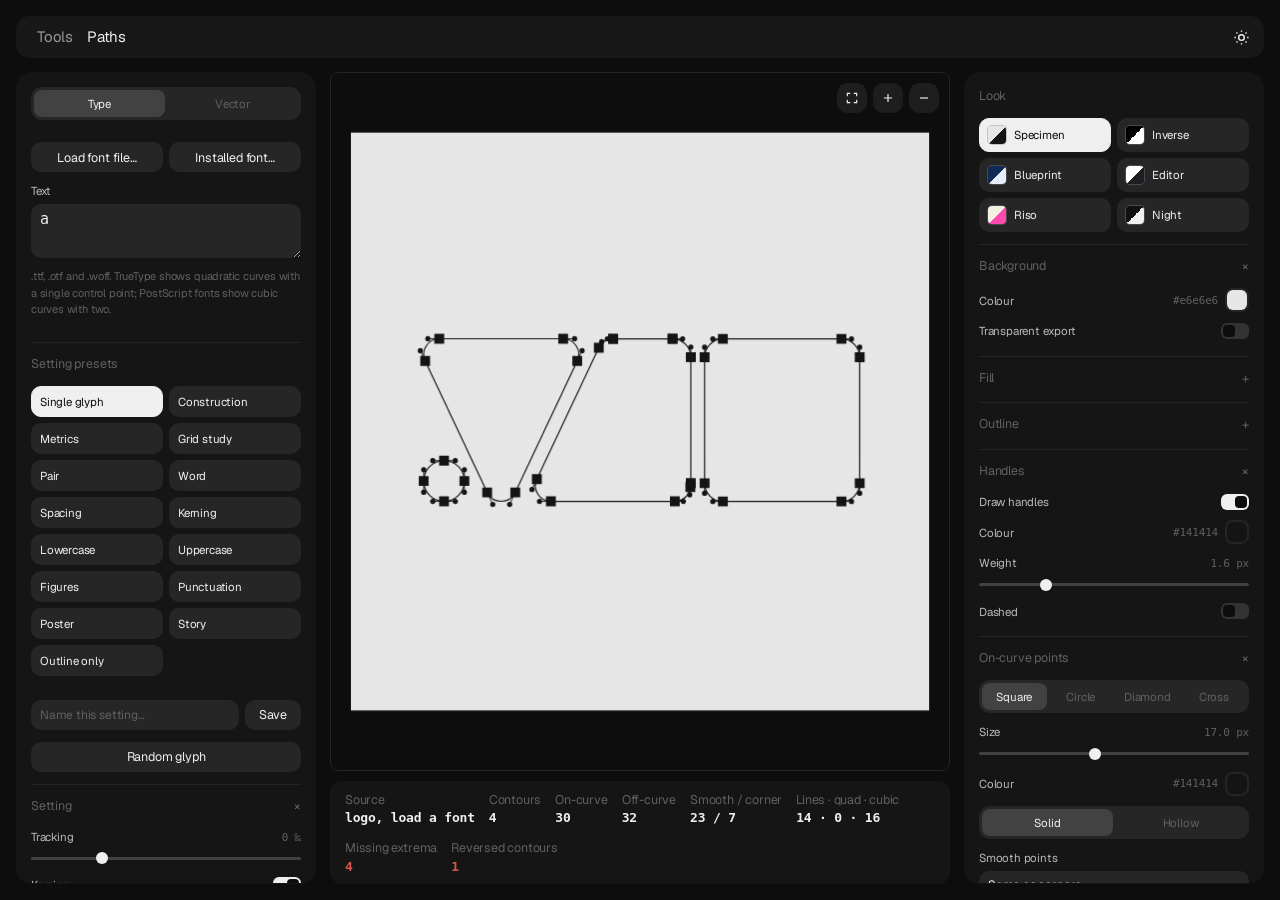
<file: tools/paths/index.html>
<!DOCTYPE html>
<html lang="en" data-theme="dark">
<head>
<meta charset="UTF-8">
<meta name="viewport" content="width=device-width, initial-scale=1.0">
<title>Path View – Tools</title>
<link rel="icon" href="/tools/favicon.svg" type="image/svg+xml">
<link rel="icon" href="/tools/favicon-32.png" type="image/png" sizes="32x32">
<link rel="apple-touch-icon" href="/tools/favicon-180.png">
<link rel="stylesheet" href="../shared.css">
<style>
  body { padding: 72px 16px 16px; height: 100vh; overflow: hidden; }
  .app { display: grid; grid-template-columns: 300px minmax(0, 1fr) 300px; gap: 14px; height: 100%; }
  .panel {
    border: 1px solid var(--border); border-radius: var(--radius); background: var(--surface);
    overflow-y: auto; overflow-x: hidden; scrollbar-width: thin; min-height: 0;
  }
  .panel-inner { padding: 14px; display: flex; flex-direction: column; gap: 12px; }
  .h { font-size: 10px; font-weight: 600; letter-spacing: .6px; text-transform: uppercase; color: var(--muted); }
  .sep-line { height: 1px; background: var(--border); }
  .row { display: flex; gap: 6px; }
  .row > * { flex: 1; }
  .hidden { display: none !important; }

  .seg { display: grid; grid-auto-flow: column; grid-auto-columns: 1fr; border: 1px solid var(--border);
    border-radius: 100px; padding: 3px; gap: 2px; }
  .seg.wrap { display: flex; flex-wrap: wrap; border-radius: 12px; }
  .seg button { padding: 6px 8px; font: 500 11.5px var(--font); border: 0; border-radius: 100px;
    background: transparent; color: var(--muted); cursor: pointer; white-space: nowrap; }
  .seg.wrap button { flex: 1 0 auto; }
  .seg button.active { background: var(--tag-bg); color: var(--tag-fg); }
  .seg button:hover:not(.active) { color: var(--fg); }

  details.sec { border-top: 1px solid var(--border); padding-top: 10px; }
  details.sec > summary {
    list-style: none; cursor: pointer; display: flex; align-items: center; justify-content: space-between;
    font-size: 10px; font-weight: 600; letter-spacing: .6px; text-transform: uppercase; color: var(--muted);
    user-select: none; padding: 2px 0;
  }
  details.sec > summary::-webkit-details-marker { display: none; }
  details.sec > summary::after { content: "+"; font-size: 13px; font-weight: 400; transition: transform 200ms var(--ease-out); }
  details.sec[open] > summary::after { transform: rotate(45deg); }
  details.sec > summary:hover { color: var(--fg); }
  .sec-body { display: flex; flex-direction: column; gap: 10px; padding: 10px 0 4px; }

  .ctl { display: flex; flex-direction: column; gap: 5px; }
  .ctl-head { display: flex; justify-content: space-between; align-items: baseline; font-size: 11.5px; }
  .ctl-head .name { opacity: .75; cursor: pointer; }
  .ctl-head .name:hover { opacity: 1; }
  .ctl-head .val { font: 500 11px ui-monospace, Menlo, monospace; color: var(--muted); }
  input[type="range"] { width: 100%; height: 16px; margin: 0; -webkit-appearance: none; appearance: none; background: transparent; cursor: pointer; }
  input[type="range"]::-webkit-slider-runnable-track { height: 3px; background: var(--border); border-radius: 2px; }
  input[type="range"]::-webkit-slider-thumb { -webkit-appearance: none; width: 13px; height: 13px; margin-top: -5px; border-radius: 50%; background: var(--fg); border: 0; }
  input[type="range"]::-moz-range-track { height: 3px; background: var(--border); border-radius: 2px; }
  input[type="range"]::-moz-range-thumb { width: 13px; height: 13px; border-radius: 50%; background: var(--fg); border: 0; }
  select, input[type="text"], input[type="number"], textarea {
    padding: 6px 9px; font: 12px var(--font); border: 1px solid var(--border); border-radius: 8px;
    background: var(--bg); color: var(--fg); outline: none; width: 100%;
  }
  textarea { resize: vertical; min-height: 54px; font-family: var(--mono); font-size: 11px; }
  #text { font-size: 15px; }
  select:focus, input:focus, textarea:focus { border-color: var(--muted); }

  .chk { display: flex; align-items: center; justify-content: space-between; gap: 8px; font-size: 11.5px; cursor: pointer; }
  .chk > span:first-child { opacity: .75; }
  .switch { position: relative; width: 28px; height: 16px; flex-shrink: 0; }
  .switch input { opacity: 0; position: absolute; inset: 0; margin: 0; cursor: pointer; }
  .switch b { position: absolute; inset: 0; border-radius: 100px; background: var(--border); transition: background 150ms; pointer-events: none; }
  .switch b::after { content: ""; position: absolute; left: 2px; top: 2px; width: 12px; height: 12px; border-radius: 50%; background: var(--bg); transition: transform 180ms var(--ease-out); }
  .switch input:checked + b { background: var(--fg); }
  .switch input:checked + b::after { transform: translateX(12px); }

  .colrow { display: flex; align-items: center; justify-content: space-between; font-size: 11.5px; }
  .colrow > span:first-child { opacity: .75; }
  .colrow label { display: inline-flex; align-items: center; gap: 7px; cursor: pointer; }
  .colrow code { font: 11px ui-monospace, Menlo, monospace; color: var(--muted); }
  input[type="color"] { width: 24px; height: 24px; padding: 0; border: 1px solid var(--border); border-radius: 6px; background: none; cursor: pointer; }
  input[type="color"]::-webkit-color-swatch-wrapper { padding: 2px; }
  input[type="color"]::-webkit-color-swatch { border: 0; border-radius: 4px; }

  .file-chip { display: flex; align-items: center; gap: 8px; padding: 8px 10px; border: 1px solid var(--border);
    border-radius: 8px; background: var(--bg); font-size: 12px; }
  .file-chip .nm { flex: 1; overflow: hidden; text-overflow: ellipsis; white-space: nowrap; }
  .file-chip .k { font: 10px ui-monospace, Menlo, monospace; color: var(--muted); white-space: nowrap; }
  .drop-hint { font-size: 11px; color: var(--muted); line-height: 1.5; }

  /* ─── Stage ─────────────────────────────────────────────── */
  .stage-col { display: flex; flex-direction: column; gap: 10px; min-width: 0; min-height: 0; }
  .stage { position: relative; flex: 1; min-height: 0; border: 1px solid var(--border); border-radius: var(--radius); touch-action: none;
    overflow: hidden; cursor: grab; }
  .stage.dragging { cursor: grabbing; }
  .stage.drop::after { content: "Drop a font or an SVG"; position: absolute; inset: 10px; border: 2px dashed var(--fg);
    border-radius: 8px; display: flex; align-items: center; justify-content: center; font-size: 13px;
    background: rgba(0,0,0,.4); color: #fff; }
  #view { position: absolute; inset: 0; width: 100%; height: 100%; display: block; }
  .tip { position: absolute; pointer-events: none; font: 10.5px var(--mono);
    padding: 4px 7px; border-radius: 5px; background: rgba(0,0,0,.78); color: #fff; white-space: nowrap; display: none; }
  .stage-tools { position: absolute; right: 10px; top: 10px; display: flex; gap: 6px; }
  .icon-btn { width: 30px; height: 30px; border-radius: 50%; border: 1px solid var(--border); background: var(--nav-bg);
    color: var(--fg); display: inline-flex; align-items: center; justify-content: center; cursor: pointer;
    backdrop-filter: blur(8px); -webkit-backdrop-filter: blur(8px); }
  .icon-btn:hover { box-shadow: var(--hover-shadow); }
  .icon-btn svg { width: 14px; height: 14px; }

  .bar { display: flex; align-items: center; gap: 14px; flex-wrap: wrap; border: 1px solid var(--border);
    border-radius: 12px; padding: 9px 14px; background: var(--surface); }
  .stat { display: flex; flex-direction: column; gap: 1px; }
  .stat span { font-size: 9.5px; letter-spacing: .5px; text-transform: uppercase; color: var(--muted); }
  .stat b { font: 600 13px ui-monospace, Menlo, monospace; }
  .stat b.bad { color: var(--danger); }

  .themes { display: grid; grid-template-columns: 1fr 1fr; gap: 6px; }
  .theme { display: flex; align-items: center; gap: 8px; padding: 7px 8px; border: 1px solid var(--border);
    border-radius: 8px; background: var(--bg); cursor: pointer; font-size: 11.5px; color: var(--fg); }
  .theme:hover { border-color: var(--muted); }
  .theme.active { border-color: var(--fg); }
  .theme .x { margin-left: auto; color: var(--muted); padding: 0 2px; border-radius: 4px; }
  .theme .x:hover { color: var(--danger); }
  .theme i { width: 18px; height: 18px; border-radius: 4px; flex-shrink: 0; box-shadow: 0 0 0 1px rgba(128,128,128,.4); }

  .pill-btn { justify-content: center; font-size: 12px; width: 100%; }
  .btn-grid { display: grid; grid-template-columns: 1fr 1fr; gap: 6px; }
  .note { font-size: 11px; color: var(--muted); line-height: 1.45; }
  .note.err { color: var(--danger); }
  kbd { font: 10px ui-monospace, Menlo, monospace; padding: 1px 5px; border-radius: 4px; border: 1px solid var(--border); color: var(--fg); }

  .toast { position: fixed; bottom: 24px; left: 50%; transform: translateX(-50%) translateY(70px);
    background: var(--tag-bg); color: var(--tag-fg); padding: 9px 18px; border-radius: 100px; font-size: 12px;
    font-weight: 500; opacity: 0; transition: transform 400ms var(--ease-out), opacity 400ms; pointer-events: none; z-index: 600; }
  .toast.show { transform: translateX(-50%) translateY(0); opacity: 1; }

  @media (max-width: 1150px) {
    body { height: auto; overflow: auto; }
    .app { grid-template-columns: 1fr; height: auto; }
    .stage-col { order: -1; }
    .stage { height: 62vh; flex: none; }
    .panel { overflow: visible; }
  }
</style>
<link rel="stylesheet" href="/tools/skin.css"><!-- last: the shared look wins -->
</head>
<body>

<div class="hub-nav">
  <div class="hub-pill" id="nav"></div>
  <button class="theme-toggle-btn" id="themeToggle" title="Toggle theme">
    <svg viewBox="0 0 24 24" fill="none" stroke="currentColor" stroke-width="2" id="themeIcon"></svg>
  </button>
</div>

<div class="app">
  <!-- ─── Left: source and layout ───────────────────────────── -->
  <aside class="panel">
    <div class="panel-inner" id="left">
      <div class="seg" id="srcSeg">
        <button data-src="type">Type</button>
        <button data-src="svg">Vector</button>
      </div>

      <div id="typeBox" style="display:flex;flex-direction:column;gap:10px">
        <div id="fontChip"></div>
        <div class="row">
          <button class="pill-btn" id="fontBtn">Load font file…</button>
          <button class="pill-btn" id="localBtn" title="Pick from fonts installed on this Mac">Installed font…</button>
        </div>
        <select id="localList" class="hidden"></select>
        <div class="ctl">
          <div class="ctl-head"><span class="name">Text</span></div>
          <textarea id="text" spellcheck="false">a</textarea>
        </div>
        <div class="drop-hint">.ttf, .otf and .woff. TrueType shows quadratic curves with a single
          control point; PostScript fonts show cubic curves with two.</div>
      </div>

      <div id="svgBox" style="display:flex;flex-direction:column;gap:10px" class="hidden">
        <div id="svgChip"></div>
        <button class="pill-btn" id="svgBtn">Load SVG…</button>
        <div class="ctl">
          <div class="ctl-head"><span class="name">…or paste path data</span></div>
          <textarea id="pathData" spellcheck="false" placeholder="M10 10 C 40 0 60 0 90 10 …"></textarea>
        </div>
        <button class="pill-btn" id="pasteBtn">Use pasted path</button>
      </div>
      <input type="file" id="fontInput" accept=".ttf,.otf,.woff,font/ttf,font/otf,font/woff" style="display:none">
      <input type="file" id="svgInput" accept=".svg,image/svg+xml" style="display:none">
      <div class="note" id="srcNote"></div>

      <div class="sep-line"></div>
      <div class="h">Setting presets</div>
      <div class="themes" id="settingList"></div>
      <div class="themes" id="userSettings"></div>
      <div class="row">
        <input type="text" id="presetName" placeholder="Name this setting…">
        <button class="pill-btn" id="savePreset" style="flex:0 0 auto;width:auto;padding:0 14px">Save</button>
      </div>
      <button class="pill-btn" id="randomGlyph" title="Pick a random character the font contains (G)">Random glyph</button>
      <!-- generated sections land here -->
    </div>
  </aside>

  <!-- ─── Centre: the view ──────────────────────────────────── -->
  <main class="stage-col">
    <div class="stage" id="stage">
      <canvas id="view"></canvas>
      <div class="tip" id="tip"></div>
      <div class="stage-tools">
        <button class="icon-btn" id="fitBtn" title="Fit to view (0)">
          <svg viewBox="0 0 24 24" fill="none" stroke="currentColor" stroke-width="2"><path d="M4 9V4h5M20 9V4h-5M4 15v5h5M20 15v5h-5"/></svg>
        </button>
        <button class="icon-btn" id="zoomIn" title="Zoom in (+)">
          <svg viewBox="0 0 24 24" fill="none" stroke="currentColor" stroke-width="2"><path d="M12 5v14M5 12h14"/></svg>
        </button>
        <button class="icon-btn" id="zoomOut" title="Zoom out (−)">
          <svg viewBox="0 0 24 24" fill="none" stroke="currentColor" stroke-width="2"><path d="M5 12h14"/></svg>
        </button>
      </div>
    </div>
    <div class="bar" id="stats"></div>
  </main>

  <!-- ─── Right: look and export ────────────────────────────── -->
  <aside class="panel">
    <div class="panel-inner" id="right">
      <div class="h">Look</div>
      <div class="themes" id="themes"></div>
      <!-- generated sections land here -->
      <div class="sep-line"></div>
      <div class="h">Export</div>
      <div class="btn-grid">
        <button class="pill-btn pill-btn-primary" id="pngBtn">PNG</button>
        <button class="pill-btn" id="svgOutBtn">SVG</button>
        <button class="pill-btn" id="copySvg">Copy SVG</button>
        <button class="pill-btn" id="copyD">Copy path</button>
        <button class="pill-btn" id="copyPts">Copy points</button>
        <button class="pill-btn" id="resetBtn">Reset look</button>
      </div>
      <div class="note" id="exportNote"></div>
      <div class="note">
        <kbd>drag</kbd> pan · <kbd>scroll</kbd> zoom · <kbd>0</kbd> fit<br>
        Hover a point to read its coordinates. Double-click a setting's name to reset it.
      </div>
    </div>
  </aside>
</div>

<div class="toast" id="toast"></div>

<script src="../vendor/pako/pako.umd.min.js"></script>
<script src="font.js"></script>
<script src="paths.js"></script>
<script src="app.js"></script>
</body>
</html>
</file>
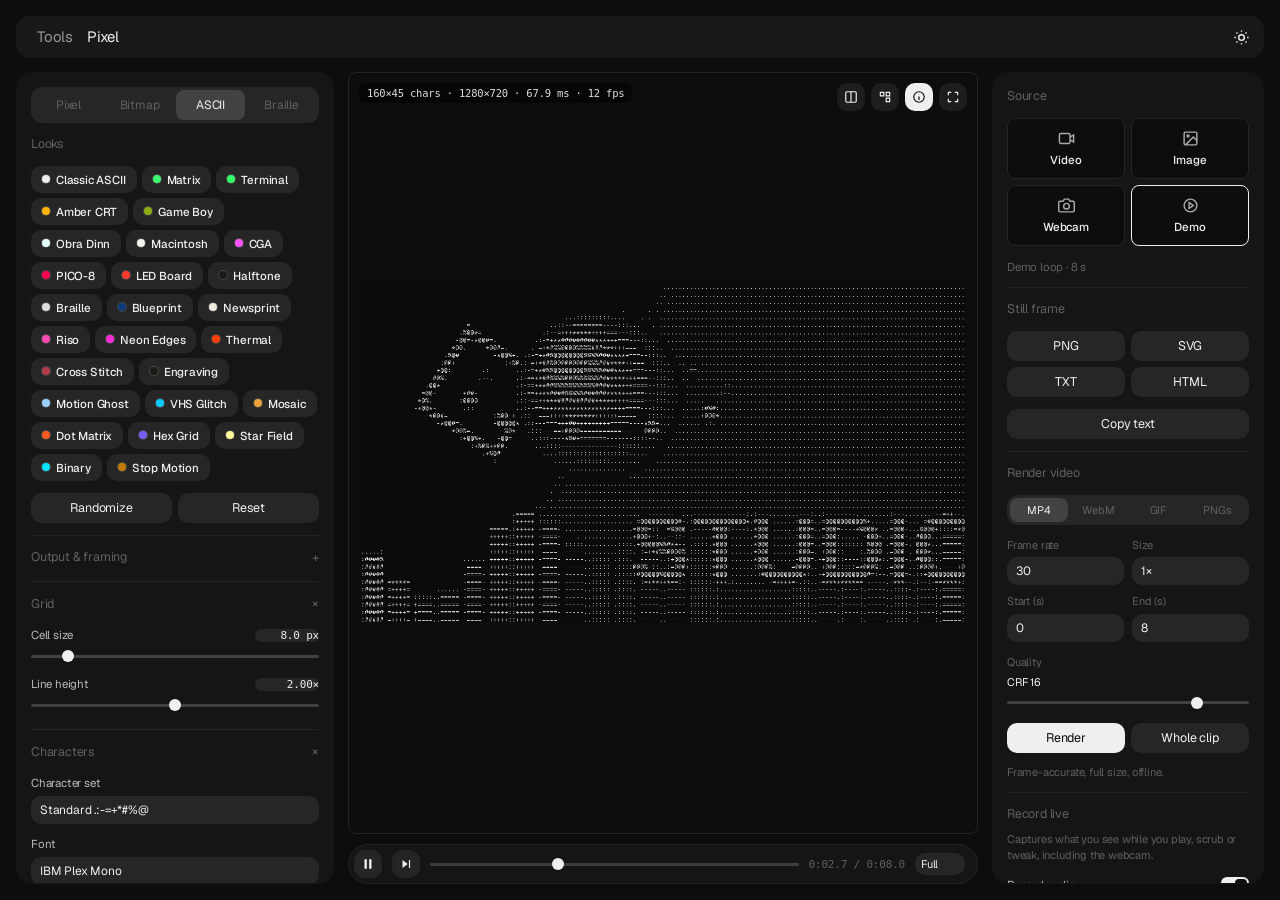
<file: tools/pixel/index.html>
<!DOCTYPE html>
<html lang="en" data-theme="dark">
<head>
<meta charset="UTF-8">
<meta name="viewport" content="width=device-width, initial-scale=1.0">
<title>Pixel, Bitmap &amp; ASCII – Tools</title>
<link rel="icon" href="/tools/favicon.svg" type="image/svg+xml">
<link rel="icon" href="/tools/favicon-32.png" type="image/png" sizes="32x32">
<link rel="apple-touch-icon" href="/tools/favicon-180.png">
<link rel="stylesheet" href="/shared.css">
<link rel="preconnect" href="https://fonts.googleapis.com">
<link rel="preconnect" href="https://fonts.gstatic.com" crossorigin>
<link rel="stylesheet" href="https://fonts.googleapis.com/css2?family=IBM+Plex+Mono:wght@300;400;600;700&family=JetBrains+Mono:wght@300;400;700&family=Space+Mono:wght@400;700&family=Inconsolata:wght@300;400;700&family=VT323&family=Press+Start+2P&family=Silkscreen:wght@400;700&family=Noto+Sans+JP:wght@400;700&display=swap">
<style>
  body { padding: 72px 16px 16px; height: 100vh; overflow: hidden; }

  .app {
    display: grid;
    grid-template-columns: 318px minmax(0, 1fr) 272px;
    gap: 14px;
    height: 100%;
  }

  .panel {
    border: 1px solid var(--border);
    border-radius: var(--radius);
    background: var(--surface);
    overflow-y: auto;
    overflow-x: hidden;
    scrollbar-width: thin;
    min-height: 0;
  }
  .panel-inner { padding: 14px; display: flex; flex-direction: column; gap: 12px; }

  /* ─── Mode switch + looks ─────────────────────────────────── */
  .seg {
    display: grid;
    grid-auto-flow: column;
    grid-auto-columns: 1fr;
    border: 1px solid var(--border);
    border-radius: 100px;
    padding: 3px;
    gap: 2px;
  }
  .seg button {
    padding: 7px 4px;
    font: 500 12px var(--font);
    border: 0;
    border-radius: 100px;
    background: transparent;
    color: var(--muted);
    cursor: pointer;
    transition: background 150ms, color 150ms;
    white-space: nowrap;
  }
  .seg button.active { background: var(--tag-bg); color: var(--tag-fg); }
  .seg button:hover:not(.active) { color: var(--fg); }
  .seg.small button { font-size: 11px; padding: 5px 2px; }

  .looks { display: flex; flex-wrap: wrap; gap: 5px; }
  .look {
    padding: 5px 10px;
    font: 500 11.5px var(--font);
    border: 1px solid var(--border);
    border-radius: 100px;
    background: var(--bg);
    color: var(--fg);
    cursor: pointer;
    transition: border-color 150ms, background 150ms;
    display: inline-flex; align-items: center; gap: 6px;
  }
  .look:hover { border-color: var(--muted); }
  .look.active { background: var(--tag-bg); color: var(--tag-fg); border-color: var(--tag-bg); }
  .look i { width: 8px; height: 8px; border-radius: 50%; display: inline-block; box-shadow: 0 0 0 1px rgba(128,128,128,.35); }

  .row { display: flex; gap: 6px; }
  .row > * { flex: 1; }

  /* ─── Collapsible sections ───────────────────────────────── */
  details.sec { border-top: 1px solid var(--border); padding-top: 10px; }
  details.sec > summary {
    list-style: none;
    cursor: pointer;
    display: flex; align-items: center; justify-content: space-between;
    font-size: 10px; font-weight: 600; letter-spacing: .6px; text-transform: uppercase;
    color: var(--muted);
    user-select: none;
    padding: 2px 0;
  }
  details.sec > summary::-webkit-details-marker { display: none; }
  details.sec > summary::after { content: "+"; font-size: 13px; font-weight: 400; transition: transform 200ms var(--ease-out); }
  details.sec[open] > summary::after { transform: rotate(45deg); }
  details.sec > summary:hover { color: var(--fg); }
  .sec-body { display: flex; flex-direction: column; gap: 11px; padding: 10px 0 4px; }

  /* ─── Controls ───────────────────────────────────────────── */
  .ctl { display: flex; flex-direction: column; gap: 5px; }
  .ctl.hidden { display: none; }
  .ctl-head {
    display: flex; justify-content: space-between; align-items: baseline;
    font-size: 11.5px; color: var(--fg);
  }
  .ctl-head .name { opacity: .75; cursor: default; }
  .ctl-head .name[data-reset] { cursor: pointer; }
  .ctl-head .name[data-reset]:hover { opacity: 1; }
  .ctl-head .val {
    font: 500 11px ui-monospace, Menlo, monospace; color: var(--muted);
    background: none; border: 0; width: 64px; text-align: right; padding: 0;
  }
  .ctl-head .val:focus { outline: none; color: var(--fg); }
  input[type="range"] {
    width: 100%; height: 16px; margin: 0;
    -webkit-appearance: none; appearance: none; background: transparent; cursor: pointer;
  }
  input[type="range"]::-webkit-slider-runnable-track { height: 3px; background: var(--border); border-radius: 2px; }
  input[type="range"]::-webkit-slider-thumb {
    -webkit-appearance: none; width: 13px; height: 13px; margin-top: -5px;
    border-radius: 50%; background: var(--fg); border: 0;
    transition: transform 120ms;
  }
  input[type="range"]:active::-webkit-slider-thumb { transform: scale(1.2); }
  input[type="range"]::-moz-range-track { height: 3px; background: var(--border); border-radius: 2px; }
  input[type="range"]::-moz-range-thumb { width: 13px; height: 13px; border-radius: 50%; background: var(--fg); border: 0; }

  select, input[type="text"], input[type="number"], textarea {
    padding: 6px 9px;
    font: 12px var(--font);
    border: 1px solid var(--border);
    border-radius: 8px;
    background: var(--bg);
    color: var(--fg);
    outline: none;
    width: 100%;
  }
  select:focus, input[type="text"]:focus, input[type="number"]:focus { border-color: var(--muted); }

  .chk { display: flex; align-items: center; justify-content: space-between; font-size: 11.5px; cursor: pointer; }
  .chk > span:first-child { opacity: .75; }
  .hidden { display: none !important; }
  .chk.hidden { display: none; }
  .switch { position: relative; width: 28px; height: 16px; flex-shrink: 0; }
  .switch input { opacity: 0; position: absolute; inset: 0; margin: 0; cursor: pointer; }
  .switch b {
    position: absolute; inset: 0; border-radius: 100px; background: var(--border);
    transition: background 150ms; pointer-events: none;
  }
  .switch b::after {
    content: ""; position: absolute; left: 2px; top: 2px; width: 12px; height: 12px;
    border-radius: 50%; background: var(--bg); transition: transform 180ms var(--ease-out);
  }
  .switch input:checked + b { background: var(--fg); }
  .switch input:checked + b::after { transform: translateX(12px); }

  .colrow { display: flex; align-items: center; justify-content: space-between; font-size: 11.5px; }
  .colrow > span:first-child { opacity: .75; }
  .colrow.hidden { display: none; }
  .colrow label { display: inline-flex; align-items: center; gap: 7px; cursor: pointer; }
  .colrow code { font: 11px ui-monospace, Menlo, monospace; color: var(--muted); }
  input[type="color"] {
    width: 24px; height: 24px; padding: 0; border: 1px solid var(--border);
    border-radius: 6px; background: none; cursor: pointer;
  }
  input[type="color"]::-webkit-color-swatch-wrapper { padding: 2px; }
  input[type="color"]::-webkit-color-swatch { border: 0; border-radius: 4px; }

  .swatches { display: flex; height: 12px; border-radius: 4px; overflow: hidden; border: 1px solid var(--border); }
  .swatches i { flex: 1; }

  /* ─── Stage ─────────────────────────────────────────────── */
  .stage-col { display: flex; flex-direction: column; gap: 10px; min-width: 0; min-height: 0; }
  .stage {
    position: relative; flex: 1; min-height: 0;
    border: 1px solid var(--border); border-radius: var(--radius);
    display: flex; align-items: center; justify-content: center;
    overflow: hidden;
    background-color: var(--bg);
  }
  .stage.checker {
    background-image:
      linear-gradient(45deg, rgba(128,128,128,.18) 25%, transparent 25%),
      linear-gradient(-45deg, rgba(128,128,128,.18) 25%, transparent 25%),
      linear-gradient(45deg, transparent 75%, rgba(128,128,128,.18) 75%),
      linear-gradient(-45deg, transparent 75%, rgba(128,128,128,.18) 75%);
    background-size: 16px 16px;
    background-position: 0 0, 0 8px, 8px -8px, -8px 0;
  }
  .stage.drag::after {
    content: "Drop to load"; position: absolute; inset: 10px;
    border: 2px dashed var(--fg); border-radius: 8px;
    display: flex; align-items: center; justify-content: center;
    font-size: 13px; background: rgba(0,0,0,.35); color: #fff;
  }
  #out { max-width: calc(100% - 24px); max-height: calc(100% - 24px); display: block; }
  #out.fit-w { width: calc(100% - 24px); height: auto; }
  #out.fit-h { height: calc(100% - 24px); width: auto; }
  #out.pixelated { image-rendering: pixelated; }

  .stats {
    position: absolute; left: 10px; top: 10px;
    font: 10.5px ui-monospace, Menlo, monospace;
    padding: 4px 8px; border-radius: 6px;
    background: rgba(0,0,0,.55); color: #ddd;
    pointer-events: none; white-space: nowrap;
  }
  .stats.hidden { display: none; }
  .stage-tools { position: absolute; right: 10px; top: 10px; display: flex; gap: 6px; }
  .icon-btn {
    width: 28px; height: 28px; border-radius: 50%;
    border: 1px solid var(--border); background: var(--nav-bg); color: var(--fg);
    display: inline-flex; align-items: center; justify-content: center; cursor: pointer;
    backdrop-filter: blur(8px); -webkit-backdrop-filter: blur(8px);
    transition: box-shadow 150ms;
  }
  .icon-btn:hover { box-shadow: var(--hover-shadow); }
  .icon-btn svg { width: 14px; height: 14px; }
  .icon-btn.on { background: var(--tag-bg); color: var(--tag-fg); }

  .compare {
    position: absolute; right: 10px; bottom: 10px; width: 22%; max-width: 220px;
    border-radius: 6px; border: 1px solid rgba(255,255,255,.2); display: none;
  }
  .compare.show { display: block; }

  .transport {
    display: flex; align-items: center; gap: 10px;
    border: 1px solid var(--border); border-radius: 100px;
    padding: 5px 12px 5px 5px; background: var(--surface);
  }
  .transport .icon-btn { background: var(--bg); flex-shrink: 0; }
  .transport input[type="range"] { flex: 1; }
  #timeline::-webkit-slider-runnable-track { background: color-mix(in srgb, var(--muted) 55%, transparent); }
  .time { font: 11px ui-monospace, Menlo, monospace; color: var(--muted); white-space: nowrap; min-width: 92px; text-align: right; }
  .transport select { width: auto; padding: 4px 6px; font-size: 11px; border-radius: 100px; }

  /* ─── Source / export panel ─────────────────────────────── */
  .h {
    font-size: 10px; font-weight: 600; letter-spacing: .6px; text-transform: uppercase; color: var(--muted);
  }
  .src-grid { display: grid; grid-template-columns: 1fr 1fr; gap: 6px; }
  .src-btn {
    display: flex; flex-direction: column; align-items: center; gap: 5px;
    padding: 11px 6px; font: 500 11.5px var(--font);
    border: 1px solid var(--border); border-radius: 8px;
    background: var(--bg); color: var(--fg); cursor: pointer;
    transition: border-color 150ms;
  }
  .src-btn:hover { border-color: var(--muted); }
  .src-btn.active { border-color: var(--fg); }
  .src-btn svg { width: 17px; height: 17px; opacity: .7; }
  .src-name { font-size: 11.5px; color: var(--muted); overflow: hidden; text-overflow: ellipsis; white-space: nowrap; }
  input[type="file"] { display: none; }

  .pill-btn { justify-content: center; font-size: 12px; }
  .btn-col { display: flex; flex-direction: column; gap: 6px; }
  .btn-grid { display: grid; grid-template-columns: 1fr 1fr; gap: 6px; }
  .btn-grid .pill-btn, .btn-col .pill-btn { width: 100%; }
  .pill-btn.rec { color: var(--danger); }
  .pill-btn.rec.on { background: var(--danger); color: #fff; border-color: var(--danger); }

  .fld { display: flex; flex-direction: column; gap: 4px; font-size: 11px; color: var(--muted); }
  .grid2 { display: grid; grid-template-columns: 1fr 1fr; gap: 8px; }

  .progress { height: 3px; border-radius: 2px; background: var(--border); overflow: hidden; display: none; }
  .progress.show { display: block; }
  .progress i { display: block; height: 100%; width: 0; background: var(--fg); transition: width 150ms; }
  .note { font-size: 11px; color: var(--muted); min-height: 14px; line-height: 1.45; }
  .note.err { color: var(--danger); }
  .sep-line { height: 1px; background: var(--border); }
  kbd {
    font: 10px ui-monospace, Menlo, monospace; padding: 1px 5px; border-radius: 4px;
    border: 1px solid var(--border); color: var(--fg);
  }
  .keys { font-size: 11px; color: var(--muted); line-height: 1.9; }

  .toast {
    position: fixed; bottom: 24px; left: 50%;
    transform: translateX(-50%) translateY(70px);
    background: var(--tag-bg); color: var(--tag-fg);
    padding: 9px 18px; border-radius: 100px; font-size: 12px; font-weight: 500;
    opacity: 0; transition: transform 400ms var(--ease-out), opacity 400ms;
    pointer-events: none; z-index: 600;
  }
  .toast.show { transform: translateX(-50%) translateY(0); opacity: 1; }

  @media (max-width: 1100px) {
    body { height: auto; overflow: auto; }
    .app { grid-template-columns: 1fr; height: auto; }
    .stage-col { order: -1; }
    .stage { height: 60vh; flex: none; }
    .panel { overflow: visible; }
  }
</style>
<link rel="stylesheet" href="/tools/skin.css"><!-- last: the shared look wins -->
</head>
<body>

<div class="hub-nav">
  <div class="hub-pill">
    <a href="/">Tools</a>
    <span class="sep">&middot;</span>
    <a href="/tools/layout/">Layout</a>
    <span class="sep">&middot;</span>
    <a href="/tools/converter/">Converter</a>
    <span class="sep">&middot;</span>
    <a href="/tools/animator/">Animator</a>
    <span class="sep">&middot;</span>
    <a href="/tools/pixel/" class="active">Pixel</a>
    <span class="sep">&middot;</span>
    <a href="/tools/gradient/">Gradient</a>
    <span class="sep">&middot;</span>
    <a href="/tools/paths/">Paths</a>
  </div>
  <button class="theme-toggle-btn" id="themeToggle" title="Toggle theme">
    <svg viewBox="0 0 24 24" fill="none" stroke="currentColor" stroke-width="2" id="themeIcon"></svg>
  </button>
</div>

<div class="app">
  <!-- ─── Left: look + settings ─────────────────────────────── -->
  <aside class="panel" id="settingsPanel">
    <div class="panel-inner" id="settings">
      <div class="seg" id="modeSeg">
        <button data-mode="pixel">Pixel</button>
        <button data-mode="bitmap">Bitmap</button>
        <button data-mode="ascii">ASCII</button>
        <button data-mode="braille">Braille</button>
      </div>
      <div class="h">Looks</div>
      <div class="looks" id="looks"></div>
      <div class="row">
        <button class="pill-btn" id="randomBtn" title="Random look (R)">Randomize</button>
        <button class="pill-btn" id="resetBtn" title="Back to defaults, keeping framing">Reset</button>
      </div>
      <!-- sections are generated by app.js -->
    </div>
  </aside>

  <!-- ─── Centre: stage + transport ─────────────────────────── -->
  <main class="stage-col">
    <div class="stage" id="stage">
      <canvas id="out"></canvas>
      <div class="stats" id="stats"></div>
      <canvas class="compare" id="compare"></canvas>
      <div class="stage-tools">
        <button class="icon-btn" id="compareBtn" title="Show source (C)">
          <svg viewBox="0 0 24 24" fill="none" stroke="currentColor" stroke-width="2"><rect x="3" y="3" width="18" height="18" rx="2"/><path d="M12 3v18"/></svg>
        </button>
        <button class="icon-btn" id="pixelBtn" title="Crisp preview scaling">
          <svg viewBox="0 0 24 24" fill="none" stroke="currentColor" stroke-width="2"><path d="M4 4h6v6H4zM14 14h6v6h-6zM14 4h6v6h-6z"/></svg>
        </button>
        <button class="icon-btn" id="statsBtn" title="Stats (I)">
          <svg viewBox="0 0 24 24" fill="none" stroke="currentColor" stroke-width="2"><circle cx="12" cy="12" r="9"/><path d="M12 11v6M12 7.5v.5"/></svg>
        </button>
        <button class="icon-btn" id="fullBtn" title="Full screen (F)">
          <svg viewBox="0 0 24 24" fill="none" stroke="currentColor" stroke-width="2"><path d="M4 9V4h5M20 9V4h-5M4 15v5h5M20 15v5h-5"/></svg>
        </button>
      </div>
    </div>
    <div class="transport">
      <button class="icon-btn" id="playBtn" title="Play / pause (Space)"></button>
      <button class="icon-btn" id="stepBtn" title="Next frame (→)">
        <svg viewBox="0 0 24 24" fill="currentColor"><path d="M6 5l9 7-9 7zM17 5h2v14h-2z"/></svg>
      </button>
      <input type="range" id="timeline" min="0" max="1000" value="0" step="1">
      <span class="time" id="time">0:00.0 / 0:00.0</span>
      <button class="icon-btn" id="muteBtn" title="Mute (M)"></button>
      <select id="previewScale" title="Preview resolution, export is always full size">
        <option value="1">Full</option>
        <option value="0.5">½</option>
        <option value="0.25">¼</option>
      </select>
    </div>
  </main>

  <!-- ─── Right: source + export ────────────────────────────── -->
  <aside class="panel">
    <div class="panel-inner">
      <div class="h">Source</div>
      <div class="src-grid">
        <button class="src-btn" id="srcVideo">
          <svg viewBox="0 0 24 24" fill="none" stroke="currentColor" stroke-width="2"><rect x="2" y="5" width="15" height="14" rx="2"/><path d="M17 10l5-3v10l-5-3"/></svg>Video
        </button>
        <button class="src-btn" id="srcImage">
          <svg viewBox="0 0 24 24" fill="none" stroke="currentColor" stroke-width="2"><rect x="3" y="3" width="18" height="18" rx="2"/><circle cx="8.5" cy="8.5" r="1.5"/><path d="M21 15l-5-5L5 21"/></svg>Image
        </button>
        <button class="src-btn" id="srcCam">
          <svg viewBox="0 0 24 24" fill="none" stroke="currentColor" stroke-width="2"><path d="M23 19a2 2 0 0 1-2 2H3a2 2 0 0 1-2-2V8a2 2 0 0 1 2-2h4l2-3h6l2 3h4a2 2 0 0 1 2 2z"/><circle cx="12" cy="13" r="4"/></svg>Webcam
        </button>
        <button class="src-btn" id="srcDemo">
          <svg viewBox="0 0 24 24" fill="none" stroke="currentColor" stroke-width="2"><circle cx="12" cy="12" r="9"/><path d="M10 8l6 4-6 4z"/></svg>Demo
        </button>
      </div>
      <div class="src-name" id="srcName">Drop a video or image anywhere</div>
      <input type="file" id="videoInput" accept="video/*">
      <input type="file" id="imageInput" accept="image/*">
      <div class="fld" id="stillLenFld">Loop length for stills (s)
        <input type="number" id="stillLen" min="1" max="120" step="0.5" value="6">
      </div>

      <div class="sep-line"></div>
      <div class="h">Still frame</div>
      <div class="btn-grid">
        <button class="pill-btn" id="pngBtn">PNG</button>
        <button class="pill-btn" id="svgBtn">SVG</button>
        <button class="pill-btn" id="txtBtn">TXT</button>
        <button class="pill-btn" id="htmlBtn">HTML</button>
      </div>
      <button class="pill-btn" id="copyBtn">Copy text</button>

      <div class="sep-line"></div>
      <div class="h">Render video</div>
      <div class="seg small" id="fmtSeg">
        <button data-fmt="mp4">MP4</button>
        <button data-fmt="webm">WebM</button>
        <button data-fmt="gif">GIF</button>
        <button data-fmt="png">PNGs</button>
      </div>
      <div class="grid2">
        <label class="fld">Frame rate
          <select id="exFps">
            <option>8</option><option>12</option><option>15</option><option>24</option>
            <option>25</option><option selected>30</option><option>50</option><option>60</option>
          </select>
        </label>
        <label class="fld">Size
          <select id="exScale">
            <option value="0.5">½×</option>
            <option value="1" selected>1×</option>
            <option value="1.5">1.5×</option>
            <option value="2">2×</option>
          </select>
        </label>
        <label class="fld">Start (s)
          <input type="number" id="exStart" min="0" step="0.1" value="0">
        </label>
        <label class="fld">End (s)
          <input type="number" id="exEnd" min="0" step="0.1" value="6">
        </label>
      </div>
      <label class="fld" id="exQualFld">Quality <span id="exQualVal" style="color:var(--fg)"></span>
        <input type="range" id="exQual" min="0" max="100" value="80">
      </label>
      <label class="chk" id="exAudioRow"><span>Keep audio</span><span class="switch"><input type="checkbox" id="exAudio" checked><b></b></span></label>
      <div class="row">
        <button class="pill-btn pill-btn-primary" id="renderBtn">Render</button>
        <button class="pill-btn" id="rangeBtn" title="Set range to the whole clip">Whole clip</button>
      </div>
      <div class="progress" id="progress"><i id="progressFill"></i></div>
      <div class="note" id="renderNote">Frame-accurate, full size, offline.</div>

      <div class="sep-line"></div>
      <div class="h">Record live</div>
      <div class="note" style="margin-top:-4px">Captures what you see while you play, scrub or tweak, including the webcam.</div>
      <label class="chk"><span>Record audio</span><span class="switch"><input type="checkbox" id="recAudio" checked><b></b></span></label>
      <button class="pill-btn rec" id="recBtn">● Record</button>

      <div class="sep-line"></div>
      <div class="h">Settings</div>
      <div class="btn-grid">
        <button class="pill-btn" id="saveBtn">Save JSON</button>
        <button class="pill-btn" id="loadBtn">Load JSON</button>
      </div>
      <input type="file" id="jsonInput" accept="application/json,.json">

      <div class="sep-line"></div>
      <div class="keys">
        <kbd>Space</kbd> play · <kbd>←</kbd><kbd>→</kbd> step<br>
        <kbd>1</kbd>–<kbd>4</kbd> mode · <kbd>R</kbd> randomize<br>
        <kbd>C</kbd> compare · <kbd>I</kbd> stats · <kbd>F</kbd> full screen<br>
        Double-click a setting's name to reset it.
      </div>
    </div>
  </aside>
</div>

<div class="toast" id="toast"></div>

<script type="module">
// Isolated on purpose: ffmpeg.wasm needs an ES module; if this fails only the
// "Render video" export breaks. Shares the vendored engine in tools/vendor.
import { FFmpeg } from "/tools/vendor/ffmpeg/index.js";
window.__ffmpegModule = { FFmpeg };
</script>
<script src="engine.js"></script>
<script src="app.js"></script>
</body>
</html>
</file>
<file: shared.css>
/* ================================================================
   Studio, shared design system, part 1 of 2: tokens, base, nav.

   Mirrors vegarem.no exactly (index.html <style>, "Tokens"). When the
   site changes, change it here first: every tool and the hub read these
   variables. Part 2 is skin.css, which is loaded AFTER each tool's own
   styles and restyles the shared component vocabulary.

   The full written spec is "Design Guidelines.pdf" in the Studio folder.
   ================================================================ */

/* Geist, self-hosted, the same variable file the site ships (v1.7.2,
   100–900 in one 68 KB file). Licence in tools/vendor/fonts/. */
@font-face {
  font-family: 'Geist';
  src: url('/tools/vendor/fonts/Geist-Variable.woff2') format('woff2-variations'),
       url('/tools/vendor/fonts/Geist-Variable.woff2') format('woff2');
  font-weight: 100 900;
  font-style: normal;
  font-display: swap;
}

:root {
  /* ── Site tokens (1:1 with vegarem.no) ───────────────────────── */
  --bg:           #ffffff;
  --fg:           #0a0a0a;
  --nav-fg:       #0a0a0a;
  --muted:        #999999;
  --border:       #e8e8e8;
  --tag-bg:       #0a0a0a;
  --tag-fg:       #ffffff;
  --nav-bg:       rgba(255, 255, 255, 0.88);
  --pill-bg:      rgba(241, 241, 241, 0.72);   /* a shade darker than the page */
  --pill-solid:   #e7e9ee;
  --placeholder:  #f5f5f5;
  --pill-round:   0.333;   /* corner radius as a share of height */
  --pill-h:       30px;    /* every small pill and round button */
  --nav-h:        42px;
  --gap:          6px;     /* between media */
  --inset:        10px;    /* pills floating on media sit this far in */
  --media-radius: 8px;     /* every image, video and card */
  --font:         'Geist', system-ui, -apple-system, sans-serif;
  --ease-out:     cubic-bezier(0.22, 1, 0.36, 1);
  --nav-ease:     cubic-bezier(0.76, 0, 0.24, 1);
  --nav-dur:      400ms;
  --theme-transition: 420ms ease;
  --glass:        blur(22px) saturate(1.6);

  /* ── Tool extensions, what a tool needs that a portfolio doesn't ─ */
  --pill-ink:       var(--nav-fg);
  --pill-ink-quiet: color-mix(in srgb, var(--pill-ink) 58%, transparent);
  --surface:      #f5f5f5;                 /* panels: flat tone, no outline */
  --tone:         rgba(0, 0, 0, 0.055);    /* buttons, fields, tracks, on any surface */
  --tone-strong:  rgba(0, 0, 0, 0.11);
  --track:        rgba(10, 10, 10, 0.18);  /* slider rails, dividers on tone */
  --panel-radius: 16px;                    /* the site's info panel */
  --r-pill:       calc(var(--pill-h) * var(--pill-round));   /* = 10px */
  --r-nav:        calc(var(--nav-h) * var(--pill-round));    /* = 14px */
  --mono:         ui-monospace, 'SF Mono', Menlo, monospace;
  --danger:       #d9534f;

  /* Compat: names older tool CSS still reads. Shadows are gone on the
     site, surfaces read by tone alone, so the hover shadow is nothing. */
  --radius:       var(--r-pill);
  --hover-shadow: 0 0 0 transparent;
}

html[data-theme="dark"] {
  --bg:           #0d0d0d;
  --fg:           #efefef;
  --nav-fg:       #efefef;
  --muted:        #606060;
  --border:       #242424;
  --tag-bg:       #efefef;
  --tag-fg:       #0d0d0d;
  --nav-bg:       rgba(13, 13, 13, 0.88);
  --pill-bg:      rgba(30, 30, 30, 0.72);      /* a shade lighter than the page */
  --pill-solid:   #3a3d44;
  --placeholder:  #1a1a1a;

  --surface:      #151515;
  --tone:         rgba(255, 255, 255, 0.07);
  --tone-strong:  rgba(255, 255, 255, 0.13);
  --track:        rgba(239, 239, 239, 0.2);
}

/* ─── Base ──────────────────────────────────────────────────── */
*, *::before, *::after { box-sizing: border-box; }

html { background: var(--bg); }

body {
  margin: 0;
  background: var(--bg);
  color: var(--fg);
  font-family: var(--font);
  font-size: 16px;
  line-height: 1.5;
  /* The site's tracking. Set at 16px it computes to -0.192px and
     inherits as that, exactly as on vegarem.no. */
  letter-spacing: -0.012em;
  -webkit-font-smoothing: antialiased;
  -moz-osx-font-smoothing: grayscale;
  transition: background var(--theme-transition), color var(--theme-transition);
}

a { color: inherit; text-decoration: none; }
strong, b { font-weight: 600; }
button, input, select, textarea { font-family: inherit; letter-spacing: inherit; }
::selection { background: var(--fg); color: var(--bg); }

:focus-visible { outline: 2px solid var(--fg); outline-offset: 2px; }

* { scrollbar-width: thin; scrollbar-color: var(--tone-strong) transparent; }

@media (prefers-reduced-motion: reduce) {
  *, *::before, *::after { transition-duration: 1ms !important; animation-duration: 1ms !important; }
}

/* ─── Nav, the site's top bar ──────────────────────────────────
   One 42px glass bar, 16px from the edges; the glass is drawn by
   ::before so whatever sits inside stays clear. Markup every tool uses:

     <div class="hub-nav">
       <div class="hub-pill"> <a href="/">Studio</a> <a class="active" …>Tool</a> … </div>
       [<div class="nav-actions"> tool buttons </div>]   ← optional
       <button class="theme-toggle-btn"> <svg/> </button>
     </div>

   The pill reads as a breadcrumb: "Studio" (quiet, the way home) then the
   current tool at full ink. Other tool links in the markup are hidden, the hub is where you switch tools. A tool may put its own actions in
   .nav-actions, so there is only ever ONE bar on screen. */
.hub-nav {
  position: fixed;
  top: 16px;
  left: 16px;
  right: 16px;
  height: var(--nav-h);
  z-index: 200;
  display: flex;
  align-items: center;
  gap: 12px;
  padding: 0 8px 0 21px;
}
.hub-nav::before {
  content: "";
  position: absolute;
  inset: 0;
  z-index: -1;
  background: var(--pill-bg);
  -webkit-backdrop-filter: var(--glass);
  backdrop-filter: var(--glass);
  border-radius: var(--r-nav);
  transition: background var(--theme-transition);
}

.hub-pill {
  display: flex;
  align-items: center;
  gap: 14px;
  min-width: 0;
  white-space: nowrap;
  font-size: 15px;
  font-weight: 400;
}
.hub-pill a { color: var(--pill-ink); }
.hub-pill a:first-child { color: var(--pill-ink-quiet); transition: color 200ms ease; }
.hub-pill a:first-child:hover, .hub-pill a:first-child.active { color: var(--pill-ink); }
.hub-pill a:not(:first-child):not(.active), .hub-pill .sep { display: none; }
.hub-pill .crumb-extra { color: var(--pill-ink-quiet); font-size: 13.5px; overflow: hidden; text-overflow: ellipsis; }

.nav-actions {
  margin-left: auto;
  display: flex;
  align-items: center;
  gap: 6px;
  min-width: 0;
  overflow-x: auto;
  scrollbar-width: none;
}
.nav-actions::-webkit-scrollbar { display: none; }

.theme-toggle-btn {
  margin-left: auto;
  flex-shrink: 0;
  width: 30px;
  height: 30px;
  padding: 0;
  border: 0;
  border-radius: var(--r-pill);
  background: none;
  color: var(--pill-ink);
  cursor: pointer;
  display: flex;
  align-items: center;
  justify-content: center;
  transition: opacity 200ms ease;
}
.nav-actions + .theme-toggle-btn { margin-left: 0; }
.theme-toggle-btn:hover { opacity: 0.7; }
.theme-toggle-btn svg { width: 17px; height: 17px; }
</file>
<file: tools/skin.css>
/* ================================================================
   Studio, shared design system, part 2 of 2: component skin.

   Loaded LAST in every tool (after the tool's own <style>), so the look
   of the shared vocabulary is decided once, here, in vegarem.no's terms:

     · flat, surfaces read by tone, not outline or shadow
     · ⅓ rounding, every pill/button radius is a third of its height
     · Geist 300/400/600, no uppercase tracking-labels
     · hover fades (opacity), it never lifts

   Every selector starts with :root so it outranks a tool's own rule of
   the same shape. Only LOOK is set here, colour, tone, radius, type
   treatment. Size and layout stay with each tool.
   ================================================================ */

/* ─── Panels & cards: flat tone, the site's 16px panel corner ─── */
:root :is(.panel, .sidebar, .card, .cover-section, .arrange-preview, .bar,
          .image-bar, .settings, .preset-section .preset-card, .file-card, .jump,
          .look-body, .log-box, .legend) {
  border-color: transparent;
  box-shadow: none;
}
:root :is(.panel, .sidebar, .card, .bar, .image-bar, .file-card, .settings) {
  background: var(--surface);
}
:root :is(.panel, .sidebar, .card, .settings) { border-radius: var(--panel-radius); }
:root :is(.file-card, .bar, .image-bar, .jump) { border-radius: 12px; }

/* Media inside tools keeps the site's media corner. */
:root :is(.stage, .preview-canvas-wrap, .preview-wrap, .thumb, .file-thumb,
          .img-cell, .history canvas) { border-radius: var(--media-radius); }

/* ─── Page heads: the site sets titles light, not bold ───────── */
:root .page-head h1 { font-weight: 400; letter-spacing: -0.02em; }
:root .page-head p { color: var(--muted); }

/* ─── Labels: no uppercase micro-type, quiet sentence case ───── */
:root :is(.h, .section-label, .row-label, .field label, .export-field label,
          .preset-group-label, .arrange-preview-label, .cover-section-header,
          .desc-preview-header span, details.sec > summary, .stat > span) {
  text-transform: none;
  letter-spacing: inherit;
  font-weight: 400;
  font-size: 12.5px;
  color: var(--muted);
}
:root details.sec > summary:hover { color: var(--fg); }
:root .field label .val { color: var(--fg); font-weight: 400; }

/* Section heading pill, the site's .section-tag, for new work. */
.section-tag {
  display: inline-flex;
  align-items: center;
  height: var(--pill-h);
  padding: 0 12px;
  border-radius: var(--r-pill);
  background: var(--pill-bg);
  color: var(--pill-ink);
  font-size: 12.5px;
  font-weight: 400;
  -webkit-backdrop-filter: var(--glass);
  backdrop-filter: var(--glass);
}

/* ─── Dividers ────────────────────────────────────────────────── */
:root :is(.sep-line, .divider) { background: var(--border); }

/* ─── Buttons: tone pill, ⅓ corners, fade on hover ───────────── */
:root :is(.pill-btn, .btn) {
  min-height: var(--pill-h);
  padding-top: 0;
  padding-bottom: 0;
  border: 0;
  border-radius: var(--r-pill);
  background: var(--tone);
  color: var(--fg);
  font-weight: 400;
  font-size: 12.5px;
  box-shadow: none;
  transition: opacity 200ms ease, background 200ms ease, transform 200ms var(--ease-out);
}
:root :is(.pill-btn, .btn):hover { opacity: 0.75; box-shadow: none; background: var(--tone); }
:root :is(.pill-btn, .btn):active { transform: scale(0.97); }
:root :is(.pill-btn-primary, .btn-primary, .pill-btn.primary, .btn.primary) {
  background: var(--fg);
  color: var(--bg);
}
:root :is(.pill-btn-primary, .btn-primary, .pill-btn.primary, .btn.primary):hover { background: var(--fg); }
:root :is(.pill-btn-danger, .btn-danger) { color: var(--danger); background: rgba(217, 83, 79, 0.1); }
:root :is(.pill-btn-danger, .btn-danger):hover { background: rgba(217, 83, 79, 0.1); }
:root :is(.pill-btn, .btn):disabled { opacity: 0.4; cursor: default; }

/* Icon buttons, the site's .icon-btn: square, ⅓ corners. */
:root .icon-btn {
  border: 0;
  border-radius: var(--r-pill);
  background: var(--tone);
  color: var(--fg);
  box-shadow: none;
  transition: opacity 200ms ease, transform 200ms var(--ease-out);
}
:root .icon-btn:hover { opacity: 0.75; box-shadow: none; }
:root .icon-btn:active { transform: scale(0.94); }
:root .icon-btn.on { background: var(--fg); color: var(--bg); }

/* ─── Segmented controls & tabs ──────────────────────────────── */
:root :is(.seg, .tabs, .layout-toggle) {
  border: 0;
  background: var(--tone);
  border-radius: calc(var(--r-pill) + 1px);
}
:root .seg.wrap { border-radius: 12px; }
:root :is(.seg, .tabs, .layout-toggle) button {
  border-radius: calc(var(--r-pill) - 2px);
  font-weight: 400;
  color: var(--muted);
}
:root :is(.seg, .tabs, .layout-toggle) button:hover:not(.active) { color: var(--fg); background: transparent; }
:root :is(.seg, .tabs, .layout-toggle) button.active { background: var(--bg); color: var(--fg); }
html[data-theme="dark"] :is(.seg, .tabs, .layout-toggle) button.active { background: var(--tone-strong); }

/* Choice chips (looks, presets, themes, jump links). */
:root :is(.look, .theme, .jump a, .auto-tag, .tag-row > *) {
  border-color: transparent;
  border-radius: var(--r-pill);
  background: var(--tone);
}
:root :is(.look, .theme):hover { border-color: transparent; opacity: 0.8; }
:root :is(.look.active, .theme.active) { background: var(--fg); color: var(--bg); border-color: var(--fg); }
:root .preset-card { border-radius: 12px; background: var(--tone); border-color: transparent; }
:root .preset-card.active { background: transparent; box-shadow: inset 0 0 0 1.5px var(--fg); }

/* ─── Fields ──────────────────────────────────────────────────── */
:root :is(select, input[type="text"], input[type="number"], input[type="search"],
          input[type="url"], input[type="email"], textarea) {
  border: 0;
  border-radius: var(--r-pill);
  background: var(--tone);
  color: var(--fg);
  font-weight: 400;
  box-shadow: inset 0 0 0 1px transparent;
  transition: box-shadow 150ms ease;
}
:root :is(select, input[type="text"], input[type="number"], input[type="search"],
          input[type="url"], input[type="email"], textarea):focus {
  outline: none;
  border-color: transparent;
  box-shadow: inset 0 0 0 1px var(--muted);
}
:root textarea { border-radius: 12px; }
:root select {
  -webkit-appearance: none;
  appearance: none;
  padding-right: 26px;
  background-image: url("data:image/svg+xml,%3Csvg xmlns='http://www.w3.org/2000/svg' viewBox='0 0 12 12'%3E%3Cpath d='M3 4.5l3 3 3-3' fill='none' stroke='%23999' stroke-width='1.3' stroke-linecap='round' stroke-linejoin='round'/%3E%3C/svg%3E");
  background-repeat: no-repeat;
  background-position: right 9px center;
  background-size: 11px;
}
:root select option { background: var(--bg); color: var(--fg); }
:root input::placeholder, :root textarea::placeholder { color: var(--muted); }
:root :is(input[type="checkbox"], input[type="radio"]) { accent-color: var(--fg); }

:root input[type="color"] { border: 0; border-radius: 8px; background: var(--tone); }
:root input[type="color"]::-webkit-color-swatch { border-radius: 6px; }

/* Sliders, the site's volume slider: hairline rail, round ink thumb. */
:root input[type="range"] {
  -webkit-appearance: none;
  appearance: none;
  background: transparent;
  height: 16px;
  outline: none;
}
:root input[type="range"]::-webkit-slider-runnable-track {
  height: 3px; border-radius: 2px; background: var(--track);
}
:root input[type="range"]::-webkit-slider-thumb {
  -webkit-appearance: none; width: 12px; height: 12px; margin-top: -4.5px;
  border: 0; border-radius: 50%; background: var(--fg); cursor: pointer;
}
:root input[type="range"]::-moz-range-track { height: 3px; border-radius: 2px; background: var(--track); }
:root input[type="range"]::-moz-range-thumb { width: 12px; height: 12px; border: 0; border-radius: 50%; background: var(--fg); }

/* Switches, ⅓ corners on the track and the knob, like every pill. */
:root .switch b { border-radius: 6px; background: var(--tone-strong); }
:root .switch b::after { border-radius: 4px; background: var(--bg); }
:root .switch input:checked + b { background: var(--fg); }

/* ─── Drop zones: a tone well, not a dashed box ──────────────── */
:root .drop-zone {
  border: 1px dashed var(--tone-strong);
  border-radius: var(--panel-radius);
  background: transparent;
  color: var(--muted);
}
:root .drop-zone.drag-over { border-color: var(--fg); background: var(--tone); }

/* ─── Status, progress, code ─────────────────────────────────── */
:root :is(.status-tag, .card-head .tag, .type-badge, .badge) {
  border: 0;
  border-radius: 6px;
  background: var(--tone);
  text-transform: none;
  letter-spacing: inherit;
  font-weight: 400;
}
:root .progress-bar { background: var(--tone); border-radius: 2px; }
:root .progress-bar-fill { background: var(--fg); }
:root :is(kbd, code) { border-color: transparent; border-radius: 5px; }
:root kbd { background: var(--tone); }

/* ─── Toast, a glass pill, like the nav ─────────────────────── */
:root .toast {
  background: var(--pill-bg);
  color: var(--pill-ink);
  -webkit-backdrop-filter: var(--glass);
  backdrop-filter: var(--glass);
  border-radius: var(--r-nav);
  font-weight: 400;
  font-size: 13.5px;
  padding: 11px 18px;
  box-shadow: none;
}

/* ─── Notes: a quiet tone strip; hidden when there is nothing to say ─ */
:root .engine-note {
  border-color: transparent;
  background: var(--tone);
  border-radius: var(--r-pill);
  color: var(--muted);
}
:root .engine-note:empty { display: none; }
</file>
<file: tools/shared.css>
/* ================================================================
   Studio, shared design system, part 1 of 2: tokens, base, nav.

   Mirrors vegarem.no exactly (index.html <style>, "Tokens"). When the
   site changes, change it here first: every tool and the hub read these
   variables. Part 2 is skin.css, which is loaded AFTER each tool's own
   styles and restyles the shared component vocabulary.

   The full written spec is "Design Guidelines.pdf" in the Studio folder.
   ================================================================ */

/* Geist, self-hosted, the same variable file the site ships (v1.7.2,
   100–900 in one 68 KB file). Licence in tools/vendor/fonts/. */
@font-face {
  font-family: 'Geist';
  src: url('/tools/vendor/fonts/Geist-Variable.woff2') format('woff2-variations'),
       url('/tools/vendor/fonts/Geist-Variable.woff2') format('woff2');
  font-weight: 100 900;
  font-style: normal;
  font-display: swap;
}

:root {
  /* ── Site tokens (1:1 with vegarem.no) ───────────────────────── */
  --bg:           #ffffff;
  --fg:           #0a0a0a;
  --nav-fg:       #0a0a0a;
  --muted:        #999999;
  --border:       #e8e8e8;
  --tag-bg:       #0a0a0a;
  --tag-fg:       #ffffff;
  --nav-bg:       rgba(255, 255, 255, 0.88);
  --pill-bg:      rgba(241, 241, 241, 0.72);   /* a shade darker than the page */
  --pill-solid:   #e7e9ee;
  --placeholder:  #f5f5f5;
  --pill-round:   0.333;   /* corner radius as a share of height */
  --pill-h:       30px;    /* every small pill and round button */
  --nav-h:        42px;
  --gap:          6px;     /* between media */
  --inset:        10px;    /* pills floating on media sit this far in */
  --media-radius: 8px;     /* every image, video and card */
  --font:         'Geist', system-ui, -apple-system, sans-serif;
  --ease-out:     cubic-bezier(0.22, 1, 0.36, 1);
  --nav-ease:     cubic-bezier(0.76, 0, 0.24, 1);
  --nav-dur:      400ms;
  --theme-transition: 420ms ease;
  --glass:        blur(22px) saturate(1.6);

  /* ── Tool extensions, what a tool needs that a portfolio doesn't ─ */
  --pill-ink:       var(--nav-fg);
  --pill-ink-quiet: color-mix(in srgb, var(--pill-ink) 58%, transparent);
  --surface:      #f5f5f5;                 /* panels: flat tone, no outline */
  --tone:         rgba(0, 0, 0, 0.055);    /* buttons, fields, tracks, on any surface */
  --tone-strong:  rgba(0, 0, 0, 0.11);
  --track:        rgba(10, 10, 10, 0.18);  /* slider rails, dividers on tone */
  --panel-radius: 16px;                    /* the site's info panel */
  --r-pill:       calc(var(--pill-h) * var(--pill-round));   /* = 10px */
  --r-nav:        calc(var(--nav-h) * var(--pill-round));    /* = 14px */
  --mono:         ui-monospace, 'SF Mono', Menlo, monospace;
  --danger:       #d9534f;

  /* Compat: names older tool CSS still reads. Shadows are gone on the
     site, surfaces read by tone alone, so the hover shadow is nothing. */
  --radius:       var(--r-pill);
  --hover-shadow: 0 0 0 transparent;
}

html[data-theme="dark"] {
  --bg:           #0d0d0d;
  --fg:           #efefef;
  --nav-fg:       #efefef;
  --muted:        #606060;
  --border:       #242424;
  --tag-bg:       #efefef;
  --tag-fg:       #0d0d0d;
  --nav-bg:       rgba(13, 13, 13, 0.88);
  --pill-bg:      rgba(30, 30, 30, 0.72);      /* a shade lighter than the page */
  --pill-solid:   #3a3d44;
  --placeholder:  #1a1a1a;

  --surface:      #151515;
  --tone:         rgba(255, 255, 255, 0.07);
  --tone-strong:  rgba(255, 255, 255, 0.13);
  --track:        rgba(239, 239, 239, 0.2);
}

/* ─── Base ──────────────────────────────────────────────────── */
*, *::before, *::after { box-sizing: border-box; }

html { background: var(--bg); }

body {
  margin: 0;
  background: var(--bg);
  color: var(--fg);
  font-family: var(--font);
  font-size: 16px;
  line-height: 1.5;
  /* The site's tracking. Set at 16px it computes to -0.192px and
     inherits as that, exactly as on vegarem.no. */
  letter-spacing: -0.012em;
  -webkit-font-smoothing: antialiased;
  -moz-osx-font-smoothing: grayscale;
  transition: background var(--theme-transition), color var(--theme-transition);
}

a { color: inherit; text-decoration: none; }
strong, b { font-weight: 600; }
button, input, select, textarea { font-family: inherit; letter-spacing: inherit; }
::selection { background: var(--fg); color: var(--bg); }

:focus-visible { outline: 2px solid var(--fg); outline-offset: 2px; }

* { scrollbar-width: thin; scrollbar-color: var(--tone-strong) transparent; }

@media (prefers-reduced-motion: reduce) {
  *, *::before, *::after { transition-duration: 1ms !important; animation-duration: 1ms !important; }
}

/* ─── Nav, the site's top bar ──────────────────────────────────
   One 42px glass bar, 16px from the edges; the glass is drawn by
   ::before so whatever sits inside stays clear. Markup every tool uses:

     <div class="hub-nav">
       <div class="hub-pill"> <a href="/">Studio</a> <a class="active" …>Tool</a> … </div>
       [<div class="nav-actions"> tool buttons </div>]   ← optional
       <button class="theme-toggle-btn"> <svg/> </button>
     </div>

   The pill reads as a breadcrumb: "Studio" (quiet, the way home) then the
   current tool at full ink. Other tool links in the markup are hidden, the hub is where you switch tools. A tool may put its own actions in
   .nav-actions, so there is only ever ONE bar on screen. */
.hub-nav {
  position: fixed;
  top: 16px;
  left: 16px;
  right: 16px;
  height: var(--nav-h);
  z-index: 200;
  display: flex;
  align-items: center;
  gap: 12px;
  padding: 0 8px 0 21px;
}
.hub-nav::before {
  content: "";
  position: absolute;
  inset: 0;
  z-index: -1;
  background: var(--pill-bg);
  -webkit-backdrop-filter: var(--glass);
  backdrop-filter: var(--glass);
  border-radius: var(--r-nav);
  transition: background var(--theme-transition);
}

.hub-pill {
  display: flex;
  align-items: center;
  gap: 14px;
  min-width: 0;
  white-space: nowrap;
  font-size: 15px;
  font-weight: 400;
}
.hub-pill a { color: var(--pill-ink); }
.hub-pill a:first-child { color: var(--pill-ink-quiet); transition: color 200ms ease; }
.hub-pill a:first-child:hover, .hub-pill a:first-child.active { color: var(--pill-ink); }
.hub-pill a:not(:first-child):not(.active), .hub-pill .sep { display: none; }
.hub-pill .crumb-extra { color: var(--pill-ink-quiet); font-size: 13.5px; overflow: hidden; text-overflow: ellipsis; }

.nav-actions {
  margin-left: auto;
  display: flex;
  align-items: center;
  gap: 6px;
  min-width: 0;
  overflow-x: auto;
  scrollbar-width: none;
}
.nav-actions::-webkit-scrollbar { display: none; }

.theme-toggle-btn {
  margin-left: auto;
  flex-shrink: 0;
  width: 30px;
  height: 30px;
  padding: 0;
  border: 0;
  border-radius: var(--r-pill);
  background: none;
  color: var(--pill-ink);
  cursor: pointer;
  display: flex;
  align-items: center;
  justify-content: center;
  transition: opacity 200ms ease;
}
.nav-actions + .theme-toggle-btn { margin-left: 0; }
.theme-toggle-btn:hover { opacity: 0.7; }
.theme-toggle-btn svg { width: 17px; height: 17px; }
</file>
